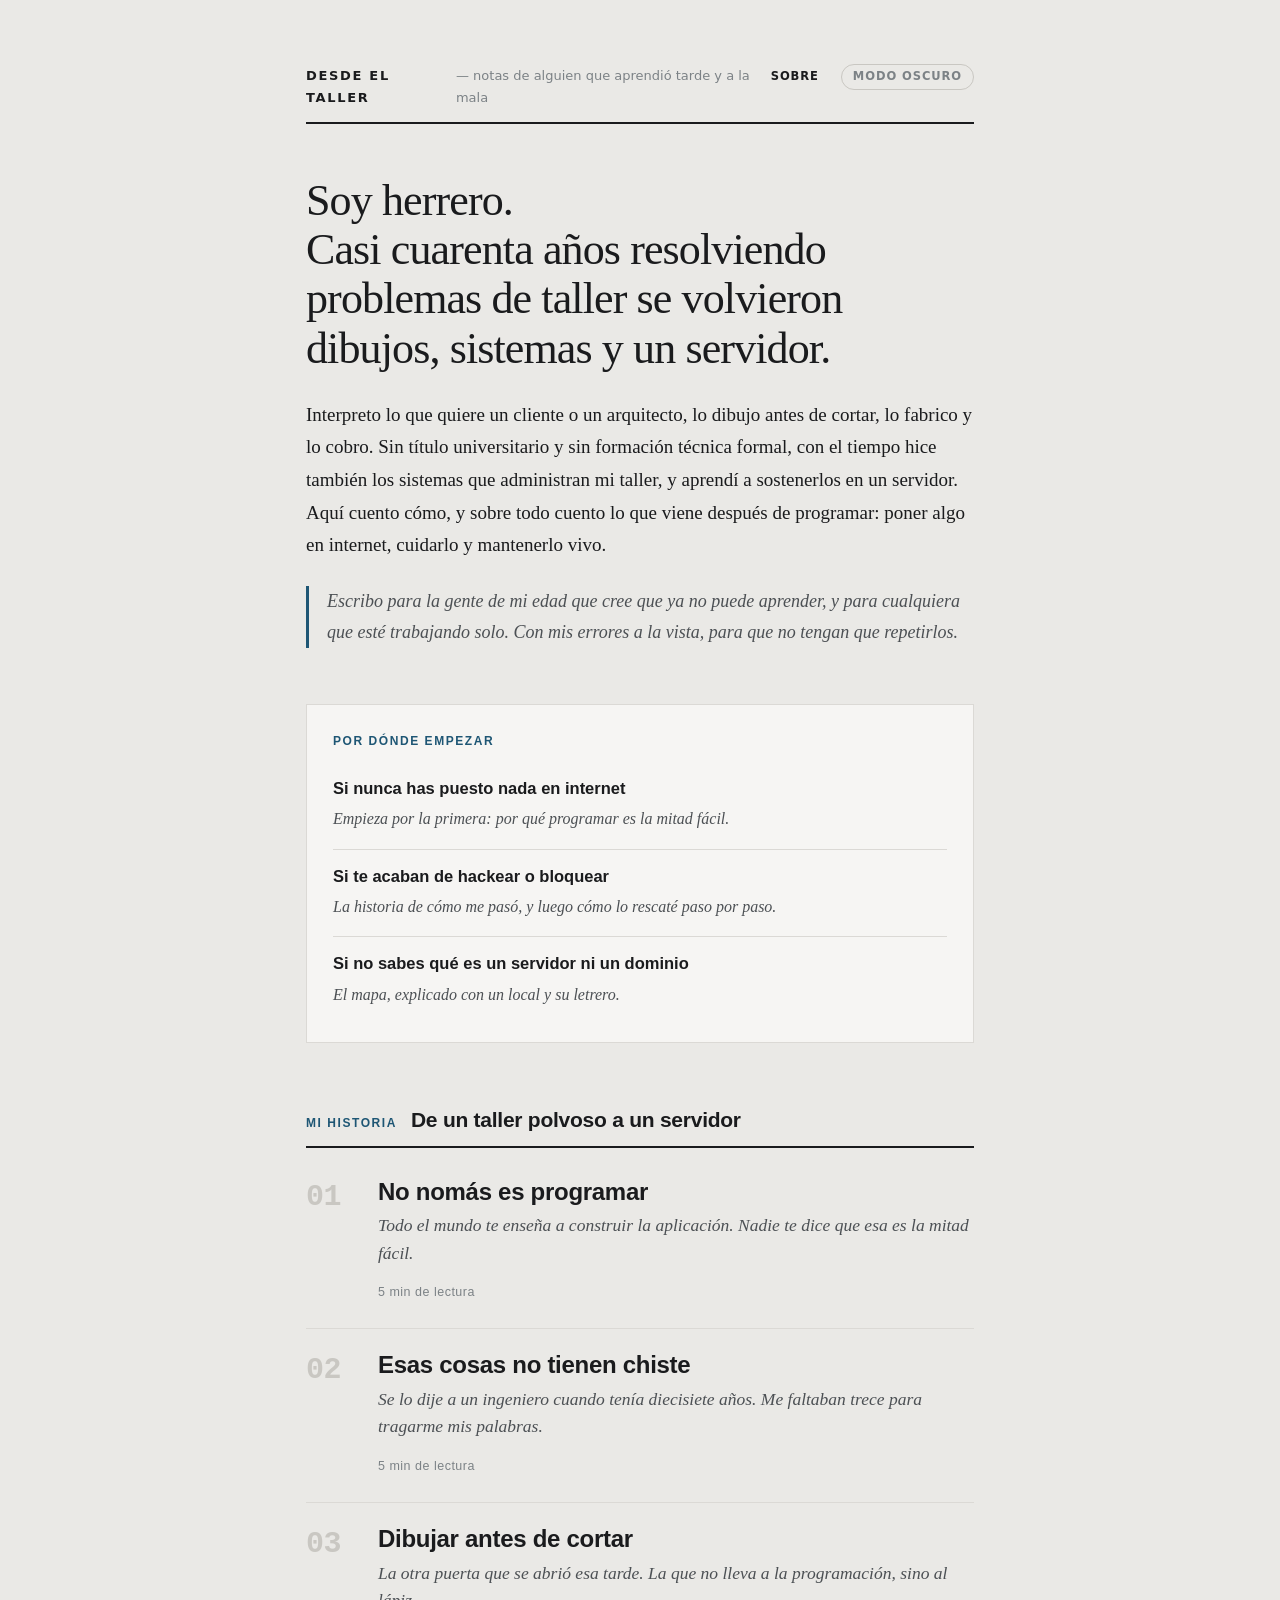
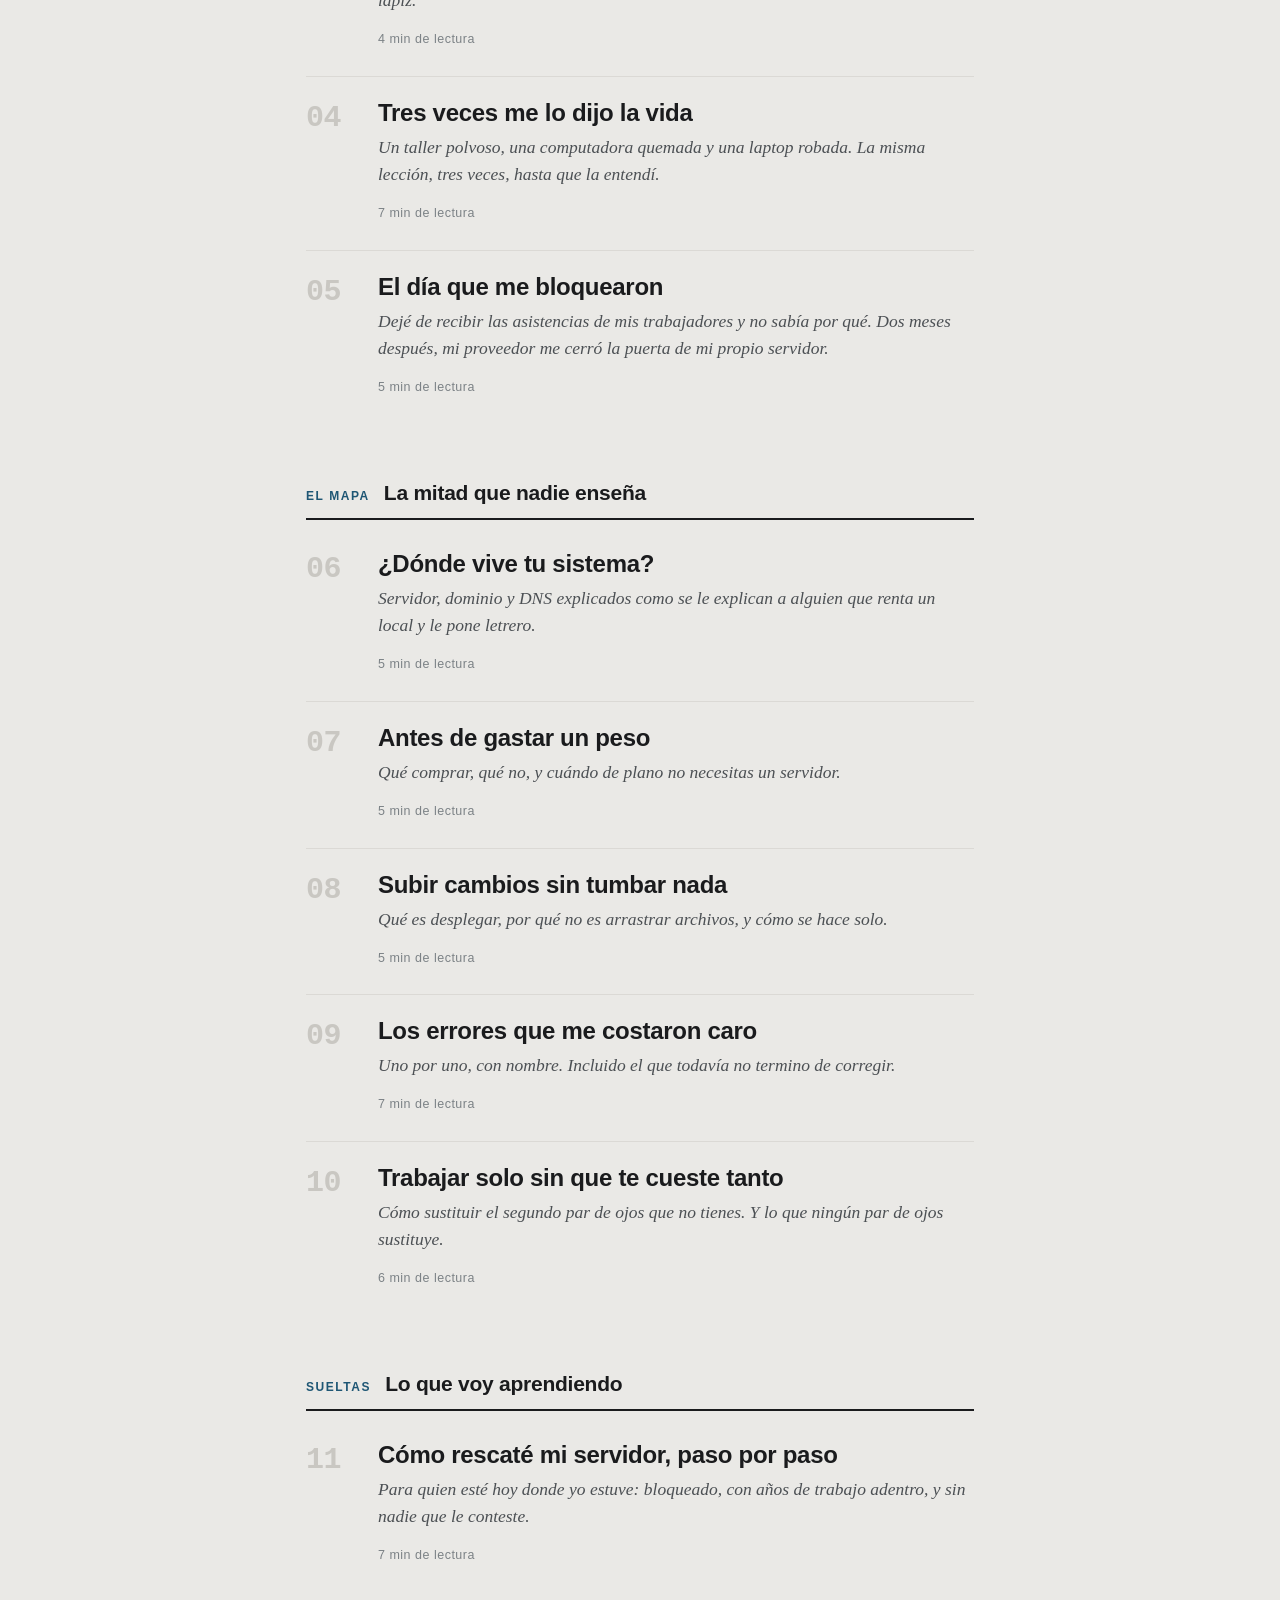
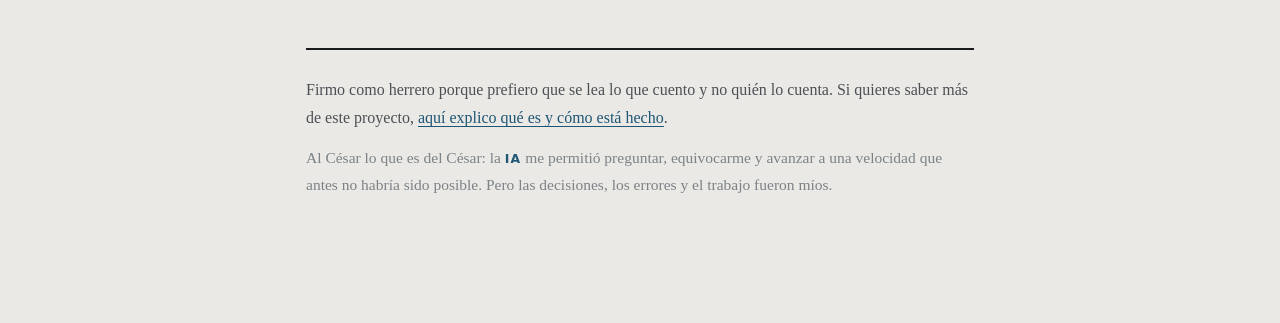
<file: index.html>
<!doctype html>
<html lang="es">
<head>
<meta charset="utf-8">
<meta name="viewport" content="width=device-width,initial-scale=1">
<title>Desde el taller</title>
<meta name="description" content="Un herrero que convirtió casi cuarenta años de taller en dibujos, sistemas y un servidor propio. Servidores, dominios, despliegues, respaldos, seguridad y errores explicados sin tecnicismos para quien empieza tarde y trabaja solo.">
<meta name="author" content="Desde el taller">
<meta property="og:type" content="website">
<meta property="og:site_name" content="Desde el taller">
<meta property="og:locale" content="es_MX">
<meta property="og:title" content="Desde el taller">
<meta property="og:description" content="Un herrero que convirtió casi cuarenta años de taller en dibujos, sistemas y un servidor propio. Servidores, dominios, despliegues, respaldos, seguridad y errores explicados sin tecnicismos para quien empieza tarde y trabaja solo.">
<meta name="twitter:card" content="summary_large_image">
<link rel="canonical" href="https://desdeeltaller.github.io/">
<meta property="og:url" content="https://desdeeltaller.github.io/">
<meta property="og:image" content="https://desdeeltaller.github.io/compartir.png">
<meta property="og:image:secure_url" content="https://desdeeltaller.github.io/compartir.png">
<meta property="og:image:type" content="image/png">
<meta property="og:image:width" content="1200">
<meta property="og:image:height" content="630">
<meta property="og:image:alt" content="Desde el taller: notas de un herrero sobre sistemas, servidores y errores">
<link rel="icon" href="favicon.svg" type="image/svg+xml">
<link rel="stylesheet" href="estilo.css?v=2">
<script src="tema.js?v=2"></script>
<script defer src="https://cloud.umami.is/script.js" data-website-id="abb454dd-8fa3-4690-bca2-e39be3b51432"></script>
</head>
<body>
<div class="hoja portada">

  <div class="marca">
    <span class="n">Desde el taller</span>
    <span class="s">— notas de alguien que aprendió tarde y a la mala</span>
    <a class="sobre-link" href="sobre.html">Sobre</a>
    <button class="tema" type="button">Modo oscuro</button>
  </div>

  <header class="presentacion">
    <h1>Soy herrero.<br>Casi cuarenta años resolviendo problemas de taller se volvieron dibujos, sistemas y un servidor.</h1>
    <p class="quien">
      Interpreto lo que quiere un cliente o un arquitecto, lo dibujo antes de
      cortar, lo fabrico y lo cobro. Sin título universitario y sin formación
      técnica formal, con el tiempo hice también los sistemas que administran mi
      taller, y aprendí a sostenerlos en un servidor. Aquí cuento cómo, y sobre
      todo cuento lo que viene después de programar: poner algo en internet,
      cuidarlo y mantenerlo vivo.
    </p>
    <p class="para">
      Escribo para la gente de mi edad que cree que ya no puede aprender, y
      para cualquiera que esté trabajando solo. Con mis errores a la vista,
      para que no tengan que repetirlos.
    </p>
  </header>

  <nav class="empieza" aria-label="Por dónde empezar">
    <h3>Por dónde empezar</h3>
    <div class="empieza-lista">
      <a href="entradas/01-no-nomas-es-programar.html">
        <b>Si nunca has puesto nada en internet</b>
        <span>Empieza por la primera: por qué programar es la mitad fácil.</span>
      </a>
      <a href="entradas/05-el-dia-que-me-bloquearon.html">
        <b>Si te acaban de hackear o bloquear</b>
        <span>La historia de cómo me pasó, y luego cómo lo rescaté paso por paso.</span>
      </a>
      <a href="entradas/06-donde-vive-tu-sistema.html">
        <b>Si no sabes qué es un servidor ni un dominio</b>
        <span>El mapa, explicado con un local y su letrero.</span>
      </a>
    </div>
  </nav>

  <section class="serie">
    <h2 class="serie-titulo"><span>Mi historia</span> De un taller polvoso a un servidor</h2>
    <ol class="indice">
      <li>
        <a href="entradas/01-no-nomas-es-programar.html">
          <span class="folio">01</span>
          <div>
            <h3>No nomás es programar</h3>
            <p>Todo el mundo te enseña a construir la aplicación. Nadie te dice que esa es la mitad fácil.</p>
            <span class="tiempo">5 min de lectura</span>
          </div>
        </a>
      </li>
      <li>
        <a href="entradas/02-esas-cosas-no-tienen-chiste.html">
          <span class="folio">02</span>
          <div>
            <h3>Esas cosas no tienen chiste</h3>
            <p>Se lo dije a un ingeniero cuando tenía diecisiete años. Me faltaban trece para tragarme mis palabras.</p>
            <span class="tiempo">5 min de lectura</span>
          </div>
        </a>
      </li>
      <li>
        <a href="entradas/03-dibujar-antes-de-cortar.html">
          <span class="folio">03</span>
          <div>
            <h3>Dibujar antes de cortar</h3>
            <p>La otra puerta que se abrió esa tarde. La que no lleva a la programación, sino al lápiz.</p>
            <span class="tiempo">4 min de lectura</span>
          </div>
        </a>
      </li>
      <li>
        <a href="entradas/04-tres-veces-me-lo-dijo-la-vida.html">
          <span class="folio">04</span>
          <div>
            <h3>Tres veces me lo dijo la vida</h3>
            <p>Un taller polvoso, una computadora quemada y una laptop robada. La misma lección, tres veces, hasta que la entendí.</p>
            <span class="tiempo">7 min de lectura</span>
          </div>
        </a>
      </li>
      <li>
        <a href="entradas/05-el-dia-que-me-bloquearon.html">
          <span class="folio">05</span>
          <div>
            <h3>El día que me bloquearon</h3>
            <p>Dejé de recibir las asistencias de mis trabajadores y no sabía por qué. Dos meses después, mi proveedor me cerró la puerta de mi propio servidor.</p>
            <span class="tiempo">5 min de lectura</span>
          </div>
        </a>
      </li>
    </ol>
  </section>

  <section class="serie">
    <h2 class="serie-titulo"><span>El mapa</span> La mitad que nadie enseña</h2>
    <ol class="indice">
      <li>
        <a href="entradas/06-donde-vive-tu-sistema.html">
          <span class="folio">06</span>
          <div>
            <h3>¿Dónde vive tu sistema?</h3>
            <p>Servidor, dominio y DNS explicados como se le explican a alguien que renta un local y le pone letrero.</p>
            <span class="tiempo">5 min de lectura</span>
          </div>
        </a>
      </li>
      <li>
        <a href="entradas/07-antes-de-gastar-un-peso.html">
          <span class="folio">07</span>
          <div>
            <h3>Antes de gastar un peso</h3>
            <p>Qué comprar, qué no, y cuándo de plano no necesitas un servidor.</p>
            <span class="tiempo">5 min de lectura</span>
          </div>
        </a>
      </li>
      <li>
        <a href="entradas/08-subir-cambios-sin-tumbar-nada.html">
          <span class="folio">08</span>
          <div>
            <h3>Subir cambios sin tumbar nada</h3>
            <p>Qué es desplegar, por qué no es arrastrar archivos, y cómo se hace solo.</p>
            <span class="tiempo">5 min de lectura</span>
          </div>
        </a>
      </li>
      <li>
        <a href="entradas/09-los-errores-que-me-costaron-caro.html">
          <span class="folio">09</span>
          <div>
            <h3>Los errores que me costaron caro</h3>
            <p>Uno por uno, con nombre. Incluido el que todavía no termino de corregir.</p>
            <span class="tiempo">7 min de lectura</span>
          </div>
        </a>
      </li>
      <li>
        <a href="entradas/10-trabajar-solo-sin-que-te-cueste-tanto.html">
          <span class="folio">10</span>
          <div>
            <h3>Trabajar solo sin que te cueste tanto</h3>
            <p>Cómo sustituir el segundo par de ojos que no tienes. Y lo que ningún par de ojos sustituye.</p>
            <span class="tiempo">6 min de lectura</span>
          </div>
        </a>
      </li>
    </ol>
  </section>

  <section class="serie">
    <h2 class="serie-titulo"><span>Sueltas</span> Lo que voy aprendiendo</h2>
    <ol class="indice">
      <li>
        <a href="entradas/11-como-rescate-mi-servidor.html">
          <span class="folio">11</span>
          <div>
            <h3>Cómo rescaté mi servidor, paso por paso</h3>
            <p>Para quien esté hoy donde yo estuve: bloqueado, con años de trabajo adentro, y sin nadie que le conteste.</p>
            <span class="tiempo">7 min de lectura</span>
          </div>
        </a>
      </li>
    </ol>
  </section>

  <footer class="pie">
    <p>
      Firmo como herrero porque prefiero que se lea lo que cuento y no quién lo
      cuenta. Si quieres saber más de este proyecto, <a href="sobre.html">aquí
      explico qué es y cómo está hecho</a>.
    </p>
    <p class="pie-ia">
      Al César lo que es del César: la <span class="ia">IA</span> me permitió
      preguntar, equivocarme y avanzar a una velocidad que antes no habría sido
      posible. Pero las decisiones, los errores y el trabajo fueron míos.
    </p>
  </footer>

</div>
</body>
</html>
</file>
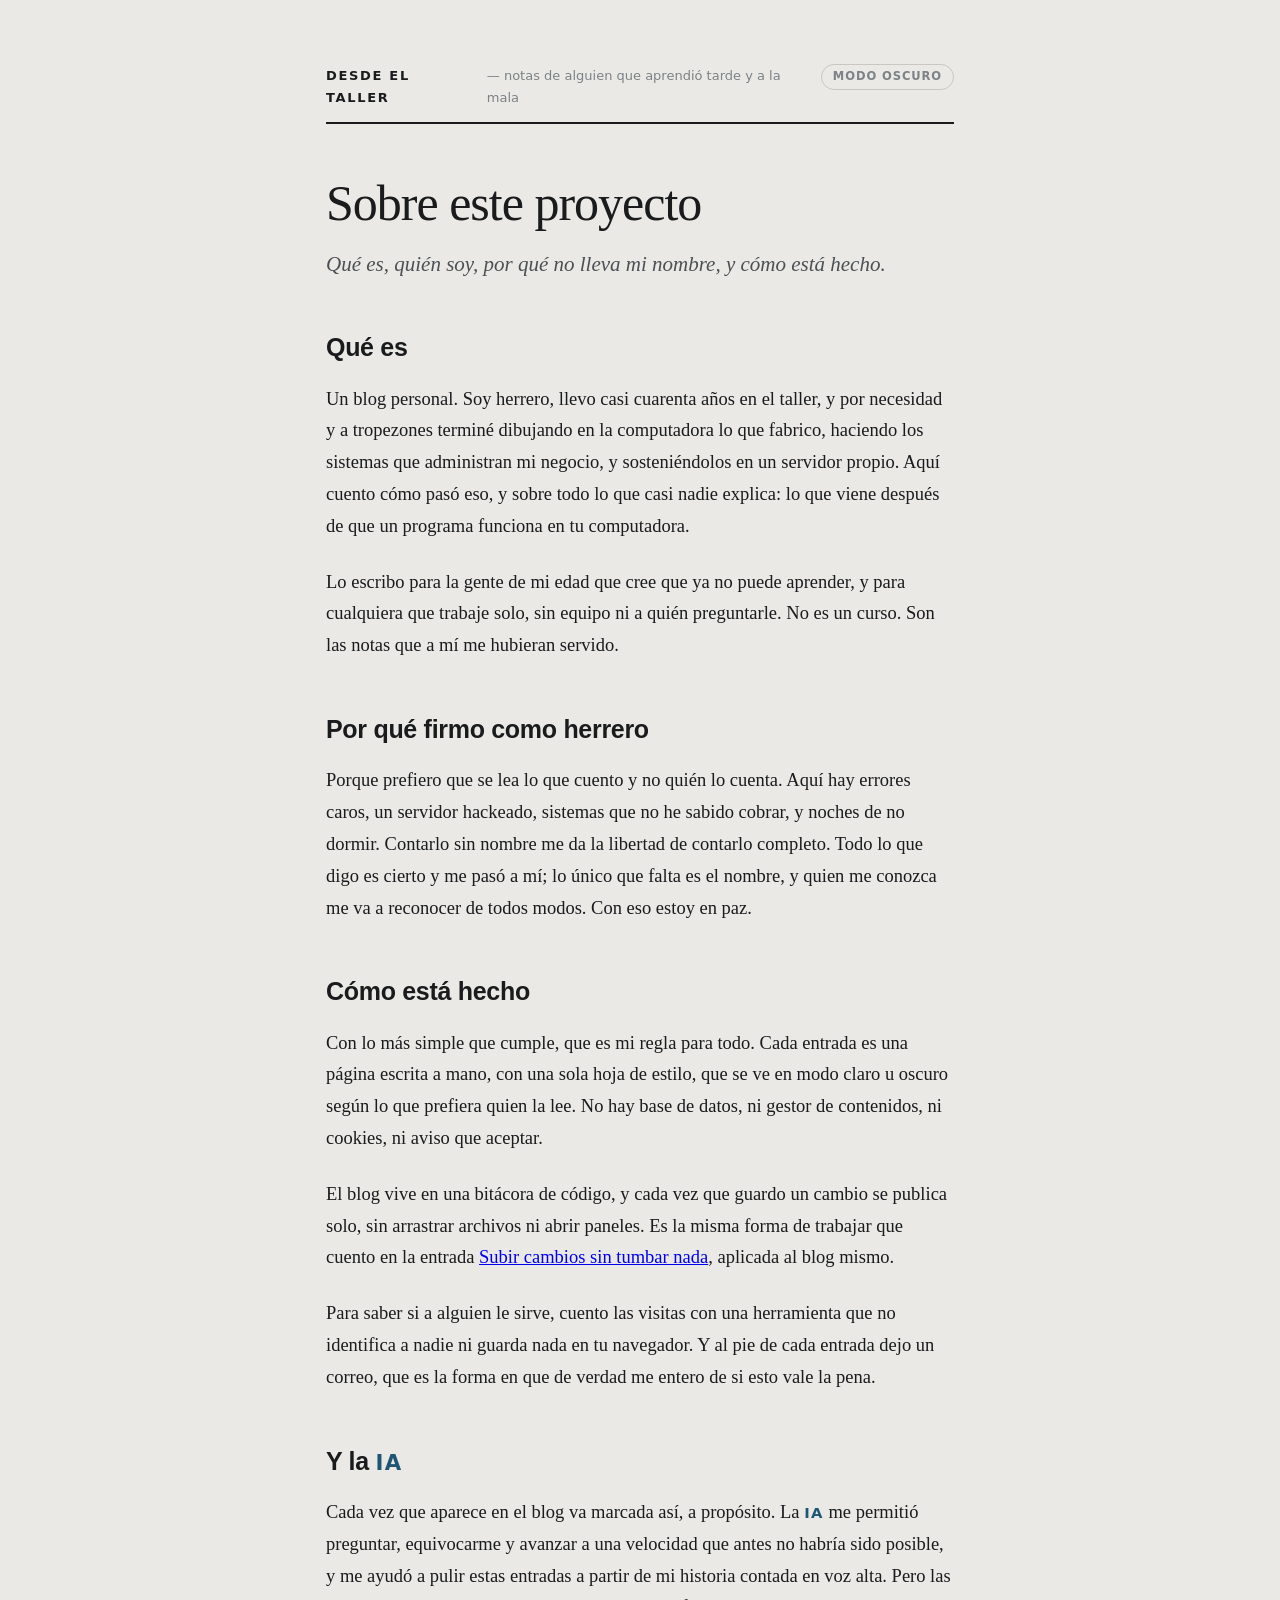
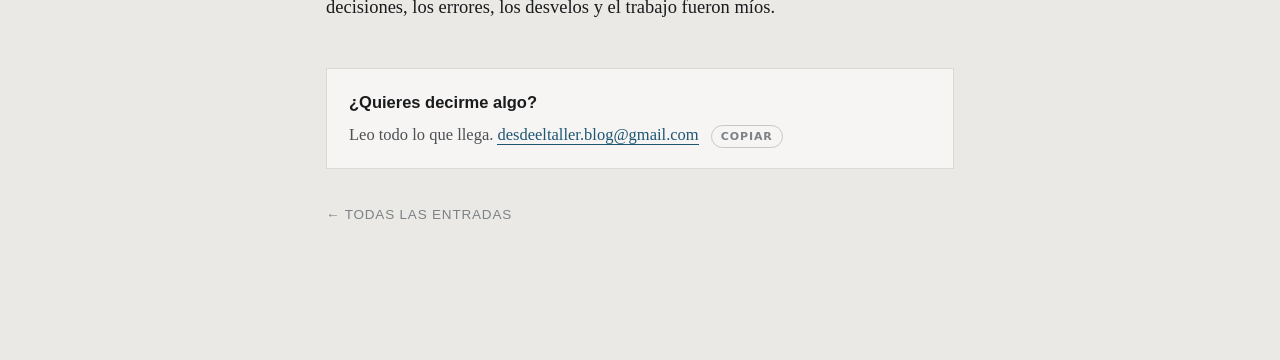
<file: sobre.html>
<!doctype html>
<html lang="es">
<head>
<meta charset="utf-8">
<meta name="viewport" content="width=device-width,initial-scale=1">
<title>Sobre este proyecto · Desde el taller</title>
<meta name="description" content="Qué es Desde el taller, quién soy, por qué firmo como herrero y cómo está hecho: un blog estático, sin cookies, publicado desde una bitácora de código.">
<meta name="author" content="Desde el taller">
<meta property="og:type" content="website">
<meta property="og:site_name" content="Desde el taller">
<meta property="og:locale" content="es_MX">
<meta property="og:title" content="Sobre este proyecto">
<meta property="og:description" content="Qué es Desde el taller, quién soy, por qué firmo como herrero y cómo está hecho.">
<meta name="twitter:card" content="summary_large_image">
<link rel="canonical" href="https://desdeeltaller.github.io/sobre.html">
<meta property="og:url" content="https://desdeeltaller.github.io/sobre.html">
<meta property="og:image" content="https://desdeeltaller.github.io/compartir.png">
<meta property="og:image:secure_url" content="https://desdeeltaller.github.io/compartir.png">
<meta property="og:image:type" content="image/png">
<meta property="og:image:width" content="1200">
<meta property="og:image:height" content="630">
<meta property="og:image:alt" content="Desde el taller: notas de un herrero sobre sistemas, servidores y errores">
<link rel="icon" href="favicon.svg" type="image/svg+xml">
<link rel="stylesheet" href="estilo.css?v=2">
<script src="tema.js?v=2"></script>
<script defer src="https://cloud.umami.is/script.js" data-website-id="abb454dd-8fa3-4690-bca2-e39be3b51432"></script>
</head>
<body>
<div class="hoja">

  <div class="marca">
    <a class="n" href="./">Desde el taller</a>
    <span class="s">— notas de alguien que aprendió tarde y a la mala</span>
    <button class="tema" type="button">Modo oscuro</button>
  </div>

  <div class="entradilla">
    <h1>Sobre este proyecto</h1>
    <p class="bajada">
      Qué es, quién soy, por qué no lleva mi nombre, y cómo está hecho.
    </p>
  </div>

  <h2>Qué es</h2>

  <p>
    Un blog personal. Soy herrero, llevo casi cuarenta años en el taller, y por
    necesidad y a tropezones terminé dibujando en la computadora lo que
    fabrico, haciendo los sistemas que administran mi negocio, y sosteniéndolos
    en un servidor propio. Aquí cuento cómo pasó eso, y sobre todo lo que casi
    nadie explica: lo que viene después de que un programa funciona en tu
    computadora.
  </p>

  <p>
    Lo escribo para la gente de mi edad que cree que ya no puede aprender, y
    para cualquiera que trabaje solo, sin equipo ni a quién preguntarle. No es
    un curso. Son las notas que a mí me hubieran servido.
  </p>

  <h2>Por qué firmo como herrero</h2>

  <p>
    Porque prefiero que se lea lo que cuento y no quién lo cuenta. Aquí hay
    errores caros, un servidor hackeado, sistemas que no he sabido cobrar, y
    noches de no dormir. Contarlo sin nombre me da la libertad de contarlo
    completo. Todo lo que digo es cierto y me pasó a mí; lo único que falta es
    el nombre, y quien me conozca me va a reconocer de todos modos. Con eso
    estoy en paz.
  </p>

  <h2>Cómo está hecho</h2>

  <p>
    Con lo más simple que cumple, que es mi regla para todo. Cada entrada es
    una página escrita a mano, con una sola hoja de estilo, que se ve en modo
    claro u oscuro según lo que prefiera quien la lee. No hay base de datos, ni
    gestor de contenidos, ni cookies, ni aviso que aceptar.
  </p>

  <p>
    El blog vive en una bitácora de código, y cada vez que guardo un cambio se
    publica solo, sin arrastrar archivos ni abrir paneles. Es la misma forma de
    trabajar que cuento en la entrada
    <a href="entradas/08-subir-cambios-sin-tumbar-nada.html">Subir cambios sin
    tumbar nada</a>, aplicada al blog mismo.
  </p>

  <p>
    Para saber si a alguien le sirve, cuento las visitas con una herramienta
    que no identifica a nadie ni guarda nada en tu navegador. Y al pie de cada
    entrada dejo un correo, que es la forma en que de verdad me entero de si
    esto vale la pena.
  </p>

  <h2>Y la <span class="ia">IA</span></h2>

  <p>
    Cada vez que aparece en el blog va marcada así, a propósito. La
    <span class="ia">IA</span> me permitió preguntar, equivocarme y avanzar a
    una velocidad que antes no habría sido posible, y me ayudó a pulir estas
    entradas a partir de mi historia contada en voz alta. Pero las decisiones,
    los errores, los desvelos y el trabajo fueron míos.
  </p>

  <div class="escribeme">
    <span>¿Quieres decirme algo?</span>
    Leo todo lo que llega. <a href="mailto:desdeeltaller.blog@gmail.com?subject=Sobre%20el%20blog">desdeeltaller.blog@gmail.com</a>
    <button class="copiar" type="button" data-correo="desdeeltaller.blog@gmail.com">Copiar</button>
  </div>

  <p class="volver"><a href="./">Todas las entradas</a></p>

</div>
</body>
</html>
</file>
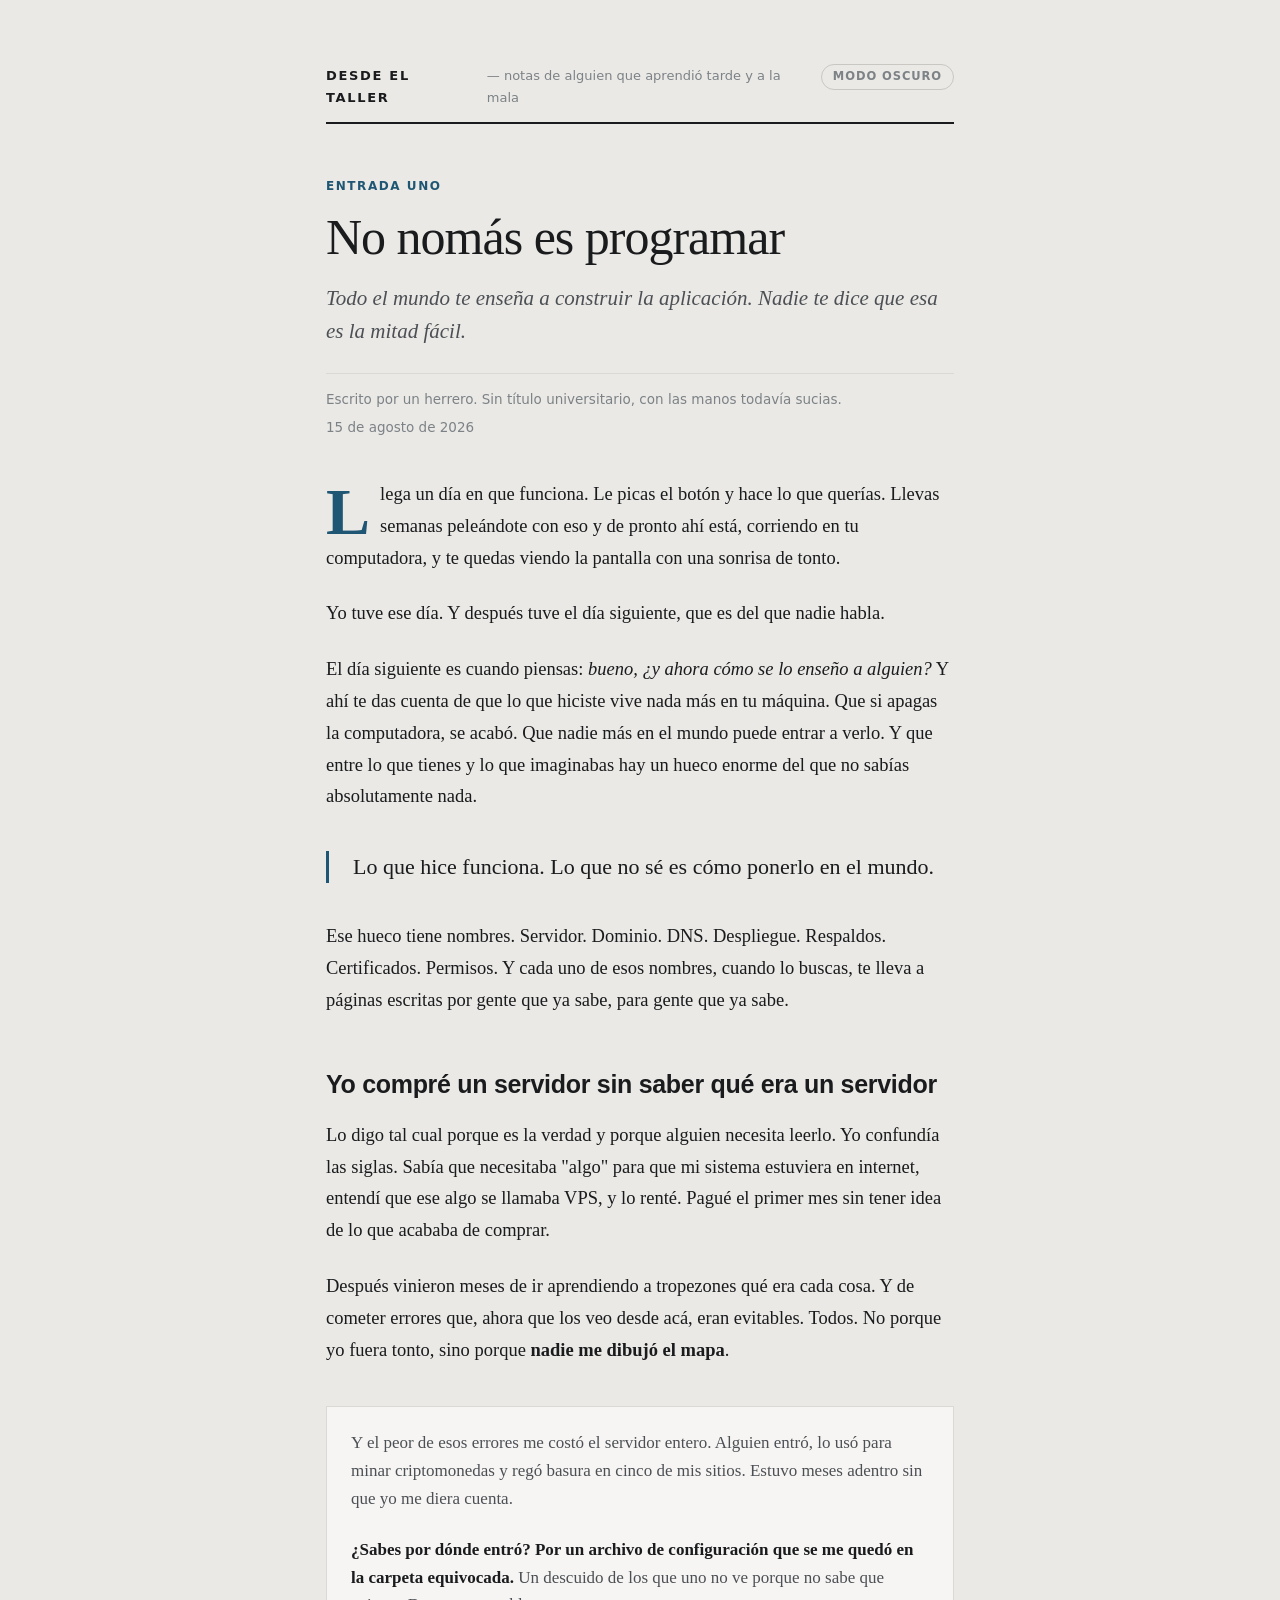
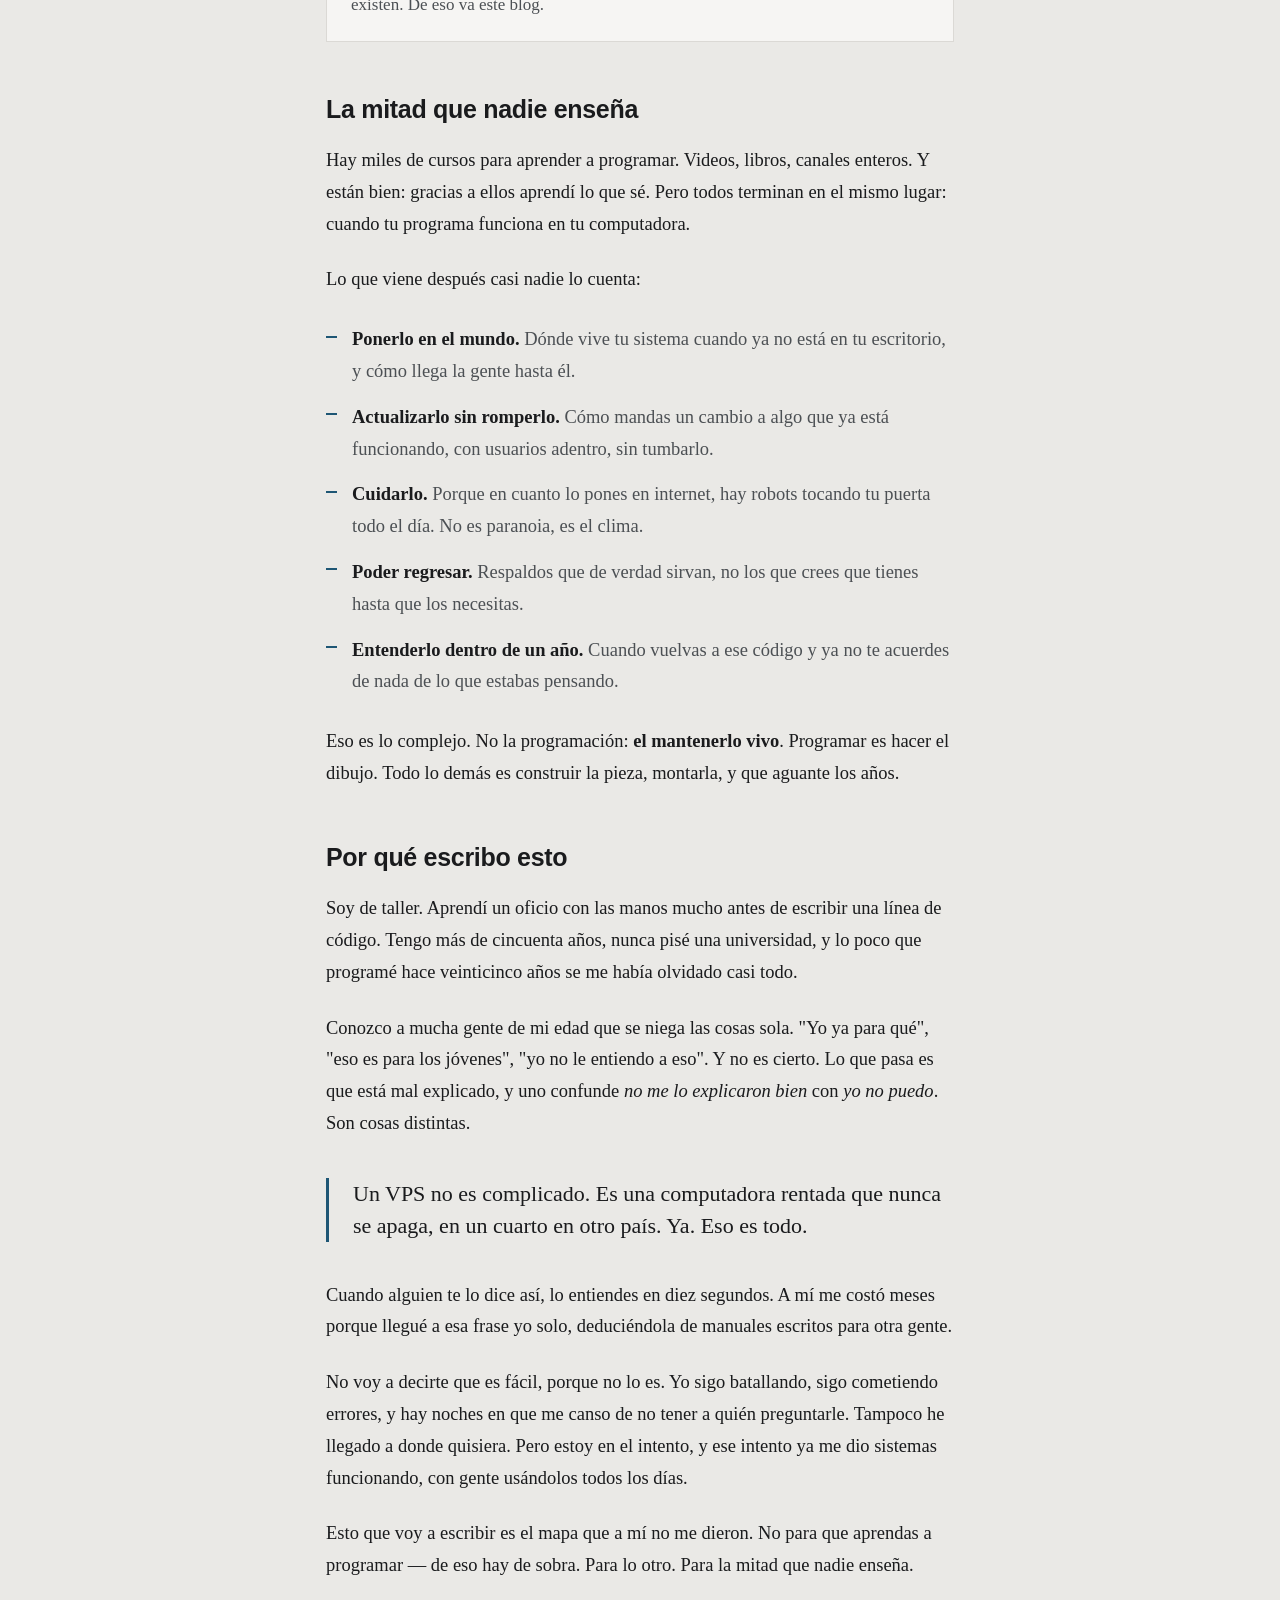
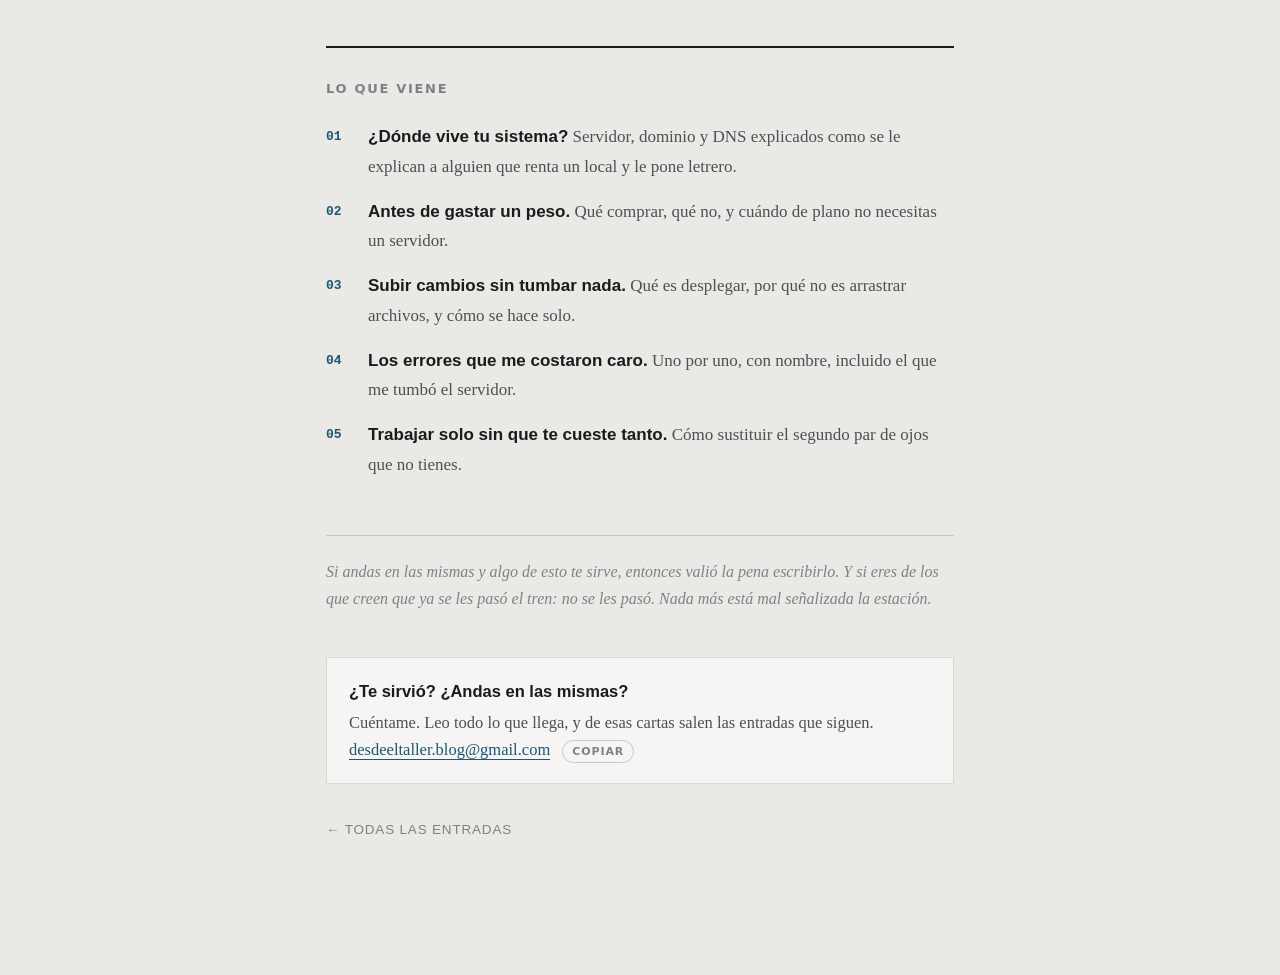
<file: entradas/01-no-nomas-es-programar.html>
<!doctype html>
<html lang="es">
<head>
<meta charset="utf-8">
<meta name="viewport" content="width=device-width,initial-scale=1">
<title>No nomás es programar · Desde el taller</title>
<meta name="description" content="Aprender a programar es la mitad fácil. Servidor, dominio, despliegue, respaldos y seguridad: la mitad que nadie enseña, contada por un herrero autodidacta que aprendió después de los 50.">
<meta name="author" content="Desde el taller">
<meta property="og:type" content="article">
<meta property="og:site_name" content="Desde el taller">
<meta property="og:locale" content="es_MX">
<meta property="og:title" content="No nomás es programar">
<meta property="og:description" content="Aprender a programar es la mitad fácil. Servidor, dominio, despliegue, respaldos y seguridad: la mitad que nadie enseña, contada por un herrero autodidacta que aprendió después de los 50.">
<meta name="twitter:card" content="summary_large_image">
<link rel="canonical" href="https://desdeeltaller.github.io/entradas/01-no-nomas-es-programar.html">
<meta property="og:url" content="https://desdeeltaller.github.io/entradas/01-no-nomas-es-programar.html">
<meta property="og:image" content="https://desdeeltaller.github.io/compartir.png">
<meta property="og:image:secure_url" content="https://desdeeltaller.github.io/compartir.png">
<meta property="og:image:type" content="image/png">
<meta property="og:image:width" content="1200">
<meta property="og:image:height" content="630">
<meta property="og:image:alt" content="Desde el taller: notas de un herrero sobre sistemas, servidores y errores">
<meta property="article:published_time" content="2026-08-15">
<link rel="icon" href="../favicon.svg" type="image/svg+xml">
<link rel="stylesheet" href="../estilo.css?v=2">
<script src="../tema.js?v=2"></script>
<script defer src="https://cloud.umami.is/script.js" data-website-id="abb454dd-8fa3-4690-bca2-e39be3b51432"></script>
</head>
<body>
<div class="hoja">

  <div class="marca">
    <a class="n" href="../">Desde el taller</a>
    <span class="s">— notas de alguien que aprendió tarde y a la mala</span>
    <button class="tema" type="button">Modo oscuro</button>
  </div>

  <div class="entradilla">
    <span class="num">Entrada uno</span>
    <h1>No nomás es programar</h1>
    <p class="bajada">
      Todo el mundo te enseña a construir la aplicación. Nadie te dice que esa
      es la mitad fácil.
    </p>
    <p class="firma">
      Escrito por un herrero. Sin título universitario, con las manos todavía sucias.
      <time datetime="2026-08-15">15 de agosto de 2026</time>
    </p>
  </div>

  <p class="primera">
    Llega un día en que funciona. Le picas el botón y hace lo que querías. Llevas
    semanas peleándote con eso y de pronto ahí está, corriendo en tu computadora,
    y te quedas viendo la pantalla con una sonrisa de tonto.
  </p>

  <p>
    Yo tuve ese día. Y después tuve el día siguiente, que es del que nadie habla.
  </p>

  <p>
    El día siguiente es cuando piensas: <em>bueno, ¿y ahora cómo se lo enseño a
    alguien?</em> Y ahí te das cuenta de que lo que hiciste vive nada más en tu
    máquina. Que si apagas la computadora, se acabó. Que nadie más en el mundo
    puede entrar a verlo. Y que entre lo que tienes y lo que imaginabas hay un
    hueco enorme del que no sabías absolutamente nada.
  </p>

  <blockquote>
    <p>Lo que hice funciona. Lo que no sé es cómo ponerlo en el mundo.</p>
  </blockquote>

  <p>
    Ese hueco tiene nombres. Servidor. Dominio. DNS. Despliegue. Respaldos.
    Certificados. Permisos. Y cada uno de esos nombres, cuando lo buscas, te
    lleva a páginas escritas por gente que ya sabe, para gente que ya sabe.
  </p>

  <h2>Yo compré un servidor sin saber qué era un servidor</h2>

  <p>
    Lo digo tal cual porque es la verdad y porque alguien necesita leerlo. Yo
    confundía las siglas. Sabía que necesitaba "algo" para que mi sistema
    estuviera en internet, entendí que ese algo se llamaba VPS, y lo renté.
    Pagué el primer mes sin tener idea de lo que acababa de comprar.
  </p>

  <p>
    Después vinieron meses de ir aprendiendo a tropezones qué era cada cosa. Y
    de cometer errores que, ahora que los veo desde acá, eran evitables. Todos.
    No porque yo fuera tonto, sino porque <strong>nadie me dibujó el mapa</strong>.
  </p>

  <div class="aparte">
    <p>
      Y el peor de esos errores me costó el servidor entero. Alguien entró, lo
      usó para minar criptomonedas y regó basura en cinco de mis sitios. Estuvo
      meses adentro sin que yo me diera cuenta.
    </p>
    <p>
      <b>¿Sabes por dónde entró? Por un archivo de configuración que se me quedó
      en la carpeta equivocada.</b> Un descuido de los que uno no ve porque no
      sabe que existen. De eso va este blog.
    </p>
  </div>

  <h2>La mitad que nadie enseña</h2>

  <p>
    Hay miles de cursos para aprender a programar. Videos, libros, canales
    enteros. Y están bien: gracias a ellos aprendí lo que sé. Pero todos
    terminan en el mismo lugar: cuando tu programa funciona en tu computadora.
  </p>

  <p>
    Lo que viene después casi nadie lo cuenta:
  </p>

  <ul class="lista">
    <li><b>Ponerlo en el mundo.</b> Dónde vive tu sistema cuando ya no está en tu escritorio, y cómo llega la gente hasta él.</li>
    <li><b>Actualizarlo sin romperlo.</b> Cómo mandas un cambio a algo que ya está funcionando, con usuarios adentro, sin tumbarlo.</li>
    <li><b>Cuidarlo.</b> Porque en cuanto lo pones en internet, hay robots tocando tu puerta todo el día. No es paranoia, es el clima.</li>
    <li><b>Poder regresar.</b> Respaldos que de verdad sirvan, no los que crees que tienes hasta que los necesitas.</li>
    <li><b>Entenderlo dentro de un año.</b> Cuando vuelvas a ese código y ya no te acuerdes de nada de lo que estabas pensando.</li>
  </ul>

  <p>
    Eso es lo complejo. No la programación: <strong>el mantenerlo vivo</strong>.
    Programar es hacer el dibujo. Todo lo demás es construir la pieza, montarla,
    y que aguante los años.
  </p>

  <h2>Por qué escribo esto</h2>

  <p>
    Soy de taller. Aprendí un oficio con las manos mucho antes de escribir una
    línea de código. Tengo más de cincuenta años, nunca pisé una universidad, y
    lo poco que programé hace veinticinco años se me había olvidado casi todo.
  </p>

  <p>
    Conozco a mucha gente de mi edad que se niega las cosas sola. "Yo ya para
    qué", "eso es para los jóvenes", "yo no le entiendo a eso". Y no es cierto.
    Lo que pasa es que está mal explicado, y uno confunde <em>no me lo
    explicaron bien</em> con <em>yo no puedo</em>. Son cosas distintas.
  </p>

  <blockquote>
    <p>
      Un VPS no es complicado. Es una computadora rentada que nunca se apaga, en
      un cuarto en otro país. Ya. Eso es todo.
    </p>
  </blockquote>

  <p>
    Cuando alguien te lo dice así, lo entiendes en diez segundos. A mí me costó
    meses porque llegué a esa frase yo solo, deduciéndola de manuales escritos
    para otra gente.
  </p>

  <p>
    No voy a decirte que es fácil, porque no lo es. Yo sigo batallando, sigo
    cometiendo errores, y hay noches en que me canso de no tener a quién
    preguntarle. Tampoco he llegado a donde quisiera. Pero estoy en el intento,
    y ese intento ya me dio sistemas funcionando, con gente usándolos todos los
    días.
  </p>

  <p>
    Esto que voy a escribir es el mapa que a mí no me dieron. No para que
    aprendas a programar — de eso hay de sobra. Para lo otro. Para la mitad que
    nadie enseña.
  </p>

  <div class="proximas">
    <h3>Lo que viene</h3>
    <ol>
      <li><b>¿Dónde vive tu sistema?</b> Servidor, dominio y DNS explicados como se le explican a alguien que renta un local y le pone letrero.</li>
      <li><b>Antes de gastar un peso.</b> Qué comprar, qué no, y cuándo de plano no necesitas un servidor.</li>
      <li><b>Subir cambios sin tumbar nada.</b> Qué es desplegar, por qué no es arrastrar archivos, y cómo se hace solo.</li>
      <li><b>Los errores que me costaron caro.</b> Uno por uno, con nombre, incluido el que me tumbó el servidor.</li>
      <li><b>Trabajar solo sin que te cueste tanto.</b> Cómo sustituir el segundo par de ojos que no tienes.</li>
    </ol>
  </div>

  <p class="cierre">
    Si andas en las mismas y algo de esto te sirve, entonces valió la pena
    escribirlo. Y si eres de los que creen que ya se les pasó el tren: no se les
    pasó. Nada más está mal señalizada la estación.
  </p>

  <div class="escribeme">
    <span>¿Te sirvió? ¿Andas en las mismas?</span>
    Cuéntame. Leo todo lo que llega, y de esas cartas salen las entradas que
    siguen. <a href="mailto:desdeeltaller.blog@gmail.com?subject=Sobre%20%22No%20nom%C3%A1s%20es%20programar%22">desdeeltaller.blog@gmail.com</a>
    <button class="copiar" type="button" data-correo="desdeeltaller.blog@gmail.com">Copiar</button>
  </div>

  <p class="volver"><a href="../">Todas las entradas</a></p>

</div>
</body>
</html>
</file>
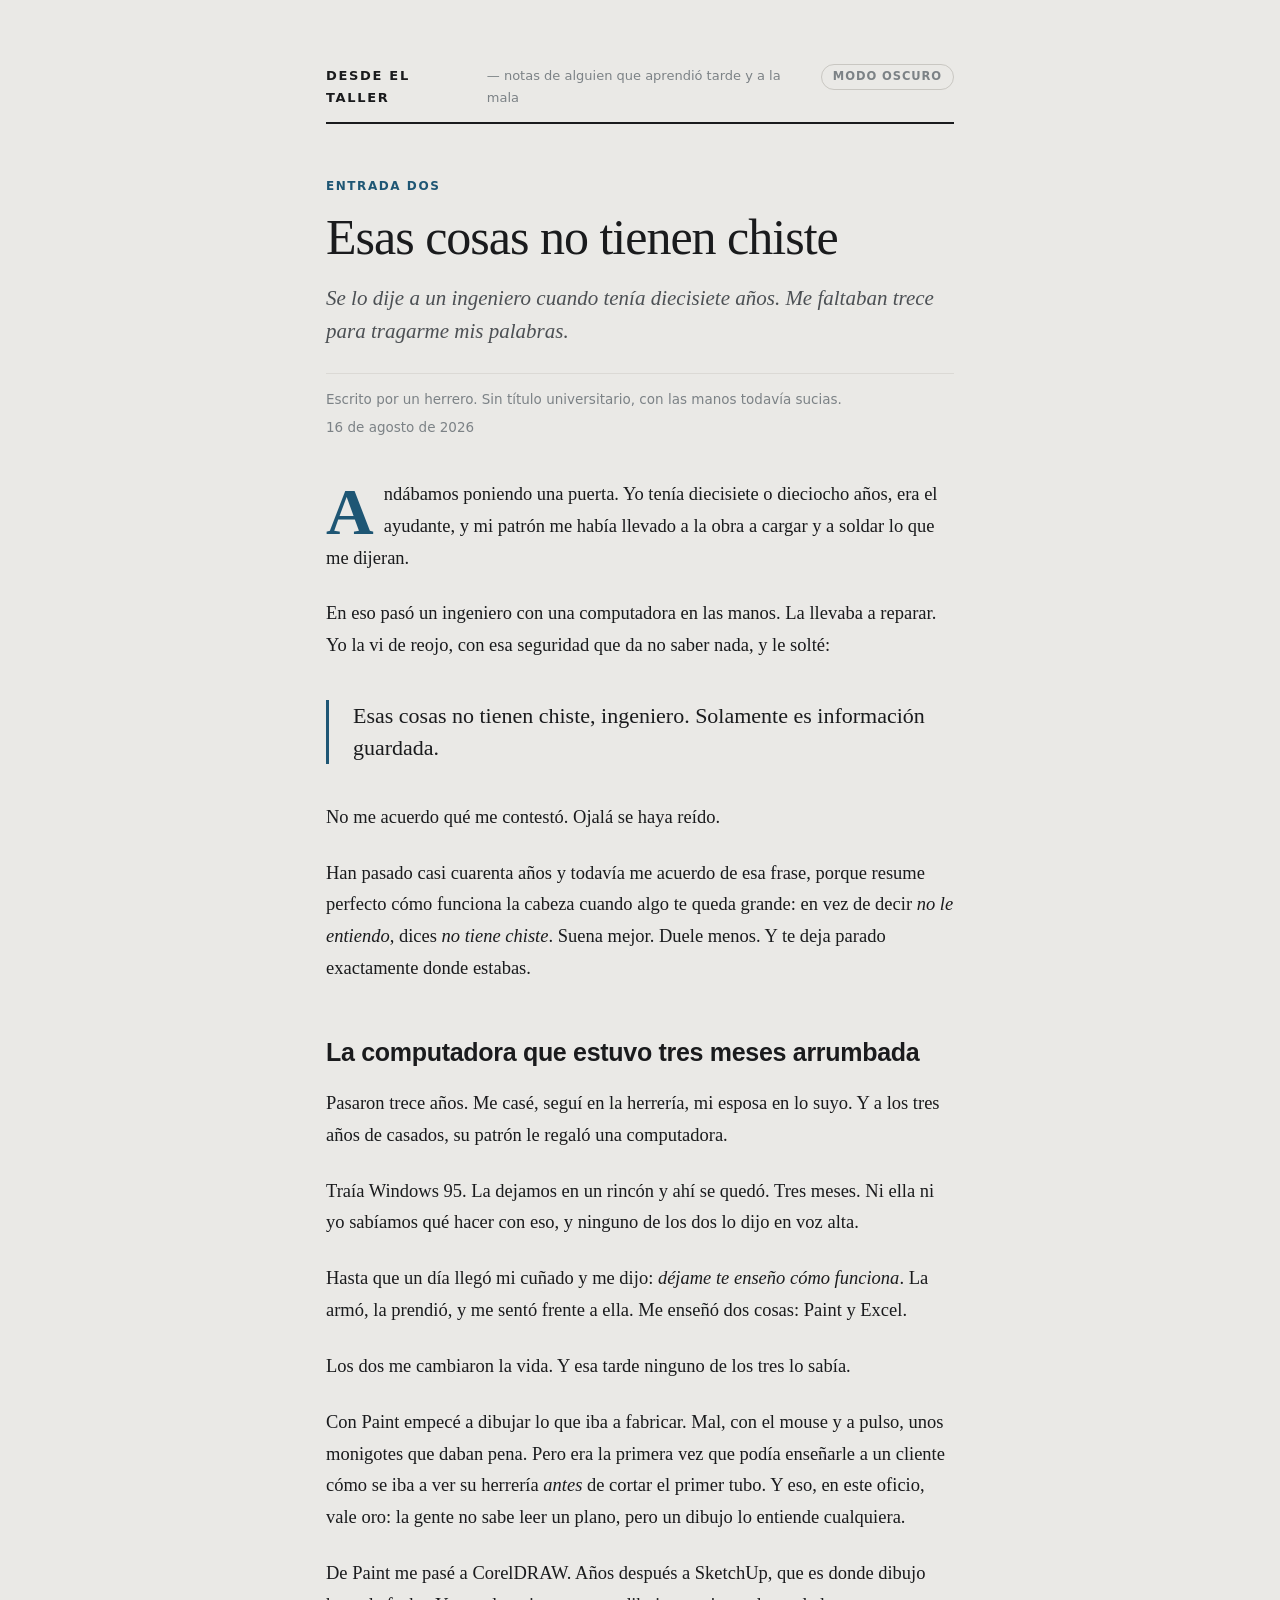
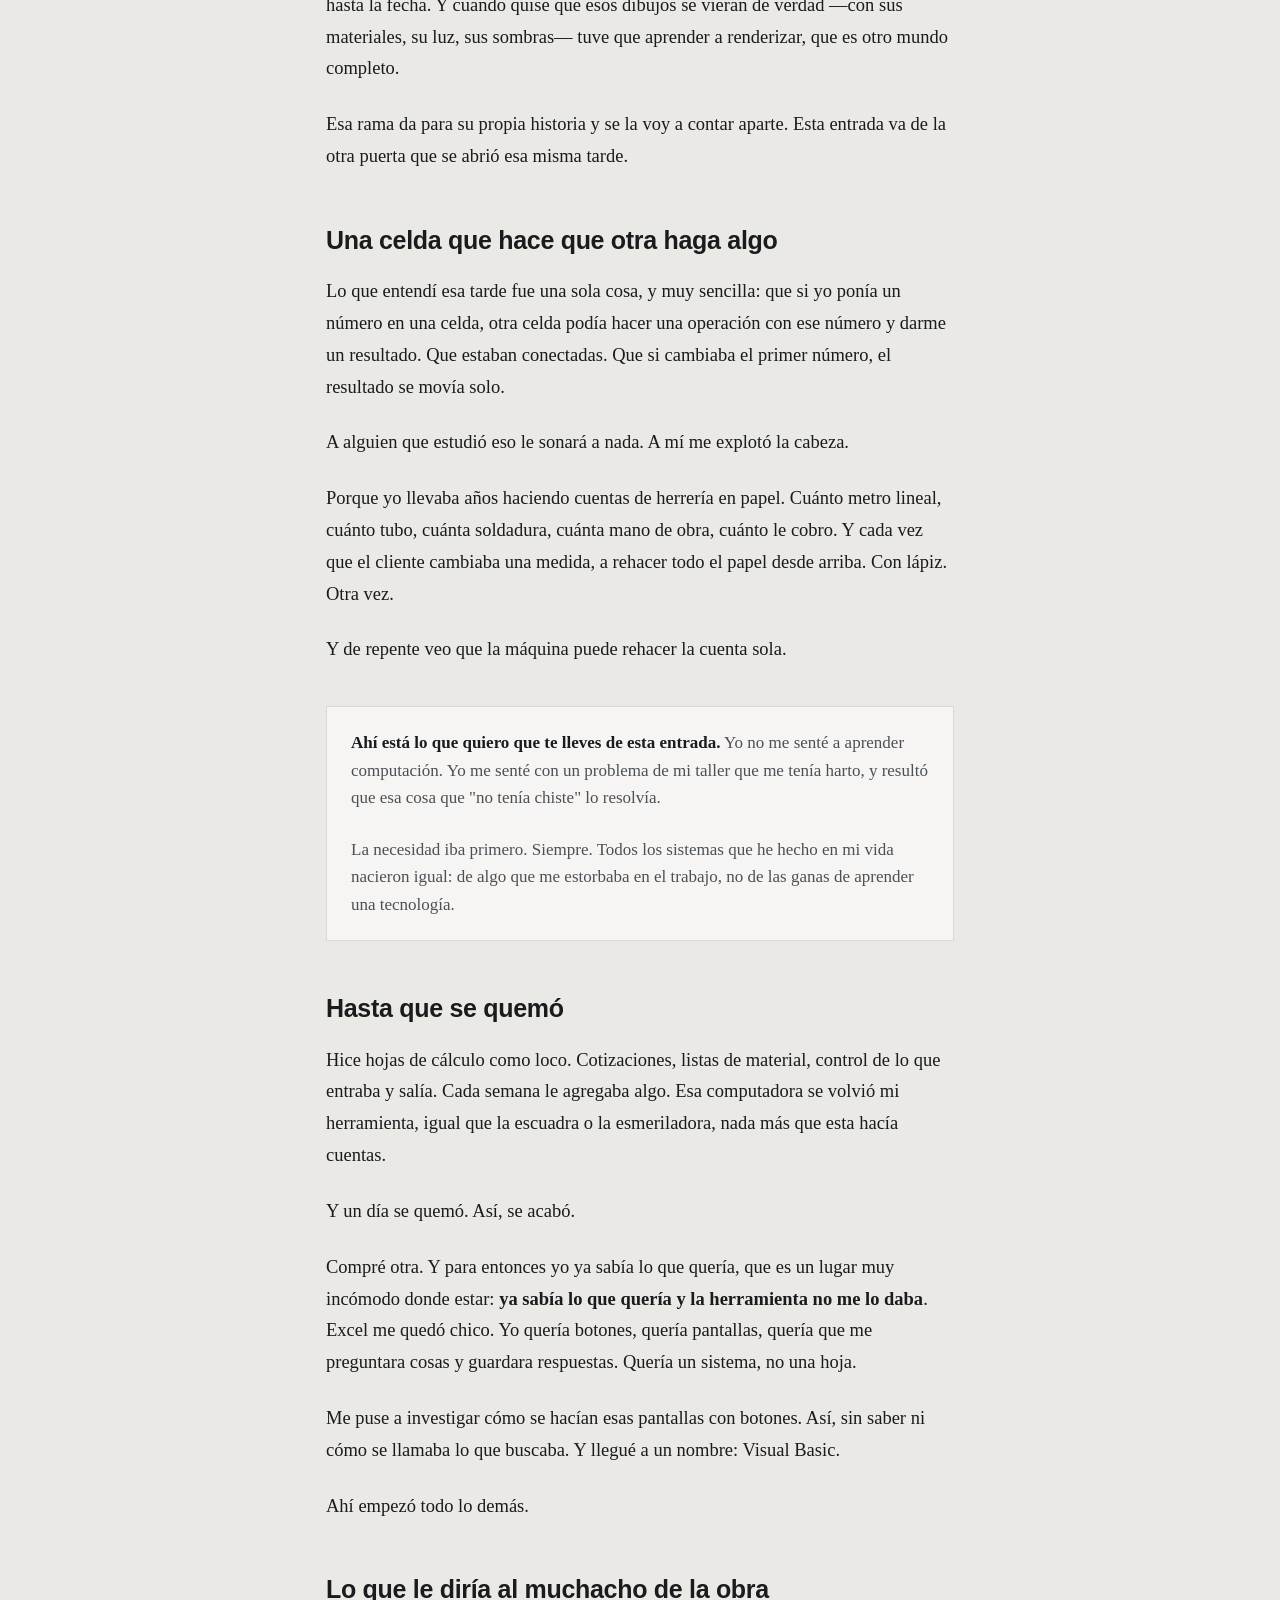
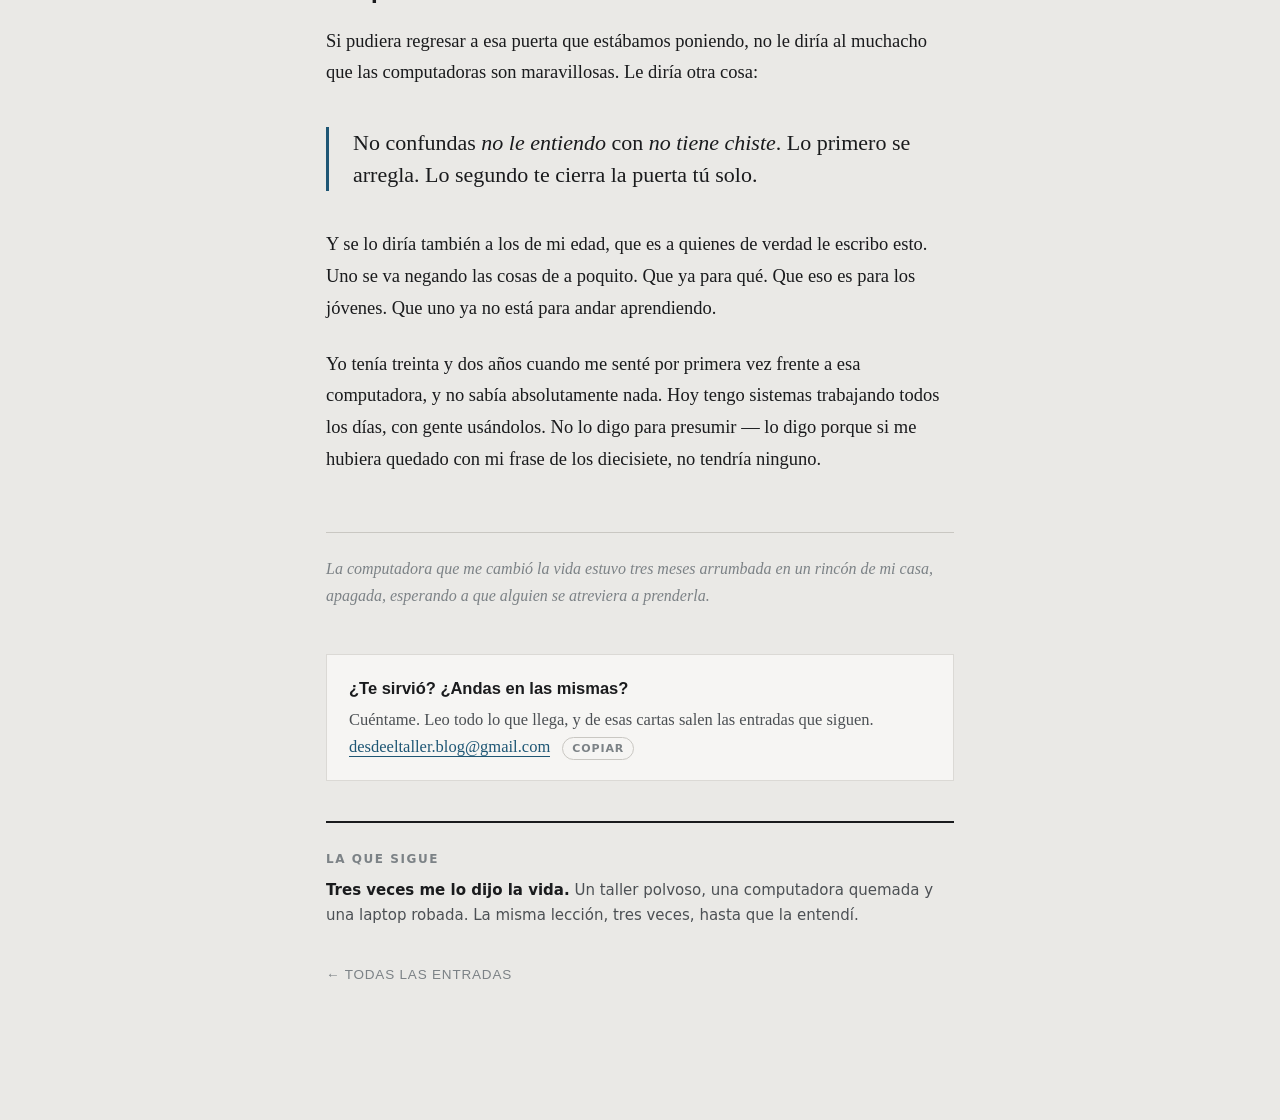
<file: entradas/02-esas-cosas-no-tienen-chiste.html>
<!doctype html>
<html lang="es">
<head>
<meta charset="utf-8">
<meta name="viewport" content="width=device-width,initial-scale=1">
<title>Esas cosas no tienen chiste · Desde el taller</title>
<meta name="description" content="Cómo un herrero de 32 años, sin formación técnica, aprendió computación con Excel y Paint por necesidad del taller. Aprender a programar de grande sí se puede: aquí empezó todo.">
<meta name="author" content="Desde el taller">
<meta property="og:type" content="article">
<meta property="og:site_name" content="Desde el taller">
<meta property="og:locale" content="es_MX">
<meta property="og:title" content="Esas cosas no tienen chiste">
<meta property="og:description" content="Cómo un herrero de 32 años, sin formación técnica, aprendió computación con Excel y Paint por necesidad del taller. Aprender a programar de grande sí se puede: aquí empezó todo.">
<meta name="twitter:card" content="summary_large_image">
<link rel="canonical" href="https://desdeeltaller.github.io/entradas/02-esas-cosas-no-tienen-chiste.html">
<meta property="og:url" content="https://desdeeltaller.github.io/entradas/02-esas-cosas-no-tienen-chiste.html">
<meta property="og:image" content="https://desdeeltaller.github.io/compartir.png">
<meta property="og:image:secure_url" content="https://desdeeltaller.github.io/compartir.png">
<meta property="og:image:type" content="image/png">
<meta property="og:image:width" content="1200">
<meta property="og:image:height" content="630">
<meta property="og:image:alt" content="Desde el taller: notas de un herrero sobre sistemas, servidores y errores">
<meta property="article:published_time" content="2026-08-16">
<link rel="icon" href="../favicon.svg" type="image/svg+xml">
<link rel="stylesheet" href="../estilo.css?v=2">
<script src="../tema.js?v=2"></script>
<script defer src="https://cloud.umami.is/script.js" data-website-id="abb454dd-8fa3-4690-bca2-e39be3b51432"></script>
</head>
<body>
<div class="hoja">

  <div class="marca">
    <a class="n" href="../">Desde el taller</a>
    <span class="s">— notas de alguien que aprendió tarde y a la mala</span>
    <button class="tema" type="button">Modo oscuro</button>
  </div>

  <div class="entradilla">
    <span class="num">Entrada dos</span>
    <h1>Esas cosas no tienen chiste</h1>
    <p class="bajada">
      Se lo dije a un ingeniero cuando tenía diecisiete años. Me faltaban trece
      para tragarme mis palabras.
    </p>
    <p class="firma">
      Escrito por un herrero. Sin título universitario, con las manos todavía sucias.
      <time datetime="2026-08-16">16 de agosto de 2026</time>
    </p>
  </div>

  <p class="primera">
    Andábamos poniendo una puerta. Yo tenía diecisiete o dieciocho años, era el
    ayudante, y mi patrón me había llevado a la obra a cargar y a soldar lo que
    me dijeran.
  </p>

  <p>
    En eso pasó un ingeniero con una computadora en las manos. La llevaba a
    reparar. Yo la vi de reojo, con esa seguridad que da no saber nada, y le
    solté:
  </p>

  <blockquote>
    <p>Esas cosas no tienen chiste, ingeniero. Solamente es información guardada.</p>
  </blockquote>

  <p>
    No me acuerdo qué me contestó. Ojalá se haya reído.
  </p>

  <p>
    Han pasado casi cuarenta años y todavía me acuerdo de esa frase, porque
    resume perfecto cómo funciona la cabeza cuando algo te queda grande: en vez
    de decir <em>no le entiendo</em>, dices <em>no tiene chiste</em>. Suena mejor.
    Duele menos. Y te deja parado exactamente donde estabas.
  </p>

  <h2>La computadora que estuvo tres meses arrumbada</h2>

  <p>
    Pasaron trece años. Me casé, seguí en la herrería, mi esposa en lo suyo. Y a
    los tres años de casados, su patrón le regaló una computadora.
  </p>

  <p>
    Traía Windows 95. La dejamos en un rincón y ahí se quedó. Tres meses. Ni ella
    ni yo sabíamos qué hacer con eso, y ninguno de los dos lo dijo en voz alta.
  </p>

  <p>
    Hasta que un día llegó mi cuñado y me dijo: <em>déjame te enseño cómo
    funciona</em>. La armó, la prendió, y me sentó frente a ella. Me enseñó dos
    cosas: Paint y Excel.
  </p>

  <p>
    Los dos me cambiaron la vida. Y esa tarde ninguno de los tres lo sabía.
  </p>

  <p>
    Con Paint empecé a dibujar lo que iba a fabricar. Mal, con el mouse y a
    pulso, unos monigotes que daban pena. Pero era la primera vez que podía
    enseñarle a un cliente cómo se iba a ver su herrería <em>antes</em> de cortar
    el primer tubo. Y eso, en este oficio, vale oro: la gente no sabe leer un
    plano, pero un dibujo lo entiende cualquiera.
  </p>

  <p>
    De Paint me pasé a CorelDRAW. Años después a SketchUp, que es donde dibujo
    hasta la fecha. Y cuando quise que esos dibujos se vieran de verdad —con sus
    materiales, su luz, sus sombras— tuve que aprender a renderizar, que es otro
    mundo completo.
  </p>

  <p>
    Esa rama da para su propia historia y se la voy a contar aparte. Esta entrada
    va de la otra puerta que se abrió esa misma tarde.
  </p>

  <h2>Una celda que hace que otra haga algo</h2>

  <p>
    Lo que entendí esa tarde fue una sola cosa, y muy sencilla: que si yo ponía
    un número en una celda, otra celda podía hacer una operación con ese número
    y darme un resultado. Que estaban conectadas. Que si cambiaba el primer
    número, el resultado se movía solo.
  </p>

  <p>
    A alguien que estudió eso le sonará a nada. A mí me explotó la cabeza.
  </p>

  <p>
    Porque yo llevaba años haciendo cuentas de herrería en papel. Cuánto metro
    lineal, cuánto tubo, cuánta soldadura, cuánta mano de obra, cuánto le cobro.
    Y cada vez que el cliente cambiaba una medida, a rehacer todo el papel desde
    arriba. Con lápiz. Otra vez.
  </p>

  <p>
    Y de repente veo que la máquina puede rehacer la cuenta sola.
  </p>

  <div class="aparte">
    <p>
      <b>Ahí está lo que quiero que te lleves de esta entrada.</b> Yo no me
      senté a aprender computación. Yo me senté con un problema de mi taller que
      me tenía harto, y resultó que esa cosa que "no tenía chiste" lo resolvía.
    </p>
    <p>
      La necesidad iba primero. Siempre. Todos los sistemas que he hecho en mi
      vida nacieron igual: de algo que me estorbaba en el trabajo, no de las
      ganas de aprender una tecnología.
    </p>
  </div>

  <h2>Hasta que se quemó</h2>

  <p>
    Hice hojas de cálculo como loco. Cotizaciones, listas de material, control de
    lo que entraba y salía. Cada semana le agregaba algo. Esa computadora se
    volvió mi herramienta, igual que la escuadra o la esmeriladora, nada más que
    esta hacía cuentas.
  </p>

  <p>
    Y un día se quemó. Así, se acabó.
  </p>

  <p>
    Compré otra. Y para entonces yo ya sabía lo que quería, que es un lugar muy
    incómodo donde estar: <strong>ya sabía lo que quería y la herramienta no me
    lo daba</strong>. Excel me quedó chico. Yo quería botones, quería pantallas,
    quería que me preguntara cosas y guardara respuestas. Quería un sistema, no
    una hoja.
  </p>

  <p>
    Me puse a investigar cómo se hacían esas pantallas con botones. Así, sin
    saber ni cómo se llamaba lo que buscaba. Y llegué a un nombre: Visual Basic.
  </p>

  <p>
    Ahí empezó todo lo demás.
  </p>

  <h2>Lo que le diría al muchacho de la obra</h2>

  <p>
    Si pudiera regresar a esa puerta que estábamos poniendo, no le diría al
    muchacho que las computadoras son maravillosas. Le diría otra cosa:
  </p>

  <blockquote>
    <p>
      No confundas <em>no le entiendo</em> con <em>no tiene chiste</em>. Lo
      primero se arregla. Lo segundo te cierra la puerta tú solo.
    </p>
  </blockquote>

  <p>
    Y se lo diría también a los de mi edad, que es a quienes de verdad le escribo
    esto. Uno se va negando las cosas de a poquito. Que ya para qué. Que eso es
    para los jóvenes. Que uno ya no está para andar aprendiendo.
  </p>

  <p>
    Yo tenía treinta y dos años cuando me senté por primera vez frente a esa
    computadora, y no sabía absolutamente nada. Hoy tengo sistemas trabajando
    todos los días, con gente usándolos. No lo digo para presumir — lo digo
    porque si me hubiera quedado con mi frase de los diecisiete, no tendría
    ninguno.
  </p>

  <p class="cierre">
    La computadora que me cambió la vida estuvo tres meses arrumbada en un rincón
    de mi casa, apagada, esperando a que alguien se atreviera a prenderla.
  </p>

  <div class="escribeme">
    <span>¿Te sirvió? ¿Andas en las mismas?</span>
    Cuéntame. Leo todo lo que llega, y de esas cartas salen las entradas que
    siguen. <a href="mailto:desdeeltaller.blog@gmail.com?subject=Sobre%20%22Esas%20cosas%20no%20tienen%20chiste%22">desdeeltaller.blog@gmail.com</a>
    <button class="copiar" type="button" data-correo="desdeeltaller.blog@gmail.com">Copiar</button>
  </div>

  <div class="siguiente">
    <span>La que sigue</span>
    <b>Tres veces me lo dijo la vida.</b> Un taller polvoso, una computadora
    quemada y una laptop robada. La misma lección, tres veces, hasta que la
    entendí.
  </div>

  <p class="volver"><a href="../">Todas las entradas</a></p>

</div>
</body>
</html>
</file>
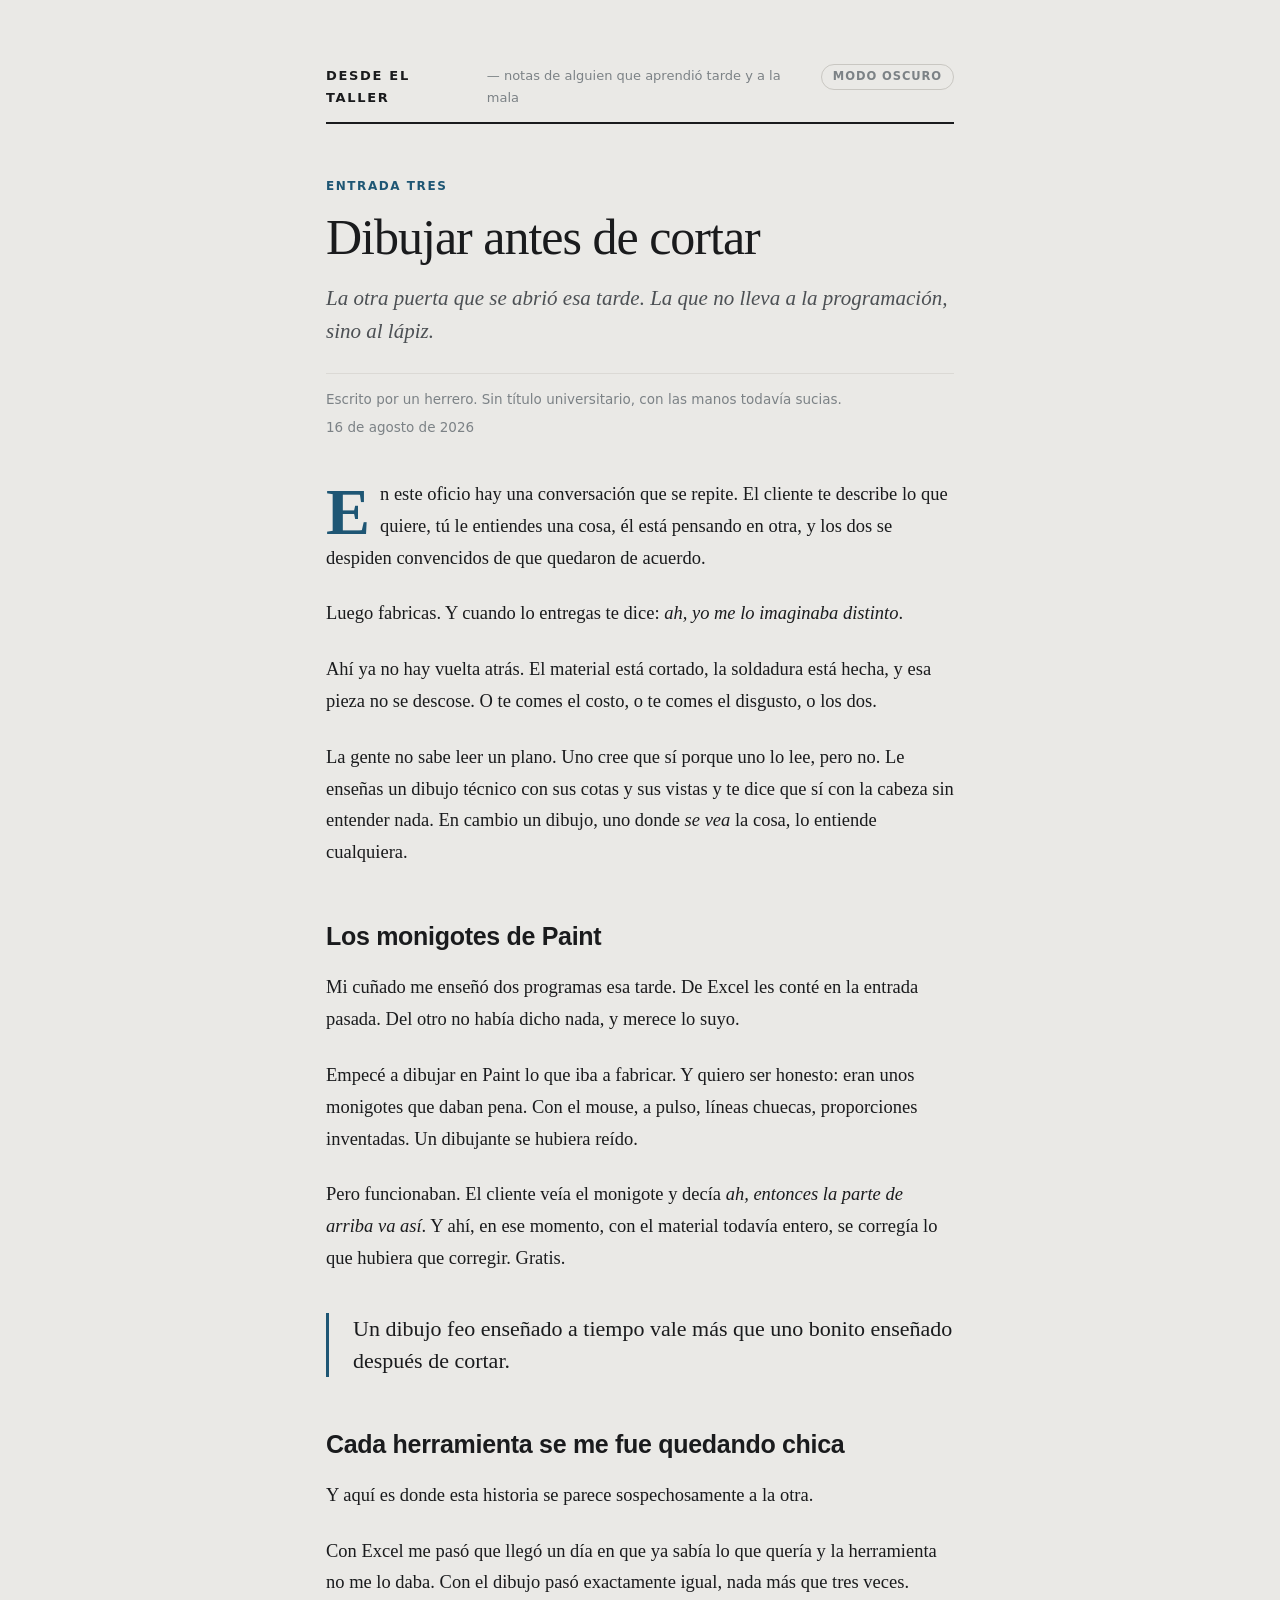
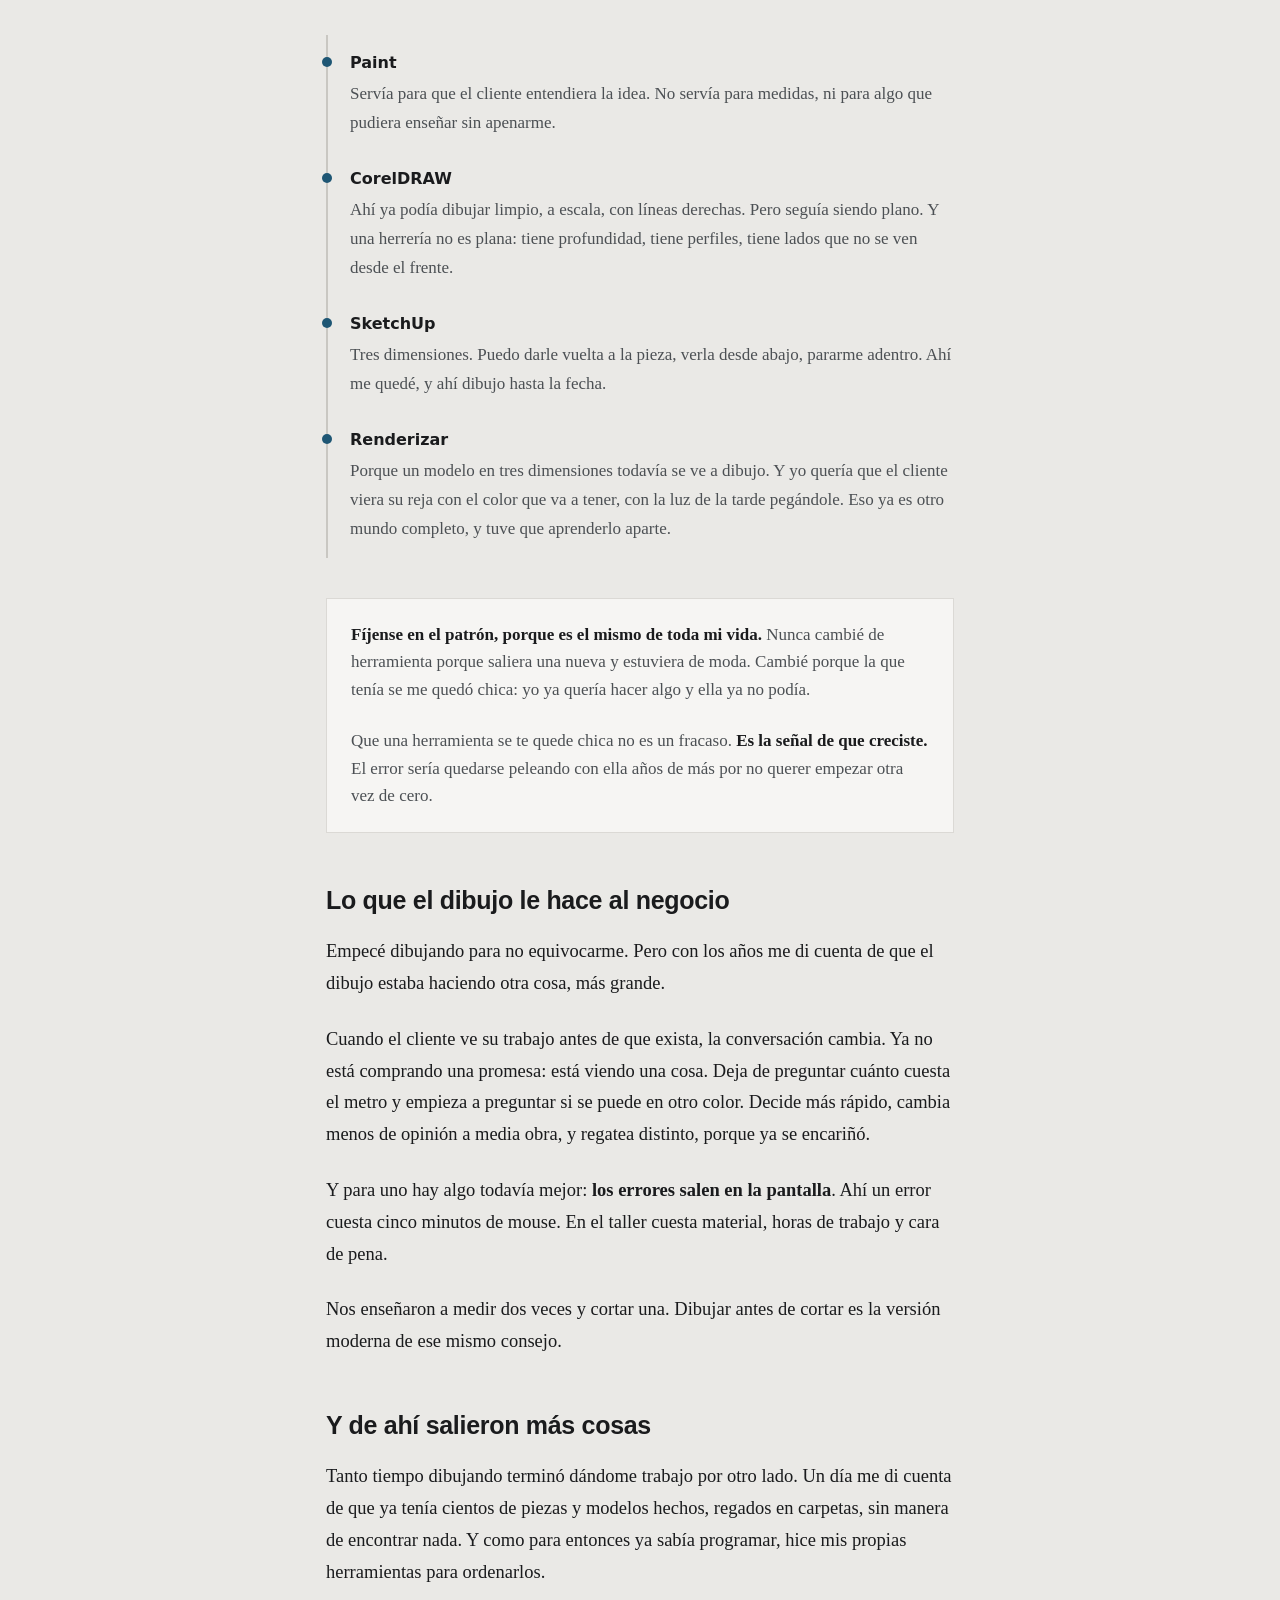
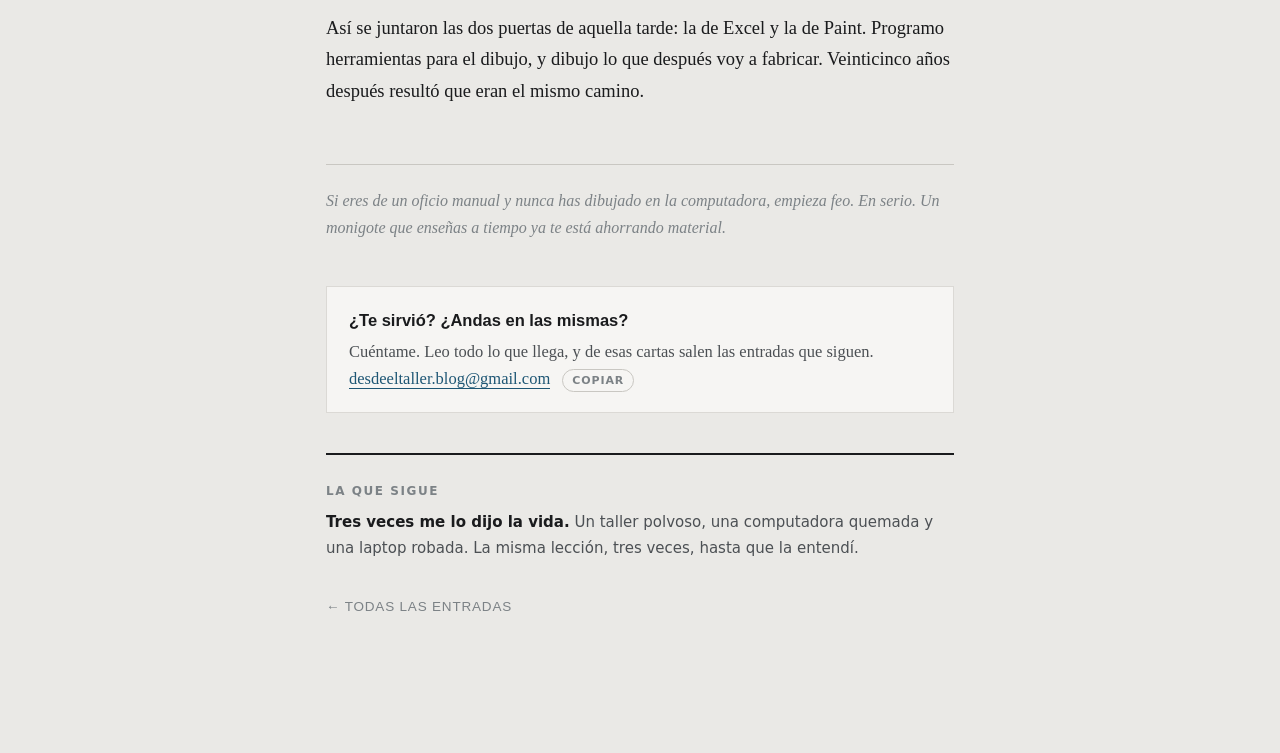
<file: entradas/03-dibujar-antes-de-cortar.html>
<!doctype html>
<html lang="es">
<head>
<meta charset="utf-8">
<meta name="viewport" content="width=device-width,initial-scale=1">
<title>Dibujar antes de cortar · Desde el taller</title>
<meta name="description" content="Por qué un herrero dibuja en la computadora antes de fabricar: de Paint a CorelDRAW, SketchUp y render. Dibujo digital para oficios manuales, para no equivocarse con el material.">
<meta name="author" content="Desde el taller">
<meta property="og:type" content="article">
<meta property="og:site_name" content="Desde el taller">
<meta property="og:locale" content="es_MX">
<meta property="og:title" content="Dibujar antes de cortar">
<meta property="og:description" content="Por qué un herrero dibuja en la computadora antes de fabricar: de Paint a CorelDRAW, SketchUp y render. Dibujo digital para oficios manuales, para no equivocarse con el material.">
<meta name="twitter:card" content="summary_large_image">
<link rel="canonical" href="https://desdeeltaller.github.io/entradas/03-dibujar-antes-de-cortar.html">
<meta property="og:url" content="https://desdeeltaller.github.io/entradas/03-dibujar-antes-de-cortar.html">
<meta property="og:image" content="https://desdeeltaller.github.io/compartir.png">
<meta property="og:image:secure_url" content="https://desdeeltaller.github.io/compartir.png">
<meta property="og:image:type" content="image/png">
<meta property="og:image:width" content="1200">
<meta property="og:image:height" content="630">
<meta property="og:image:alt" content="Desde el taller: notas de un herrero sobre sistemas, servidores y errores">
<meta property="article:published_time" content="2026-08-16">
<link rel="icon" href="../favicon.svg" type="image/svg+xml">
<link rel="stylesheet" href="../estilo.css?v=2">
<script src="../tema.js?v=2"></script>
<script defer src="https://cloud.umami.is/script.js" data-website-id="abb454dd-8fa3-4690-bca2-e39be3b51432"></script>
</head>
<body>
<div class="hoja">

  <div class="marca">
    <a class="n" href="../">Desde el taller</a>
    <span class="s">— notas de alguien que aprendió tarde y a la mala</span>
    <button class="tema" type="button">Modo oscuro</button>
  </div>

  <div class="entradilla">
    <span class="num">Entrada tres</span>
    <h1>Dibujar antes de cortar</h1>
    <p class="bajada">
      La otra puerta que se abrió esa tarde. La que no lleva a la programación,
      sino al lápiz.
    </p>
    <p class="firma">
      Escrito por un herrero. Sin título universitario, con las manos todavía sucias.
      <time datetime="2026-08-16">16 de agosto de 2026</time>
    </p>
  </div>

  <p class="primera">
    En este oficio hay una conversación que se repite. El cliente te describe lo
    que quiere, tú le entiendes una cosa, él está pensando en otra, y los dos se
    despiden convencidos de que quedaron de acuerdo.
  </p>

  <p>
    Luego fabricas. Y cuando lo entregas te dice: <em>ah, yo me lo imaginaba
    distinto</em>.
  </p>

  <p>
    Ahí ya no hay vuelta atrás. El material está cortado, la soldadura está
    hecha, y esa pieza no se descose. O te comes el costo, o te comes el
    disgusto, o los dos.
  </p>

  <p>
    La gente no sabe leer un plano. Uno cree que sí porque uno lo lee, pero no.
    Le enseñas un dibujo técnico con sus cotas y sus vistas y te dice que sí con
    la cabeza sin entender nada. En cambio un dibujo, uno donde <em>se vea</em>
    la cosa, lo entiende cualquiera.
  </p>

  <h2>Los monigotes de Paint</h2>

  <p>
    Mi cuñado me enseñó dos programas esa tarde. De Excel les conté en la entrada
    pasada. Del otro no había dicho nada, y merece lo suyo.
  </p>

  <p>
    Empecé a dibujar en Paint lo que iba a fabricar. Y quiero ser honesto: eran
    unos monigotes que daban pena. Con el mouse, a pulso, líneas chuecas,
    proporciones inventadas. Un dibujante se hubiera reído.
  </p>

  <p>
    Pero funcionaban. El cliente veía el monigote y decía <em>ah, entonces la
    parte de arriba va así</em>. Y ahí, en ese momento, con el material todavía
    entero, se corregía lo que hubiera que corregir. Gratis.
  </p>

  <blockquote>
    <p>
      Un dibujo feo enseñado a tiempo vale más que uno bonito enseñado después de
      cortar.
    </p>
  </blockquote>

  <h2>Cada herramienta se me fue quedando chica</h2>

  <p>
    Y aquí es donde esta historia se parece sospechosamente a la otra.
  </p>

  <p>
    Con Excel me pasó que llegó un día en que ya sabía lo que quería y la
    herramienta no me lo daba. Con el dibujo pasó exactamente igual, nada más que
    tres veces.
  </p>

  <ul class="escalera">
    <li>
      <b>Paint</b>
      Servía para que el cliente entendiera la idea. No servía para medidas, ni
      para algo que pudiera enseñar sin apenarme.
    </li>
    <li>
      <b>CorelDRAW</b>
      Ahí ya podía dibujar limpio, a escala, con líneas derechas. Pero seguía
      siendo plano. Y una herrería no es plana: tiene profundidad, tiene
      perfiles, tiene lados que no se ven desde el frente.
    </li>
    <li>
      <b>SketchUp</b>
      Tres dimensiones. Puedo darle vuelta a la pieza, verla desde abajo,
      pararme adentro. Ahí me quedé, y ahí dibujo hasta la fecha.
    </li>
    <li>
      <b>Renderizar</b>
      Porque un modelo en tres dimensiones todavía se ve a dibujo. Y yo quería
      que el cliente viera su reja con el color que va a tener, con la luz de la
      tarde pegándole. Eso ya es otro mundo completo, y tuve que aprenderlo
      aparte.
    </li>
  </ul>

  <div class="aparte">
    <p>
      <b>Fíjense en el patrón, porque es el mismo de toda mi vida.</b> Nunca
      cambié de herramienta porque saliera una nueva y estuviera de moda. Cambié
      porque la que tenía se me quedó chica: yo ya quería hacer algo y ella ya no
      podía.
    </p>
    <p>
      Que una herramienta se te quede chica no es un fracaso. <b>Es la señal de
      que creciste.</b> El error sería quedarse peleando con ella años de más
      por no querer empezar otra vez de cero.
    </p>
  </div>

  <h2>Lo que el dibujo le hace al negocio</h2>

  <p>
    Empecé dibujando para no equivocarme. Pero con los años me di cuenta de que
    el dibujo estaba haciendo otra cosa, más grande.
  </p>

  <p>
    Cuando el cliente ve su trabajo antes de que exista, la conversación cambia.
    Ya no está comprando una promesa: está viendo una cosa. Deja de preguntar
    cuánto cuesta el metro y empieza a preguntar si se puede en otro color.
    Decide más rápido, cambia menos de opinión a media obra, y regatea distinto,
    porque ya se encariñó.
  </p>

  <p>
    Y para uno hay algo todavía mejor: <strong>los errores salen en la
    pantalla</strong>. Ahí un error cuesta cinco minutos de mouse. En el taller
    cuesta material, horas de trabajo y cara de pena.
  </p>

  <p>
    Nos enseñaron a medir dos veces y cortar una. Dibujar antes de cortar es la
    versión moderna de ese mismo consejo.
  </p>

  <h2>Y de ahí salieron más cosas</h2>

  <p>
    Tanto tiempo dibujando terminó dándome trabajo por otro lado. Un día me di
    cuenta de que ya tenía cientos de piezas y modelos hechos, regados en
    carpetas, sin manera de encontrar nada. Y como para entonces ya sabía
    programar, hice mis propias herramientas para ordenarlos.
  </p>

  <p>
    Así se juntaron las dos puertas de aquella tarde: la de Excel y la de Paint.
    Programo herramientas para el dibujo, y dibujo lo que después voy a
    fabricar. Veinticinco años después resultó que eran el mismo camino.
  </p>

  <p class="cierre">
    Si eres de un oficio manual y nunca has dibujado en la computadora, empieza
    feo. En serio. Un monigote que enseñas a tiempo ya te está ahorrando
    material.
  </p>

  <div class="escribeme">
    <span>¿Te sirvió? ¿Andas en las mismas?</span>
    Cuéntame. Leo todo lo que llega, y de esas cartas salen las entradas que
    siguen. <a href="mailto:desdeeltaller.blog@gmail.com?subject=Sobre%20%22Dibujar%20antes%20de%20cortar%22">desdeeltaller.blog@gmail.com</a>
    <button class="copiar" type="button" data-correo="desdeeltaller.blog@gmail.com">Copiar</button>
  </div>

  <div class="siguiente">
    <span>La que sigue</span>
    <b>Tres veces me lo dijo la vida.</b> Un taller polvoso, una computadora
    quemada y una laptop robada. La misma lección, tres veces, hasta que la
    entendí.
  </div>

  <p class="volver"><a href="../">Todas las entradas</a></p>

</div>
</body>
</html>
</file>
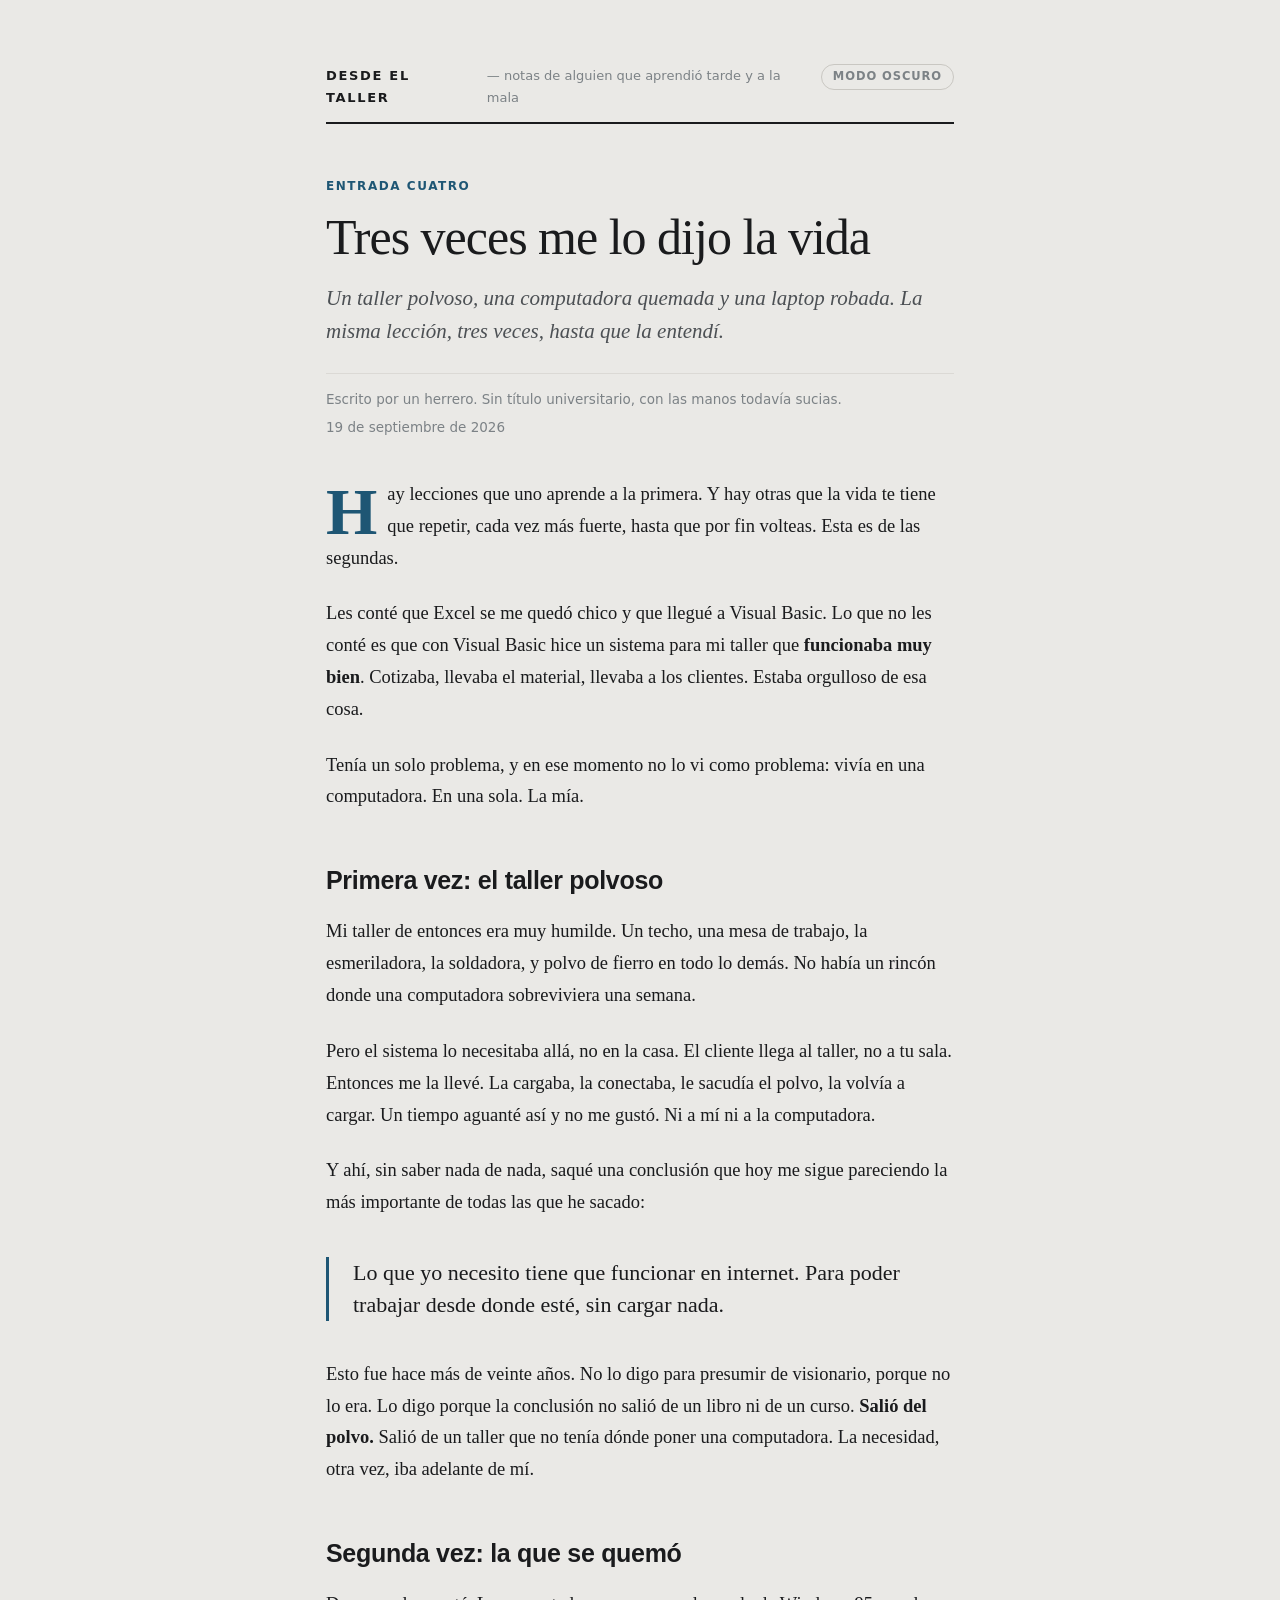
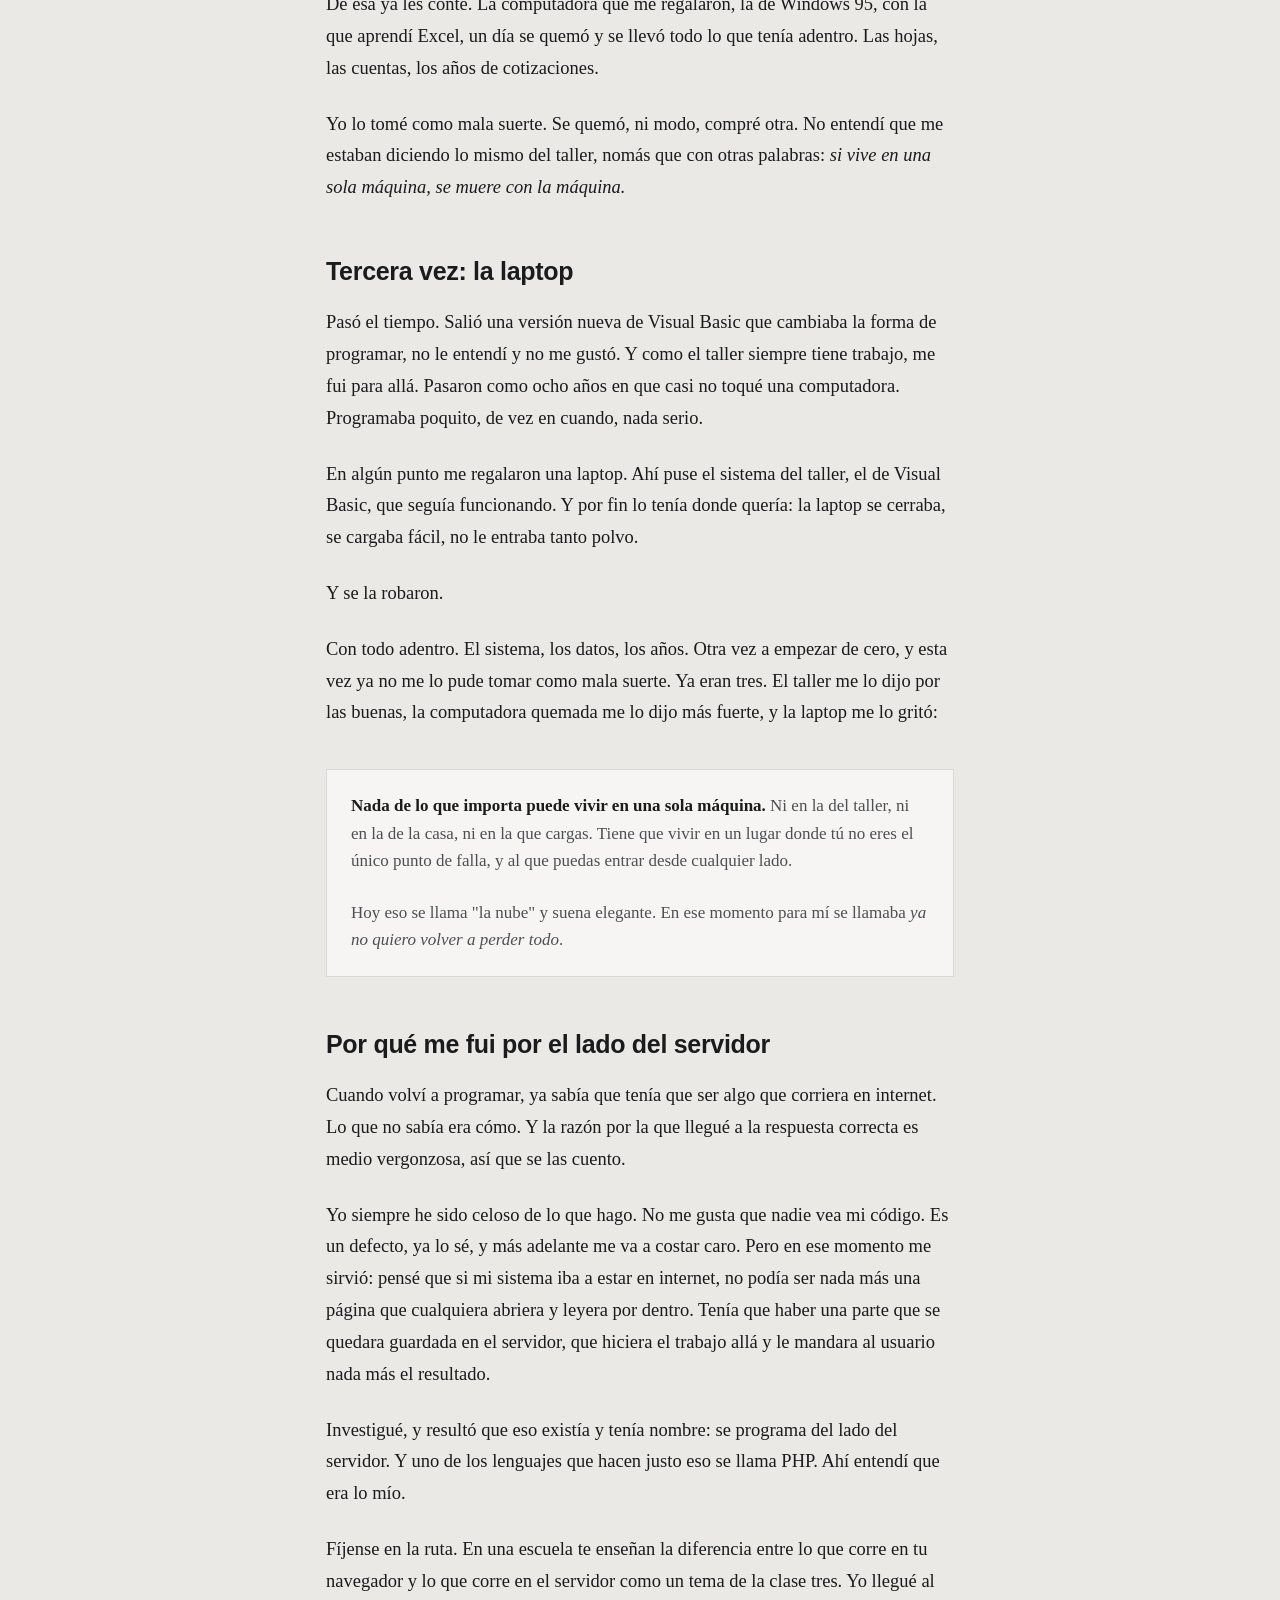
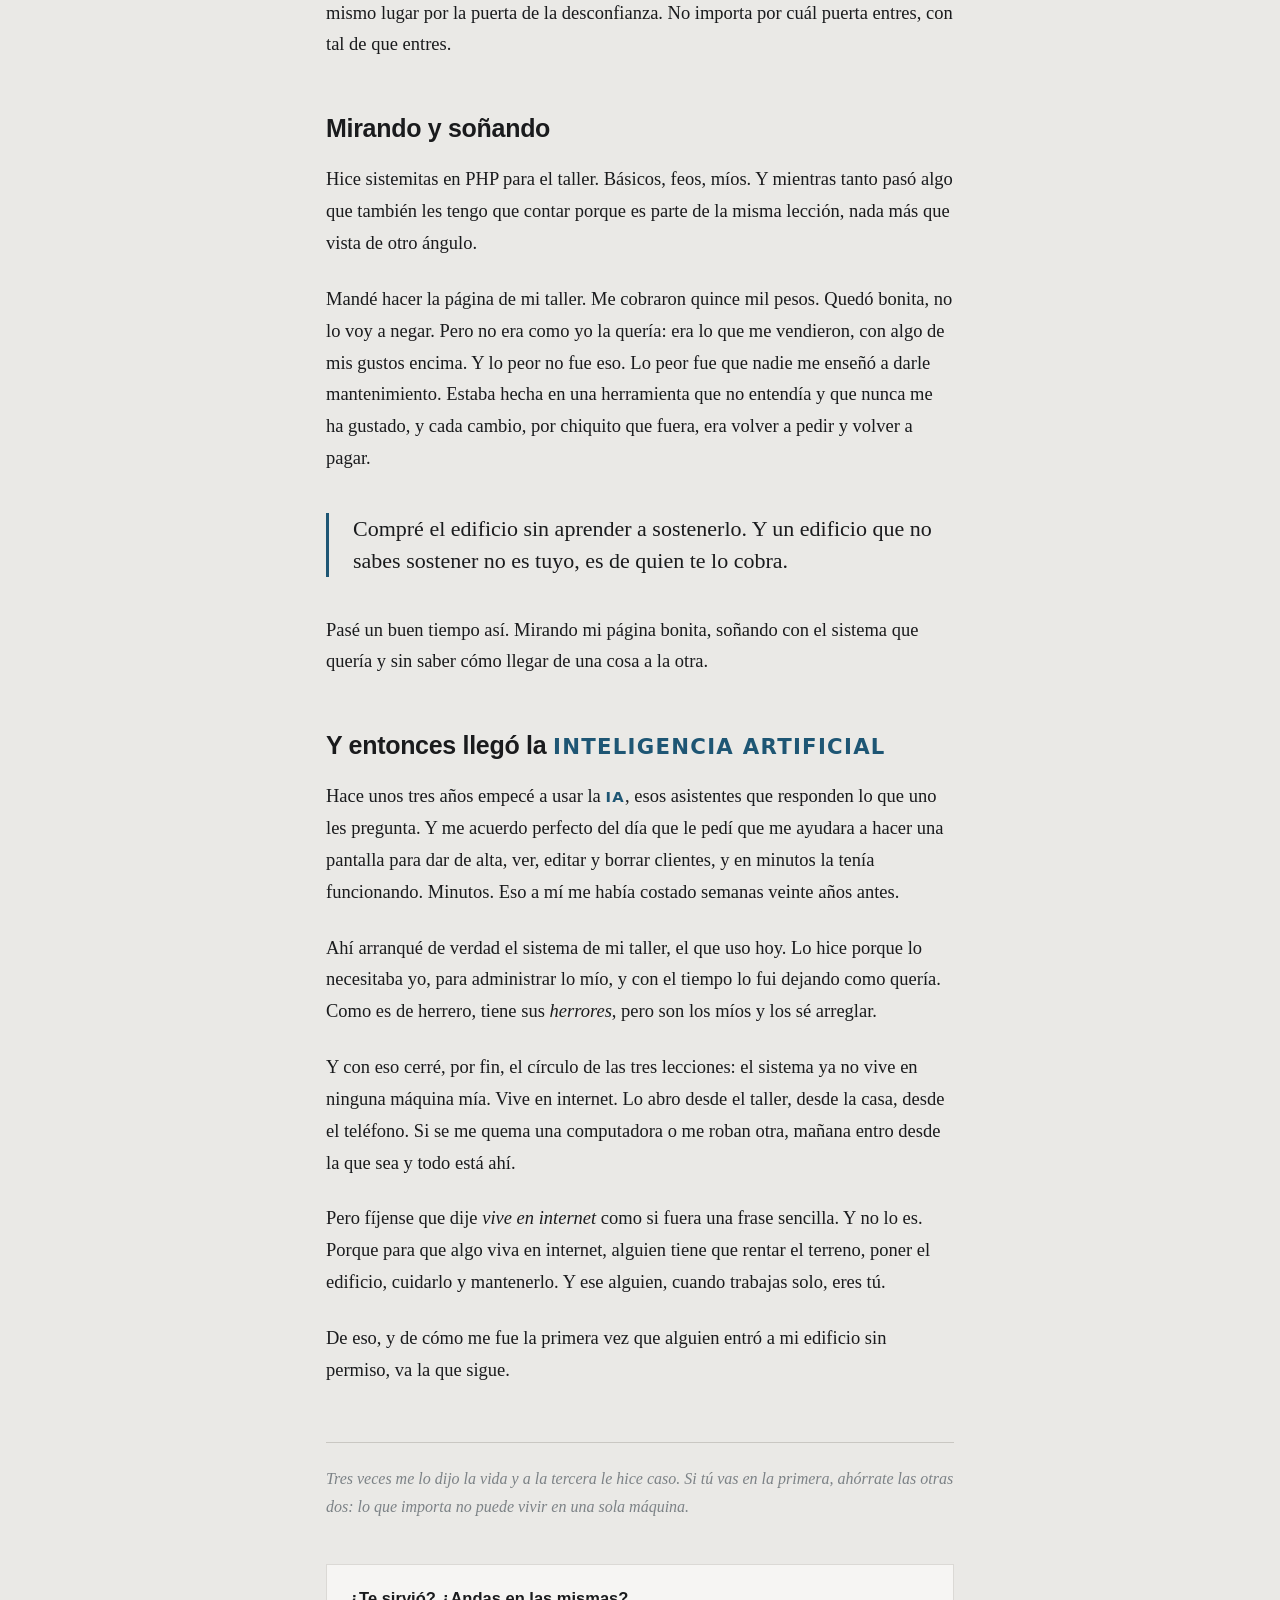
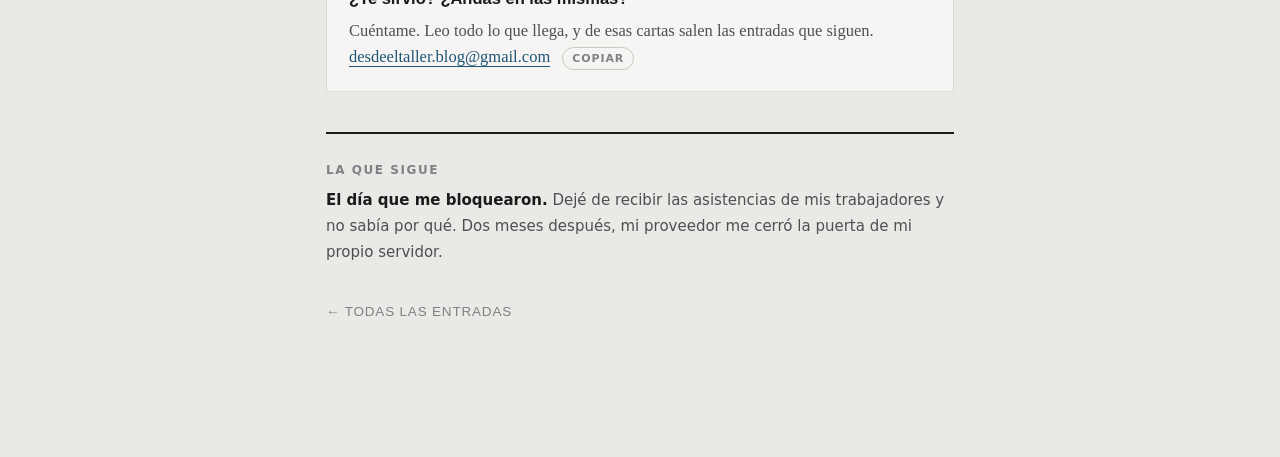
<file: entradas/04-tres-veces-me-lo-dijo-la-vida.html>
<!doctype html>
<html lang="es">
<head>
<meta charset="utf-8">
<meta name="viewport" content="width=device-width,initial-scale=1">
<title>Tres veces me lo dijo la vida · Desde el taller</title>
<meta name="description" content="Una computadora quemada y una laptop robada me enseñaron que un sistema tiene que vivir en internet, no en una máquina. Cómo llegué a PHP y al servidor, y por qué la necesidad va primero.">
<meta name="author" content="Desde el taller">
<meta property="og:type" content="article">
<meta property="og:site_name" content="Desde el taller">
<meta property="og:locale" content="es_MX">
<meta property="og:title" content="Tres veces me lo dijo la vida">
<meta property="og:description" content="Una computadora quemada y una laptop robada me enseñaron que un sistema tiene que vivir en internet, no en una máquina. Cómo llegué a PHP y al servidor, y por qué la necesidad va primero.">
<meta name="twitter:card" content="summary_large_image">
<link rel="canonical" href="https://desdeeltaller.github.io/entradas/04-tres-veces-me-lo-dijo-la-vida.html">
<meta property="og:url" content="https://desdeeltaller.github.io/entradas/04-tres-veces-me-lo-dijo-la-vida.html">
<meta property="og:image" content="https://desdeeltaller.github.io/compartir.png">
<meta property="og:image:secure_url" content="https://desdeeltaller.github.io/compartir.png">
<meta property="og:image:type" content="image/png">
<meta property="og:image:width" content="1200">
<meta property="og:image:height" content="630">
<meta property="og:image:alt" content="Desde el taller: notas de un herrero sobre sistemas, servidores y errores">
<meta property="article:published_time" content="2026-09-19">
<link rel="icon" href="../favicon.svg" type="image/svg+xml">
<link rel="stylesheet" href="../estilo.css?v=2">
<script src="../tema.js?v=2"></script>
<script defer src="https://cloud.umami.is/script.js" data-website-id="abb454dd-8fa3-4690-bca2-e39be3b51432"></script>
</head>
<body>
<div class="hoja">

  <div class="marca">
    <a class="n" href="../">Desde el taller</a>
    <span class="s">— notas de alguien que aprendió tarde y a la mala</span>
    <button class="tema" type="button">Modo oscuro</button>
  </div>

  <div class="entradilla">
    <span class="num">Entrada cuatro</span>
    <h1>Tres veces me lo dijo la vida</h1>
    <p class="bajada">
      Un taller polvoso, una computadora quemada y una laptop robada. La misma
      lección, tres veces, hasta que la entendí.
    </p>
    <p class="firma">
      Escrito por un herrero. Sin título universitario, con las manos todavía sucias.
      <time datetime="2026-09-19">19 de septiembre de 2026</time>
    </p>
  </div>

  <p class="primera">
    Hay lecciones que uno aprende a la primera. Y hay otras que la vida te tiene
    que repetir, cada vez más fuerte, hasta que por fin volteas. Esta es de las
    segundas.
  </p>

  <p>
    Les conté que Excel se me quedó chico y que llegué a Visual Basic. Lo que no
    les conté es que con Visual Basic hice un sistema para mi taller que
    <strong>funcionaba muy bien</strong>. Cotizaba, llevaba el material, llevaba
    a los clientes. Estaba orgulloso de esa cosa.
  </p>

  <p>
    Tenía un solo problema, y en ese momento no lo vi como problema: vivía en
    una computadora. En una sola. La mía.
  </p>

  <h2>Primera vez: el taller polvoso</h2>

  <p>
    Mi taller de entonces era muy humilde. Un techo, una mesa de trabajo, la
    esmeriladora, la soldadora, y polvo de fierro en todo lo demás. No había un
    rincón donde una computadora sobreviviera una semana.
  </p>

  <p>
    Pero el sistema lo necesitaba allá, no en la casa. El cliente llega al
    taller, no a tu sala. Entonces me la llevé. La cargaba, la conectaba, le
    sacudía el polvo, la volvía a cargar. Un tiempo aguanté así y no me gustó.
    Ni a mí ni a la computadora.
  </p>

  <p>
    Y ahí, sin saber nada de nada, saqué una conclusión que hoy me sigue
    pareciendo la más importante de todas las que he sacado:
  </p>

  <blockquote>
    <p>
      Lo que yo necesito tiene que funcionar en internet. Para poder trabajar
      desde donde esté, sin cargar nada.
    </p>
  </blockquote>

  <p>
    Esto fue hace más de veinte años. No lo digo para presumir de visionario,
    porque no lo era. Lo digo porque la conclusión no salió de un libro ni de un
    curso. <strong>Salió del polvo.</strong> Salió de un taller que no tenía
    dónde poner una computadora. La necesidad, otra vez, iba adelante de mí.
  </p>

  <h2>Segunda vez: la que se quemó</h2>

  <p>
    De esa ya les conté. La computadora que me regalaron, la de Windows 95, con
    la que aprendí Excel, un día se quemó y se llevó todo lo que tenía adentro.
    Las hojas, las cuentas, los años de cotizaciones.
  </p>

  <p>
    Yo lo tomé como mala suerte. Se quemó, ni modo, compré otra. No entendí que
    me estaban diciendo lo mismo del taller, nomás que con otras palabras:
    <em>si vive en una sola máquina, se muere con la máquina.</em>
  </p>

  <h2>Tercera vez: la laptop</h2>

  <p>
    Pasó el tiempo. Salió una versión nueva de Visual Basic que cambiaba la forma
    de programar, no le entendí y no me gustó. Y como el taller siempre tiene
    trabajo, me fui para allá. Pasaron como ocho años en que casi no toqué una
    computadora. Programaba poquito, de vez en cuando, nada serio.
  </p>

  <p>
    En algún punto me regalaron una laptop. Ahí puse el sistema del taller, el de
    Visual Basic, que seguía funcionando. Y por fin lo tenía donde quería: la
    laptop se cerraba, se cargaba fácil, no le entraba tanto polvo.
  </p>

  <p>
    Y se la robaron.
  </p>

  <p>
    Con todo adentro. El sistema, los datos, los años. Otra vez a empezar de
    cero, y esta vez ya no me lo pude tomar como mala suerte. Ya eran tres. El
    taller me lo dijo por las buenas, la computadora quemada me lo dijo más
    fuerte, y la laptop me lo gritó:
  </p>

  <div class="aparte">
    <p>
      <b>Nada de lo que importa puede vivir en una sola máquina.</b> Ni en la del
      taller, ni en la de la casa, ni en la que cargas. Tiene que vivir en un
      lugar donde tú no eres el único punto de falla, y al que puedas entrar desde
      cualquier lado.
    </p>
    <p>
      Hoy eso se llama "la nube" y suena elegante. En ese momento para mí se
      llamaba <em>ya no quiero volver a perder todo</em>.
    </p>
  </div>

  <h2>Por qué me fui por el lado del servidor</h2>

  <p>
    Cuando volví a programar, ya sabía que tenía que ser algo que corriera en
    internet. Lo que no sabía era cómo. Y la razón por la que llegué a la
    respuesta correcta es medio vergonzosa, así que se las cuento.
  </p>

  <p>
    Yo siempre he sido celoso de lo que hago. No me gusta que nadie vea mi
    código. Es un defecto, ya lo sé, y más adelante me va a costar caro. Pero en
    ese momento me sirvió: pensé que si mi sistema iba a estar en internet, no
    podía ser nada más una página que cualquiera abriera y leyera por dentro.
    Tenía que haber una parte que se quedara guardada en el servidor, que hiciera
    el trabajo allá y le mandara al usuario nada más el resultado.
  </p>

  <p>
    Investigué, y resultó que eso existía y tenía nombre: se programa del lado
    del servidor. Y uno de los lenguajes que hacen justo eso se llama PHP. Ahí
    entendí que era lo mío.
  </p>

  <p>
    Fíjense en la ruta. En una escuela te enseñan la diferencia entre lo que
    corre en tu navegador y lo que corre en el servidor como un tema de la clase
    tres. Yo llegué al mismo lugar por la puerta de la desconfianza. No importa
    por cuál puerta entres, con tal de que entres.
  </p>

  <h2>Mirando y soñando</h2>

  <p>
    Hice sistemitas en PHP para el taller. Básicos, feos, míos. Y mientras tanto
    pasó algo que también les tengo que contar porque es parte de la misma
    lección, nada más que vista de otro ángulo.
  </p>

  <p>
    Mandé hacer la página de mi taller. Me cobraron quince mil pesos. Quedó
    bonita, no lo voy a negar. Pero no era como yo la quería: era lo que me
    vendieron, con algo de mis gustos encima. Y lo peor no fue eso. Lo peor fue
    que nadie me enseñó a darle mantenimiento. Estaba hecha en una herramienta
    que no entendía y que nunca me ha gustado, y cada cambio, por chiquito que
    fuera, era volver a pedir y volver a pagar.
  </p>

  <blockquote>
    <p>
      Compré el edificio sin aprender a sostenerlo. Y un edificio que no sabes
      sostener no es tuyo, es de quien te lo cobra.
    </p>
  </blockquote>

  <p>
    Pasé un buen tiempo así. Mirando mi página bonita, soñando con el sistema que
    quería y sin saber cómo llegar de una cosa a la otra.
  </p>

  <h2>Y entonces llegó la <span class="ia">inteligencia artificial</span></h2>

  <p>
    Hace unos tres años empecé a usar la <span class="ia">IA</span>, esos
    asistentes que responden lo que uno les pregunta. Y me acuerdo perfecto del
    día que le pedí que me ayudara a
    hacer una pantalla para dar de alta, ver, editar y borrar clientes, y en
    minutos la tenía funcionando. Minutos. Eso a mí me había costado semanas
    veinte años antes.
  </p>

  <p>
    Ahí arranqué de verdad el sistema de mi taller, el que uso hoy. Lo hice
    porque lo necesitaba yo, para administrar lo mío, y con el tiempo lo fui
    dejando como quería. Como es de herrero, tiene sus <em>herrores</em>, pero
    son los míos y los sé arreglar.
  </p>

  <p>
    Y con eso cerré, por fin, el círculo de las tres lecciones: el sistema ya no
    vive en ninguna máquina mía. Vive en internet. Lo abro desde el taller,
    desde la casa, desde el teléfono. Si se me quema una computadora o me roban
    otra, mañana entro desde la que sea y todo está ahí.
  </p>

  <p>
    Pero fíjense que dije <em>vive en internet</em> como si fuera una frase
    sencilla. Y no lo es. Porque para que algo viva en internet, alguien tiene
    que rentar el terreno, poner el edificio, cuidarlo y mantenerlo. Y ese
    alguien, cuando trabajas solo, eres tú.
  </p>

  <p>
    De eso, y de cómo me fue la primera vez que alguien entró a mi edificio sin
    permiso, va la que sigue.
  </p>

  <p class="cierre">
    Tres veces me lo dijo la vida y a la tercera le hice caso. Si tú vas en la
    primera, ahórrate las otras dos: lo que importa no puede vivir en una sola
    máquina.
  </p>

  <div class="escribeme">
    <span>¿Te sirvió? ¿Andas en las mismas?</span>
    Cuéntame. Leo todo lo que llega, y de esas cartas salen las entradas que
    siguen. <a href="mailto:desdeeltaller.blog@gmail.com?subject=Sobre%20%22Tres%20veces%20me%20lo%20dijo%20la%20vida%22">desdeeltaller.blog@gmail.com</a>
    <button class="copiar" type="button" data-correo="desdeeltaller.blog@gmail.com">Copiar</button>
  </div>

  <div class="siguiente">
    <span>La que sigue</span>
    <b>El día que me bloquearon.</b> Dejé de recibir las asistencias de mis
    trabajadores y no sabía por qué. Dos meses después, mi proveedor me cerró la
    puerta de mi propio servidor.
  </div>

  <p class="volver"><a href="../">Todas las entradas</a></p>

</div>
</body>
</html>
</file>
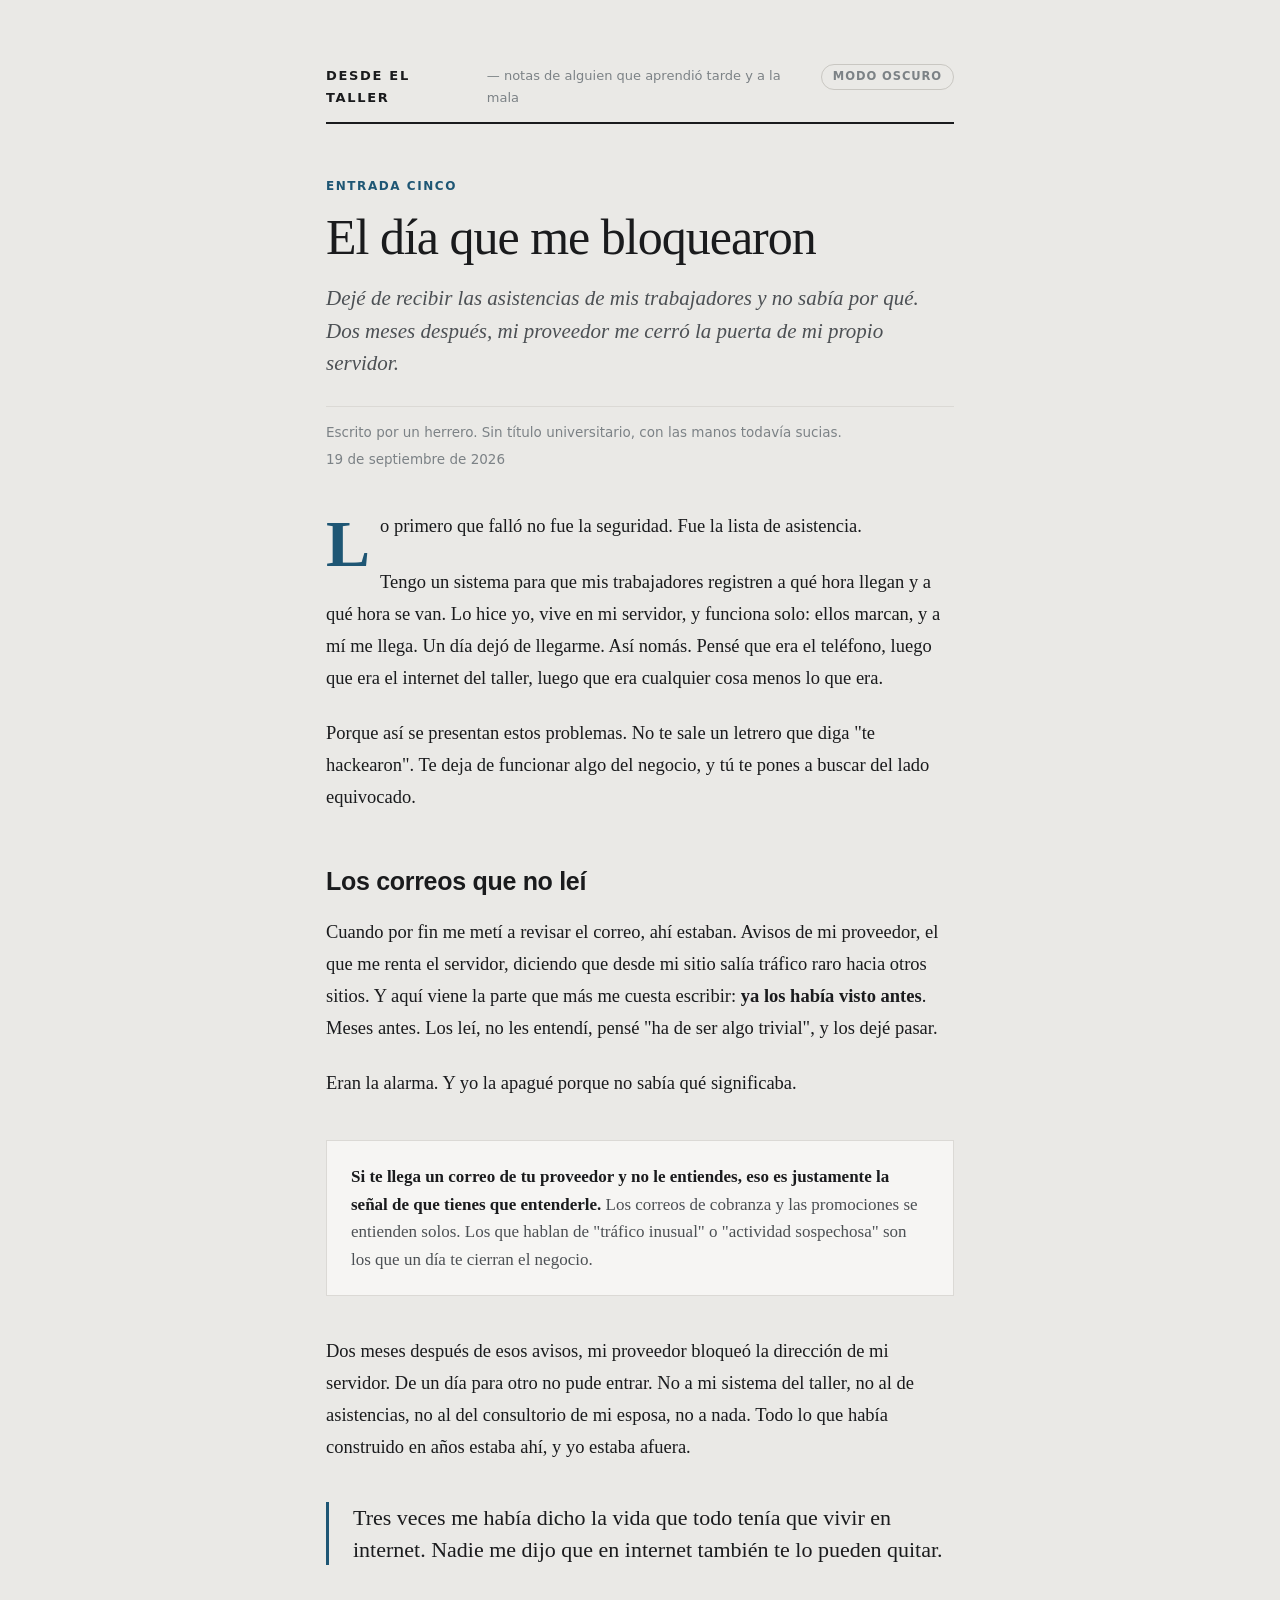
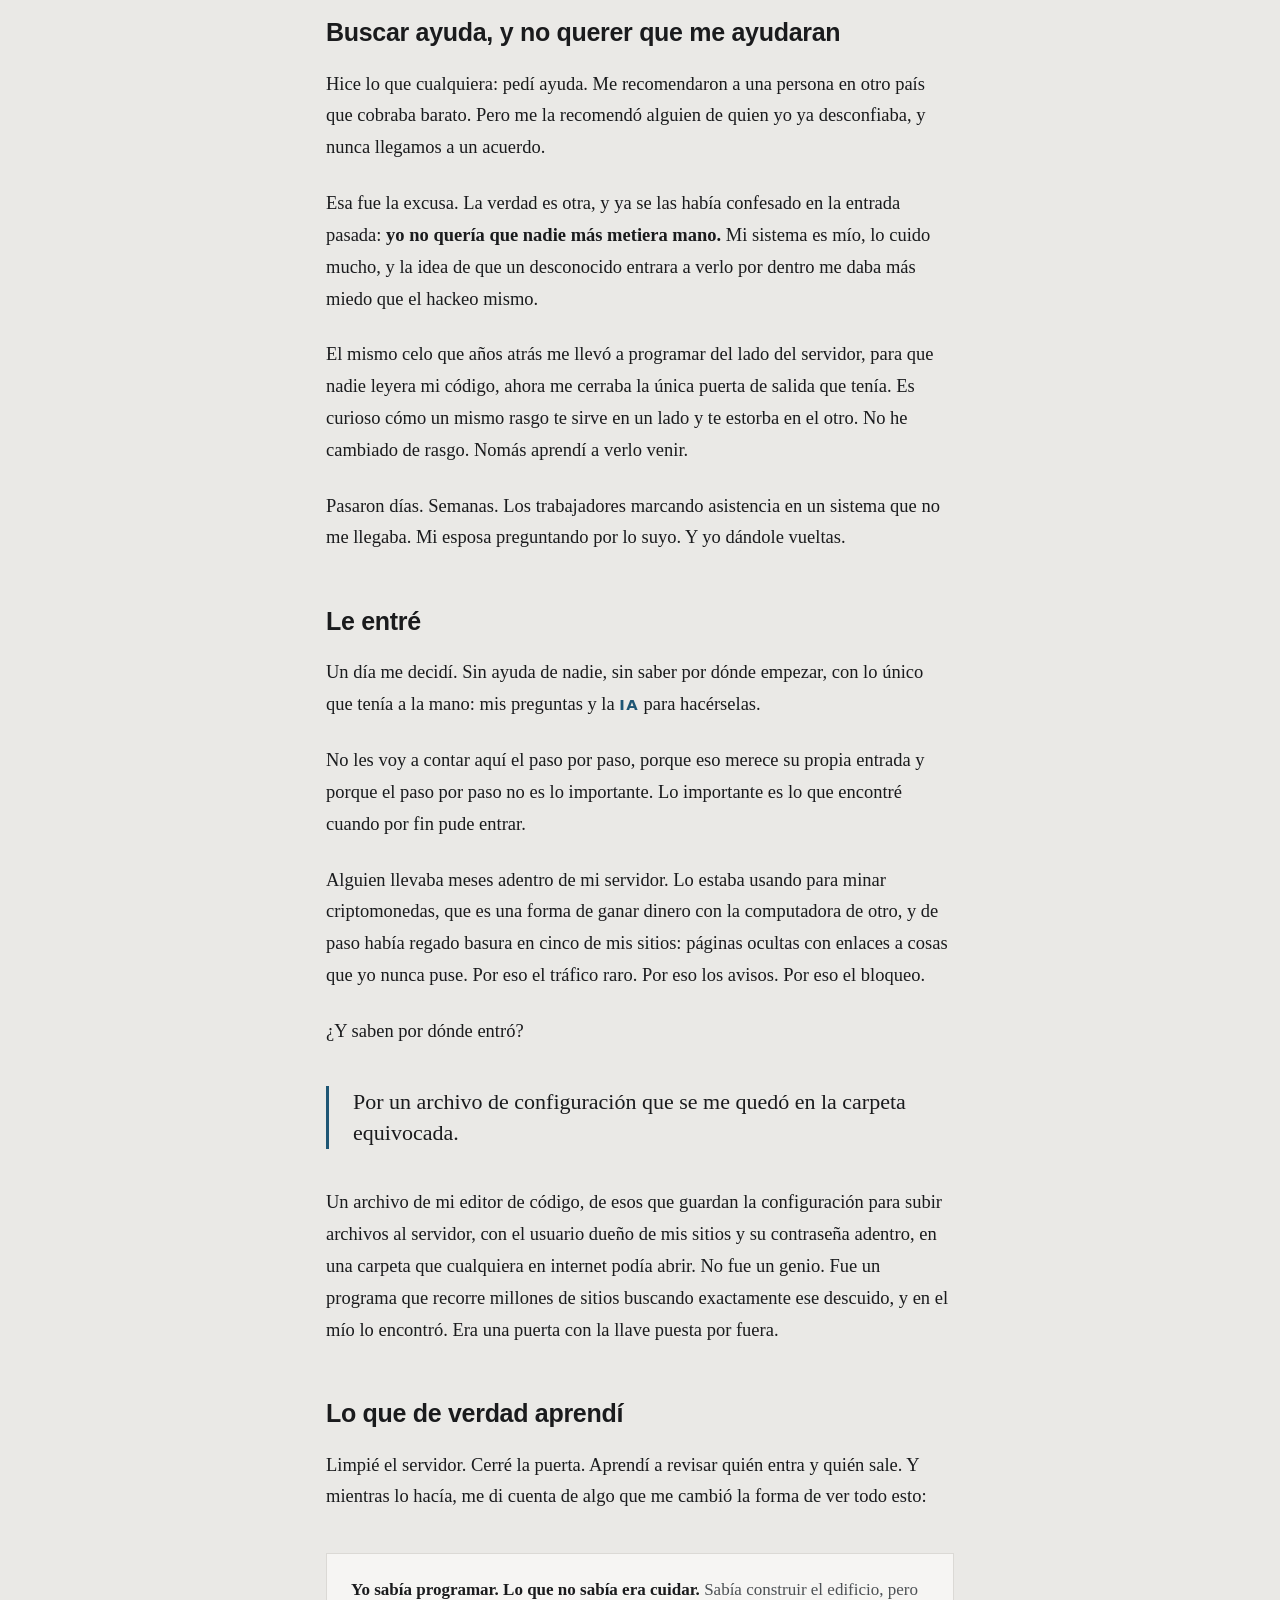
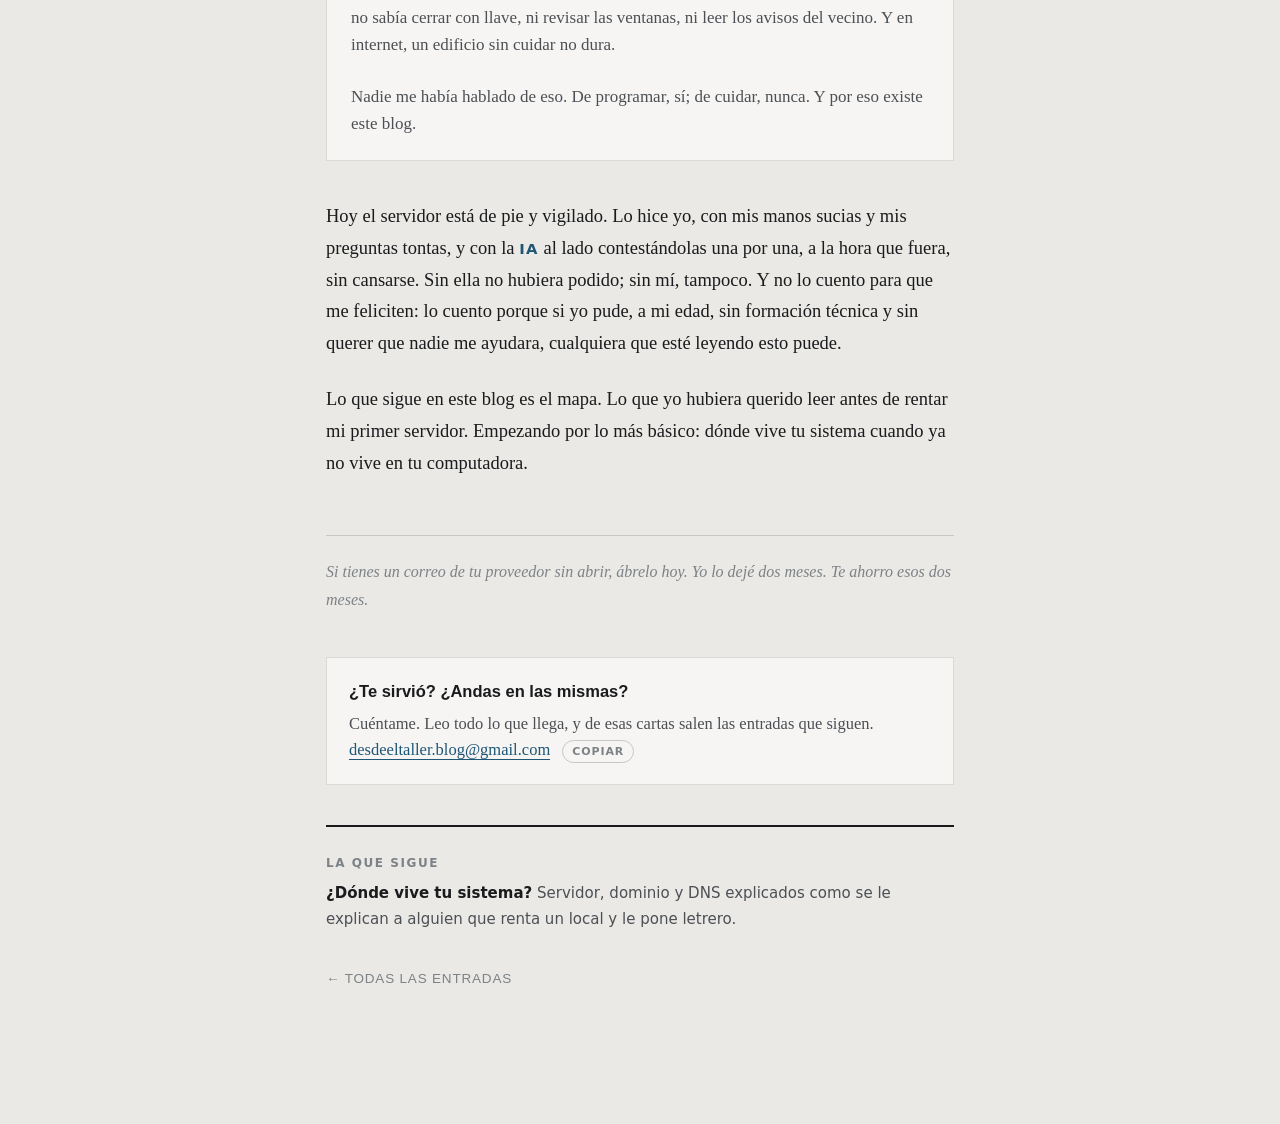
<file: entradas/05-el-dia-que-me-bloquearon.html>
<!doctype html>
<html lang="es">
<head>
<meta charset="utf-8">
<meta name="viewport" content="width=device-width,initial-scale=1">
<title>El día que me bloquearon · Desde el taller</title>
<meta name="description" content="Me hackearon el servidor: minaban criptomonedas con él y mi proveedor me bloqueó la IP. Cómo lo descubrí, por dónde entraron y qué aprendí. Contado sin tecnicismos por un herrero.">
<meta name="author" content="Desde el taller">
<meta property="og:type" content="article">
<meta property="og:site_name" content="Desde el taller">
<meta property="og:locale" content="es_MX">
<meta property="og:title" content="El día que me bloquearon">
<meta property="og:description" content="Me hackearon el servidor: minaban criptomonedas con él y mi proveedor me bloqueó la IP. Cómo lo descubrí, por dónde entraron y qué aprendí. Contado sin tecnicismos por un herrero.">
<meta name="twitter:card" content="summary_large_image">
<link rel="canonical" href="https://desdeeltaller.github.io/entradas/05-el-dia-que-me-bloquearon.html">
<meta property="og:url" content="https://desdeeltaller.github.io/entradas/05-el-dia-que-me-bloquearon.html">
<meta property="og:image" content="https://desdeeltaller.github.io/compartir.png">
<meta property="og:image:secure_url" content="https://desdeeltaller.github.io/compartir.png">
<meta property="og:image:type" content="image/png">
<meta property="og:image:width" content="1200">
<meta property="og:image:height" content="630">
<meta property="og:image:alt" content="Desde el taller: notas de un herrero sobre sistemas, servidores y errores">
<meta property="article:published_time" content="2026-09-19">
<link rel="icon" href="../favicon.svg" type="image/svg+xml">
<link rel="stylesheet" href="../estilo.css?v=2">
<script src="../tema.js?v=2"></script>
<script defer src="https://cloud.umami.is/script.js" data-website-id="abb454dd-8fa3-4690-bca2-e39be3b51432"></script>
</head>
<body>
<div class="hoja">

  <div class="marca">
    <a class="n" href="../">Desde el taller</a>
    <span class="s">— notas de alguien que aprendió tarde y a la mala</span>
    <button class="tema" type="button">Modo oscuro</button>
  </div>

  <div class="entradilla">
    <span class="num">Entrada cinco</span>
    <h1>El día que me bloquearon</h1>
    <p class="bajada">
      Dejé de recibir las asistencias de mis trabajadores y no sabía por qué.
      Dos meses después, mi proveedor me cerró la puerta de mi propio servidor.
    </p>
    <p class="firma">
      Escrito por un herrero. Sin título universitario, con las manos todavía sucias.
      <time datetime="2026-09-19">19 de septiembre de 2026</time>
    </p>
  </div>

  <p class="primera">
    Lo primero que falló no fue la seguridad. Fue la lista de asistencia.
  </p>

  <p>
    Tengo un sistema para que mis trabajadores registren a qué hora llegan y a
    qué hora se van. Lo hice yo, vive en mi servidor, y funciona solo: ellos
    marcan, y a mí me llega. Un día dejó de llegarme. Así nomás. Pensé que era
    el teléfono, luego que era el internet del taller, luego que era cualquier
    cosa menos lo que era.
  </p>

  <p>
    Porque así se presentan estos problemas. No te sale un letrero que diga "te
    hackearon". Te deja de funcionar algo del negocio, y tú te pones a buscar
    del lado equivocado.
  </p>

  <h2>Los correos que no leí</h2>

  <p>
    Cuando por fin me metí a revisar el correo, ahí estaban. Avisos de mi
    proveedor, el que me renta el servidor, diciendo que desde mi sitio salía
    tráfico raro hacia otros sitios. Y aquí viene la parte que más me cuesta
    escribir: <strong>ya los había visto antes</strong>. Meses antes. Los leí,
    no les entendí, pensé "ha de ser algo trivial", y los dejé pasar.
  </p>

  <p>
    Eran la alarma. Y yo la apagué porque no sabía qué significaba.
  </p>

  <div class="aparte">
    <p>
      <b>Si te llega un correo de tu proveedor y no le entiendes, eso es
      justamente la señal de que tienes que entenderle.</b> Los correos de
      cobranza y las promociones se entienden solos. Los que hablan de "tráfico
      inusual" o "actividad sospechosa" son los que un día te cierran el
      negocio.
    </p>
  </div>

  <p>
    Dos meses después de esos avisos, mi proveedor bloqueó la dirección de mi
    servidor. De un día para otro no pude entrar. No a mi sistema del taller, no
    al de asistencias, no al del consultorio de mi esposa, no a nada. Todo lo que
    había construido en años estaba ahí, y yo estaba afuera.
  </p>

  <blockquote>
    <p>
      Tres veces me había dicho la vida que todo tenía que vivir en internet.
      Nadie me dijo que en internet también te lo pueden quitar.
    </p>
  </blockquote>

  <h2>Buscar ayuda, y no querer que me ayudaran</h2>

  <p>
    Hice lo que cualquiera: pedí ayuda. Me recomendaron a una persona en otro
    país que cobraba barato. Pero me la recomendó alguien de quien yo ya
    desconfiaba, y nunca llegamos a un acuerdo.
  </p>

  <p>
    Esa fue la excusa. La verdad es otra, y ya se las había confesado en la
    entrada pasada: <strong>yo no quería que nadie más metiera mano.</strong>
    Mi sistema es mío, lo cuido mucho, y la idea de que un desconocido entrara
    a verlo por dentro me daba más miedo que el hackeo mismo.
  </p>

  <p>
    El mismo celo que años atrás me llevó a programar del lado del servidor, para
    que nadie leyera mi código, ahora me cerraba la única puerta de salida que
    tenía. Es curioso cómo un mismo rasgo te sirve en un lado y te estorba en el
    otro. No he cambiado de rasgo. Nomás aprendí a verlo venir.
  </p>

  <p>
    Pasaron días. Semanas. Los trabajadores marcando asistencia en un sistema que
    no me llegaba. Mi esposa preguntando por lo suyo. Y yo dándole vueltas.
  </p>

  <h2>Le entré</h2>

  <p>
    Un día me decidí. Sin ayuda de nadie, sin saber por dónde empezar, con lo
    único que tenía a la mano: mis preguntas y la <span class="ia">IA</span>
    para hacérselas.
  </p>

  <p>
    No les voy a contar aquí el paso por paso, porque eso merece su propia
    entrada y porque el paso por paso no es lo importante. Lo importante es lo
    que encontré cuando por fin pude entrar.
  </p>

  <p>
    Alguien llevaba meses adentro de mi servidor. Lo estaba usando para minar
    criptomonedas, que es una forma de ganar dinero con la computadora de otro,
    y de paso había regado basura en cinco de mis sitios: páginas ocultas con
    enlaces a cosas que yo nunca puse. Por eso el tráfico raro. Por eso los
    avisos. Por eso el bloqueo.
  </p>

  <p>
    ¿Y saben por dónde entró?
  </p>

  <blockquote>
    <p>
      Por un archivo de configuración que se me quedó en la carpeta equivocada.
    </p>
  </blockquote>

  <p>
    Un archivo de mi editor de código, de esos que guardan la configuración
    para subir archivos al servidor, con el usuario dueño de mis sitios y su
    contraseña adentro, en una carpeta que cualquiera en internet podía abrir. No fue un genio. Fue un programa que
    recorre millones de sitios buscando exactamente ese descuido, y en el mío lo
    encontró. Era una puerta con la llave puesta por fuera.
  </p>

  <h2>Lo que de verdad aprendí</h2>

  <p>
    Limpié el servidor. Cerré la puerta. Aprendí a revisar quién entra y quién
    sale. Y mientras lo hacía, me di cuenta de algo que me cambió la forma de ver
    todo esto:
  </p>

  <div class="aparte">
    <p>
      <b>Yo sabía programar. Lo que no sabía era cuidar.</b> Sabía construir el
      edificio, pero no sabía cerrar con llave, ni revisar las ventanas, ni leer
      los avisos del vecino. Y en internet, un edificio sin cuidar no dura.
    </p>
    <p>
      Nadie me había hablado de eso. De programar, sí; de cuidar, nunca. Y por
      eso existe este blog.
    </p>
  </div>

  <p>
    Hoy el servidor está de pie y vigilado. Lo hice yo, con mis manos sucias y
    mis preguntas tontas, y con la <span class="ia">IA</span> al lado
    contestándolas una por una, a la hora que fuera, sin cansarse. Sin ella no
    hubiera podido; sin mí, tampoco. Y no lo cuento para que me feliciten: lo
    cuento porque si yo pude, a mi edad, sin formación técnica y sin querer que nadie me
    ayudara, cualquiera que esté leyendo esto puede.
  </p>

  <p>
    Lo que sigue en este blog es el mapa. Lo que yo hubiera querido leer antes
    de rentar mi primer servidor. Empezando por lo más básico: dónde vive tu
    sistema cuando ya no vive en tu computadora.
  </p>

  <p class="cierre">
    Si tienes un correo de tu proveedor sin abrir, ábrelo hoy. Yo lo dejé dos
    meses. Te ahorro esos dos meses.
  </p>

  <div class="escribeme">
    <span>¿Te sirvió? ¿Andas en las mismas?</span>
    Cuéntame. Leo todo lo que llega, y de esas cartas salen las entradas que
    siguen. <a href="mailto:desdeeltaller.blog@gmail.com?subject=Sobre%20%22El%20d%C3%ADa%20que%20me%20bloquearon%22">desdeeltaller.blog@gmail.com</a>
    <button class="copiar" type="button" data-correo="desdeeltaller.blog@gmail.com">Copiar</button>
  </div>

  <div class="siguiente">
    <span>La que sigue</span>
    <b>¿Dónde vive tu sistema?</b> Servidor, dominio y DNS explicados como se le
    explican a alguien que renta un local y le pone letrero.
  </div>

  <p class="volver"><a href="../">Todas las entradas</a></p>

</div>
</body>
</html>
</file>
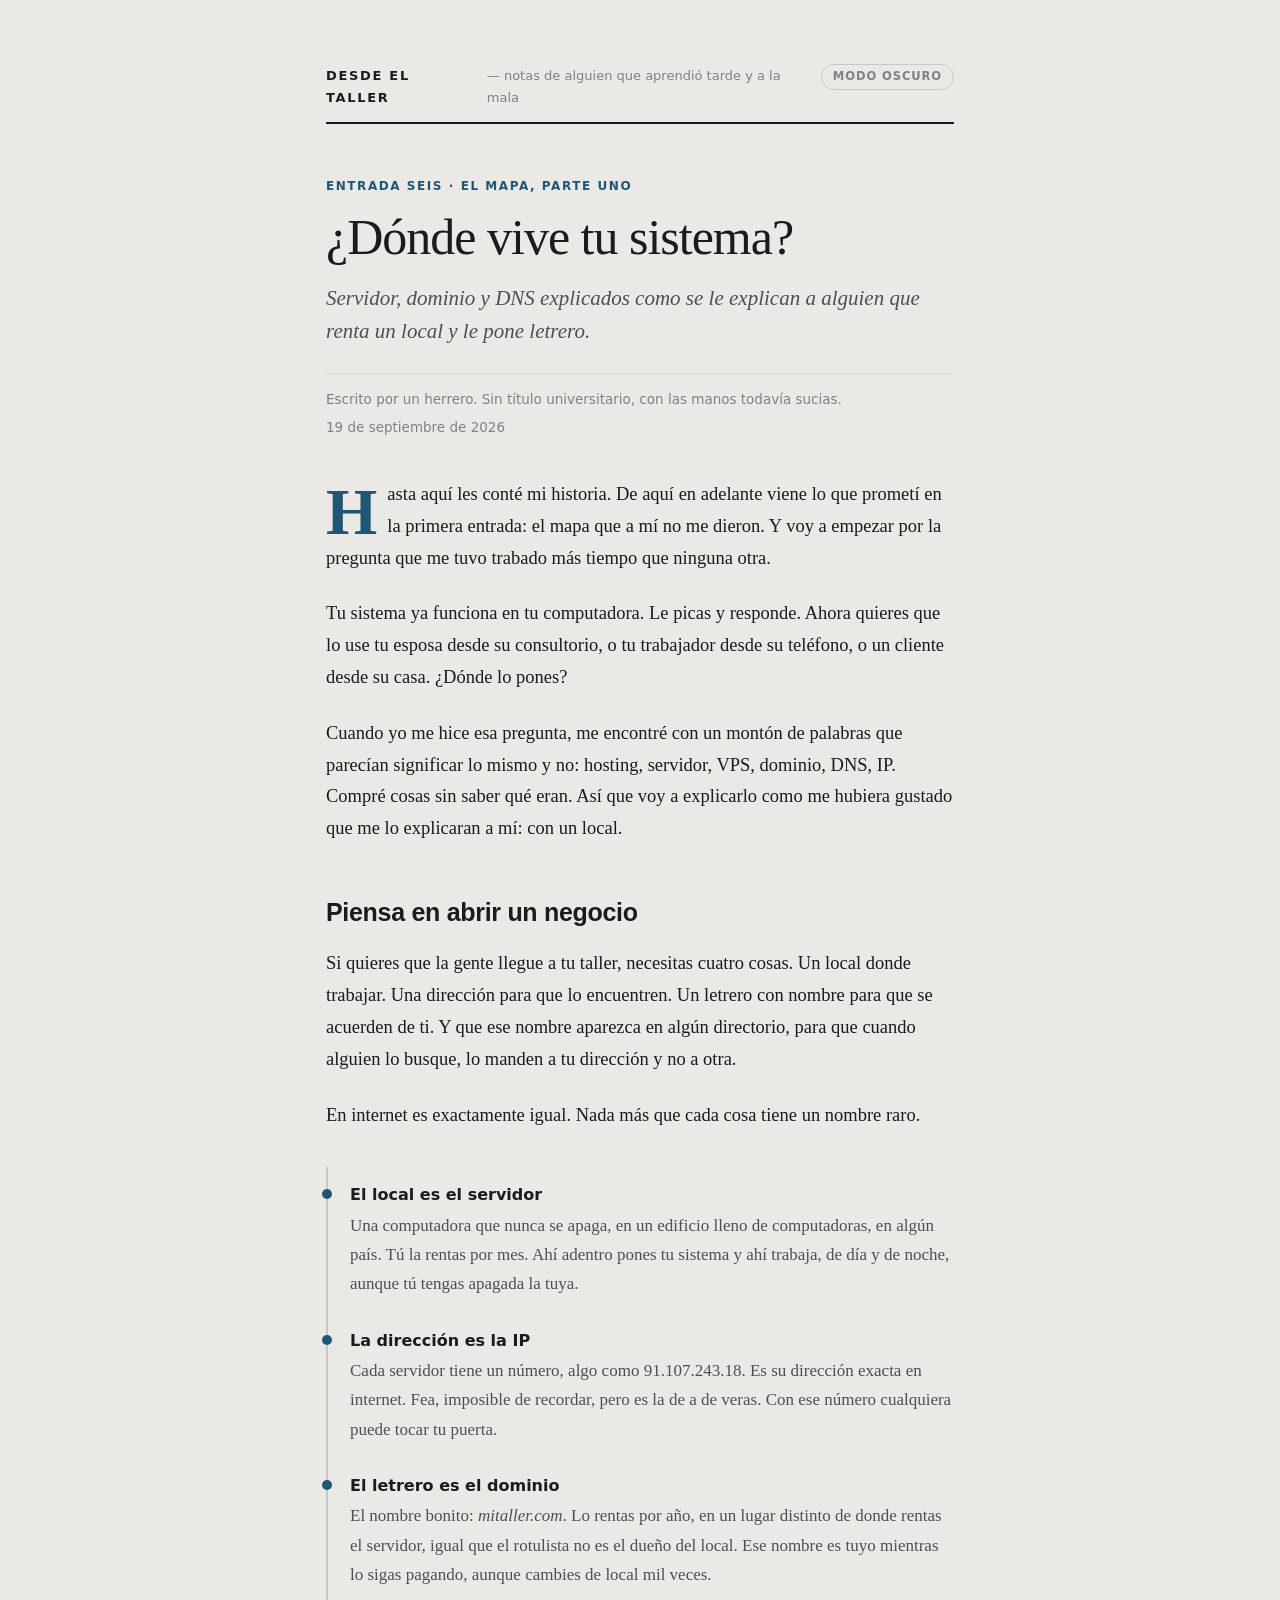
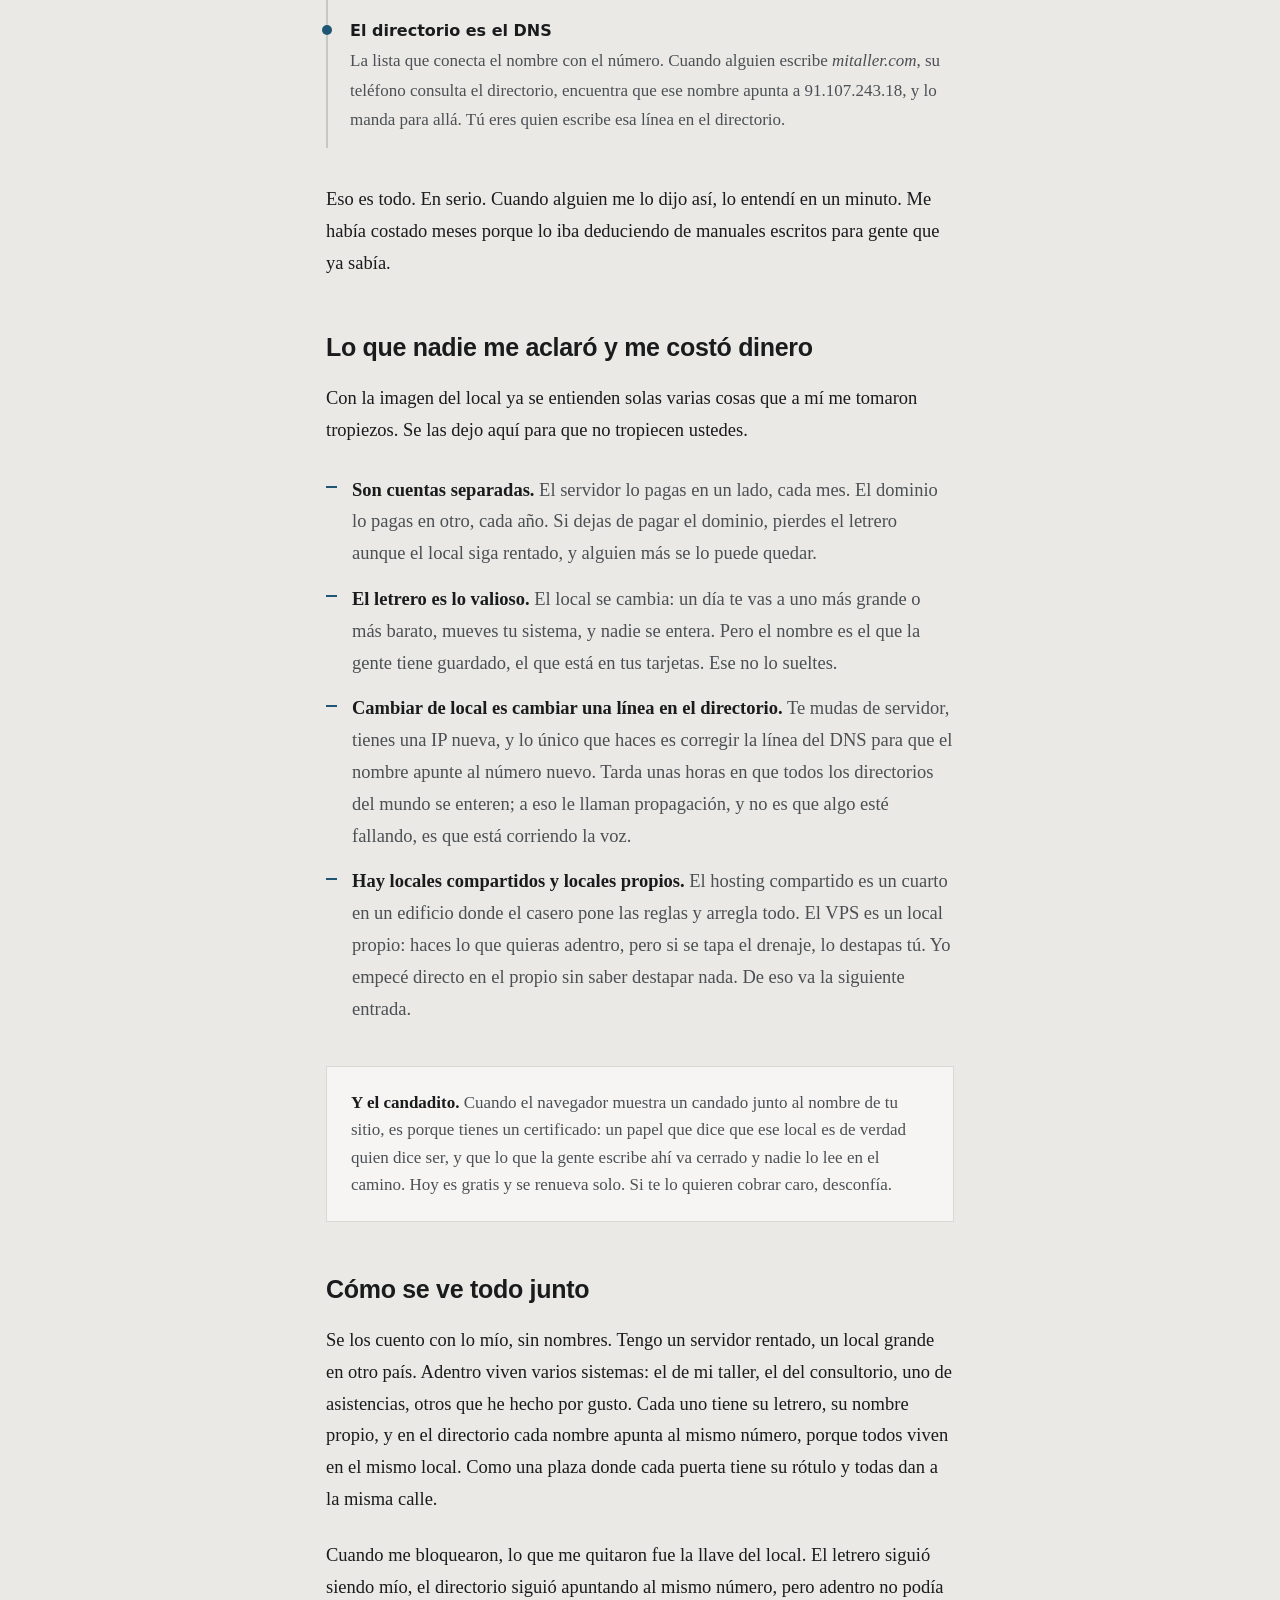
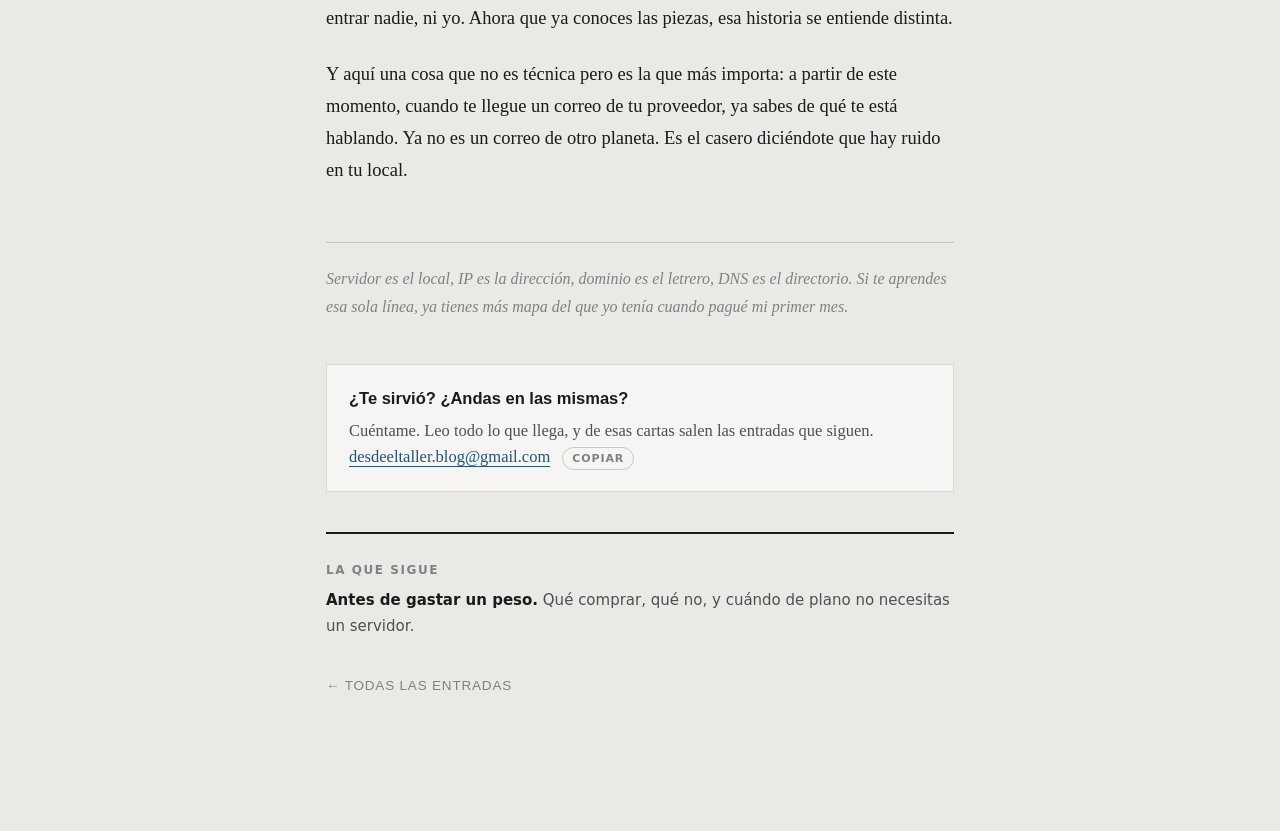
<file: entradas/06-donde-vive-tu-sistema.html>
<!doctype html>
<html lang="es">
<head>
<meta charset="utf-8">
<meta name="viewport" content="width=device-width,initial-scale=1">
<title>¿Dónde vive tu sistema? · Desde el taller</title>
<meta name="description" content="Qué es un servidor, una IP, un dominio y el DNS, explicados fácil con la imagen de un local y su letrero. Para principiantes que quieren subir su sistema o su página a internet.">
<meta name="author" content="Desde el taller">
<meta property="og:type" content="article">
<meta property="og:site_name" content="Desde el taller">
<meta property="og:locale" content="es_MX">
<meta property="og:title" content="¿Dónde vive tu sistema?">
<meta property="og:description" content="Qué es un servidor, una IP, un dominio y el DNS, explicados fácil con la imagen de un local y su letrero. Para principiantes que quieren subir su sistema o su página a internet.">
<meta name="twitter:card" content="summary_large_image">
<link rel="canonical" href="https://desdeeltaller.github.io/entradas/06-donde-vive-tu-sistema.html">
<meta property="og:url" content="https://desdeeltaller.github.io/entradas/06-donde-vive-tu-sistema.html">
<meta property="og:image" content="https://desdeeltaller.github.io/compartir.png">
<meta property="og:image:secure_url" content="https://desdeeltaller.github.io/compartir.png">
<meta property="og:image:type" content="image/png">
<meta property="og:image:width" content="1200">
<meta property="og:image:height" content="630">
<meta property="og:image:alt" content="Desde el taller: notas de un herrero sobre sistemas, servidores y errores">
<meta property="article:published_time" content="2026-09-19">
<link rel="icon" href="../favicon.svg" type="image/svg+xml">
<link rel="stylesheet" href="../estilo.css?v=2">
<script src="../tema.js?v=2"></script>
<script defer src="https://cloud.umami.is/script.js" data-website-id="abb454dd-8fa3-4690-bca2-e39be3b51432"></script>
</head>
<body>
<div class="hoja">

  <div class="marca">
    <a class="n" href="../">Desde el taller</a>
    <span class="s">— notas de alguien que aprendió tarde y a la mala</span>
    <button class="tema" type="button">Modo oscuro</button>
  </div>

  <div class="entradilla">
    <span class="num">Entrada seis · El mapa, parte uno</span>
    <h1>¿Dónde vive tu sistema?</h1>
    <p class="bajada">
      Servidor, dominio y DNS explicados como se le explican a alguien que
      renta un local y le pone letrero.
    </p>
    <p class="firma">
      Escrito por un herrero. Sin título universitario, con las manos todavía sucias.
      <time datetime="2026-09-19">19 de septiembre de 2026</time>
    </p>
  </div>

  <p class="primera">
    Hasta aquí les conté mi historia. De aquí en adelante viene lo que prometí en
    la primera entrada: el mapa que a mí no me dieron. Y voy a empezar por la
    pregunta que me tuvo trabado más tiempo que ninguna otra.
  </p>

  <p>
    Tu sistema ya funciona en tu computadora. Le picas y responde. Ahora quieres
    que lo use tu esposa desde su consultorio, o tu trabajador desde su teléfono,
    o un cliente desde su casa. ¿Dónde lo pones?
  </p>

  <p>
    Cuando yo me hice esa pregunta, me encontré con un montón de palabras que
    parecían significar lo mismo y no: hosting, servidor, VPS, dominio, DNS,
    IP. Compré cosas sin saber qué eran. Así que voy a explicarlo como me
    hubiera gustado que me lo explicaran a mí: con un local.
  </p>

  <h2>Piensa en abrir un negocio</h2>

  <p>
    Si quieres que la gente llegue a tu taller, necesitas cuatro cosas. Un local
    donde trabajar. Una dirección para que lo encuentren. Un letrero con nombre
    para que se acuerden de ti. Y que ese nombre aparezca en algún directorio,
    para que cuando alguien lo busque, lo manden a tu dirección y no a otra.
  </p>

  <p>
    En internet es exactamente igual. Nada más que cada cosa tiene un nombre
    raro.
  </p>

  <ul class="escalera">
    <li>
      <b>El local es el servidor</b>
      Una computadora que nunca se apaga, en un edificio lleno de computadoras,
      en algún país. Tú la rentas por mes. Ahí adentro pones tu sistema y ahí
      trabaja, de día y de noche, aunque tú tengas apagada la tuya.
    </li>
    <li>
      <b>La dirección es la IP</b>
      Cada servidor tiene un número, algo como 91.107.243.18. Es su dirección
      exacta en internet. Fea, imposible de recordar, pero es la de a de veras.
      Con ese número cualquiera puede tocar tu puerta.
    </li>
    <li>
      <b>El letrero es el dominio</b>
      El nombre bonito: <em>mitaller.com</em>. Lo rentas por año, en un lugar
      distinto de donde rentas el servidor, igual que el rotulista no es el
      dueño del local. Ese nombre es tuyo mientras lo sigas pagando, aunque
      cambies de local mil veces.
    </li>
    <li>
      <b>El directorio es el DNS</b>
      La lista que conecta el nombre con el número. Cuando alguien escribe
      <em>mitaller.com</em>, su teléfono consulta el directorio, encuentra que
      ese nombre apunta a 91.107.243.18, y lo manda para allá. Tú eres quien
      escribe esa línea en el directorio.
    </li>
  </ul>

  <p>
    Eso es todo. En serio. Cuando alguien me lo dijo así, lo entendí en un
    minuto. Me había costado meses porque lo iba deduciendo de manuales escritos
    para gente que ya sabía.
  </p>

  <h2>Lo que nadie me aclaró y me costó dinero</h2>

  <p>
    Con la imagen del local ya se entienden solas varias cosas que a mí me
    tomaron tropiezos. Se las dejo aquí para que no tropiecen ustedes.
  </p>

  <ul class="lista">
    <li><b>Son cuentas separadas.</b> El servidor lo pagas en un lado, cada mes. El dominio lo pagas en otro, cada año. Si dejas de pagar el dominio, pierdes el letrero aunque el local siga rentado, y alguien más se lo puede quedar.</li>
    <li><b>El letrero es lo valioso.</b> El local se cambia: un día te vas a uno más grande o más barato, mueves tu sistema, y nadie se entera. Pero el nombre es el que la gente tiene guardado, el que está en tus tarjetas. Ese no lo sueltes.</li>
    <li><b>Cambiar de local es cambiar una línea en el directorio.</b> Te mudas de servidor, tienes una IP nueva, y lo único que haces es corregir la línea del DNS para que el nombre apunte al número nuevo. Tarda unas horas en que todos los directorios del mundo se enteren; a eso le llaman propagación, y no es que algo esté fallando, es que está corriendo la voz.</li>
    <li><b>Hay locales compartidos y locales propios.</b> El hosting compartido es un cuarto en un edificio donde el casero pone las reglas y arregla todo. El VPS es un local propio: haces lo que quieras adentro, pero si se tapa el drenaje, lo destapas tú. Yo empecé directo en el propio sin saber destapar nada. De eso va la siguiente entrada.</li>
  </ul>

  <div class="aparte">
    <p>
      <b>Y el candadito.</b> Cuando el navegador muestra un candado junto al
      nombre de tu sitio, es porque tienes un certificado: un papel que dice que
      ese local es de verdad quien dice ser, y que lo que la gente escribe ahí va
      cerrado y nadie lo lee en el camino. Hoy es gratis y se renueva solo. Si
      te lo quieren cobrar caro, desconfía.
    </p>
  </div>

  <h2>Cómo se ve todo junto</h2>

  <p>
    Se los cuento con lo mío, sin nombres. Tengo un servidor rentado, un local
    grande en otro país. Adentro viven varios sistemas: el de mi taller, el del
    consultorio, uno de asistencias, otros que he hecho por gusto. Cada uno tiene
    su letrero, su nombre propio, y en el directorio cada nombre apunta al mismo
    número, porque todos viven en el mismo local. Como una plaza donde cada
    puerta tiene su rótulo y todas dan a la misma calle.
  </p>

  <p>
    Cuando me bloquearon, lo que me quitaron fue la llave del local. El letrero
    siguió siendo mío, el directorio siguió apuntando al mismo número, pero
    adentro no podía entrar nadie, ni yo. Ahora que ya conoces las piezas, esa
    historia se entiende distinta.
  </p>

  <p>
    Y aquí una cosa que no es técnica pero es la que más importa: a partir de
    este momento, cuando te llegue un correo de tu proveedor, ya sabes de qué te
    está hablando. Ya no es un correo de otro planeta. Es el casero diciéndote
    que hay ruido en tu local.
  </p>

  <p class="cierre">
    Servidor es el local, IP es la dirección, dominio es el letrero, DNS es el
    directorio. Si te aprendes esa sola línea, ya tienes más mapa del que yo
    tenía cuando pagué mi primer mes.
  </p>

  <div class="escribeme">
    <span>¿Te sirvió? ¿Andas en las mismas?</span>
    Cuéntame. Leo todo lo que llega, y de esas cartas salen las entradas que
    siguen. <a href="mailto:desdeeltaller.blog@gmail.com?subject=Sobre%20%22%C2%BFD%C3%B3nde%20vive%20tu%20sistema%3F%22">desdeeltaller.blog@gmail.com</a>
    <button class="copiar" type="button" data-correo="desdeeltaller.blog@gmail.com">Copiar</button>
  </div>

  <div class="siguiente">
    <span>La que sigue</span>
    <b>Antes de gastar un peso.</b> Qué comprar, qué no, y cuándo de plano no
    necesitas un servidor.
  </div>

  <p class="volver"><a href="../">Todas las entradas</a></p>

</div>
</body>
</html>
</file>
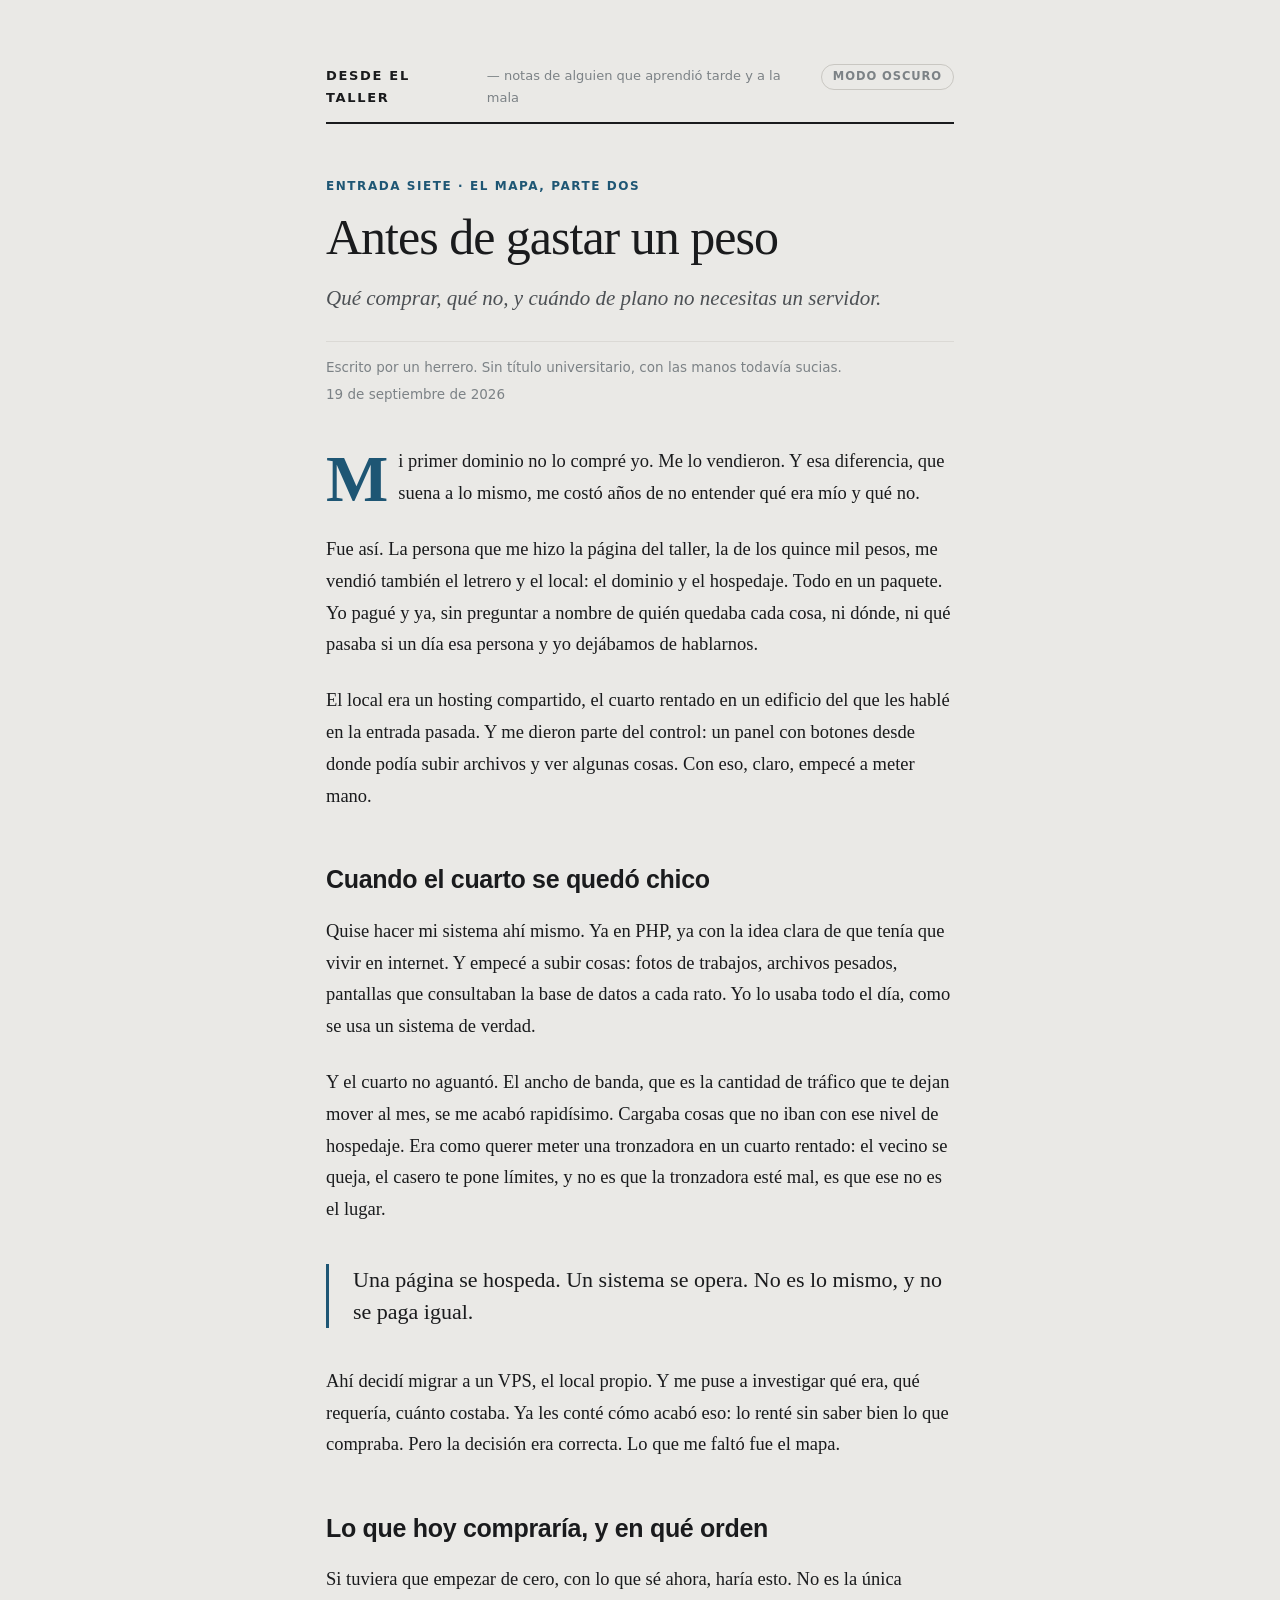
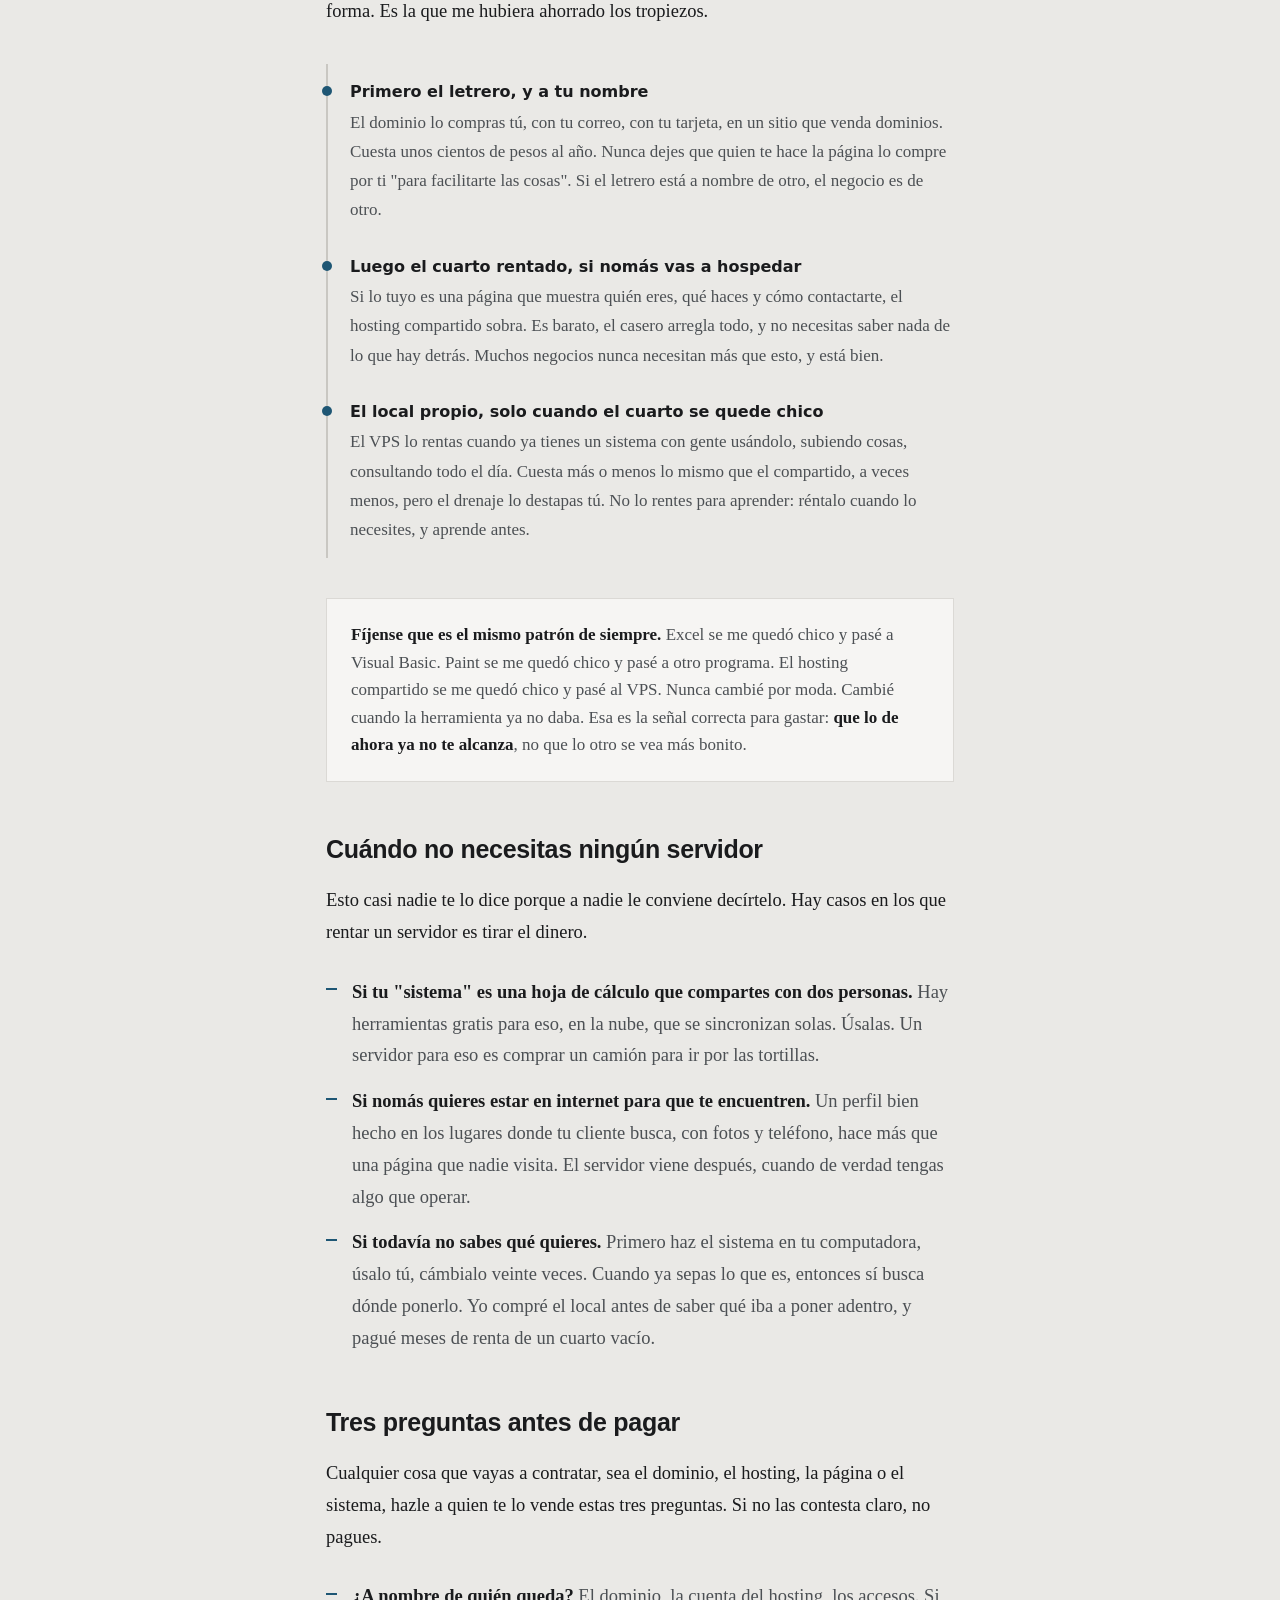
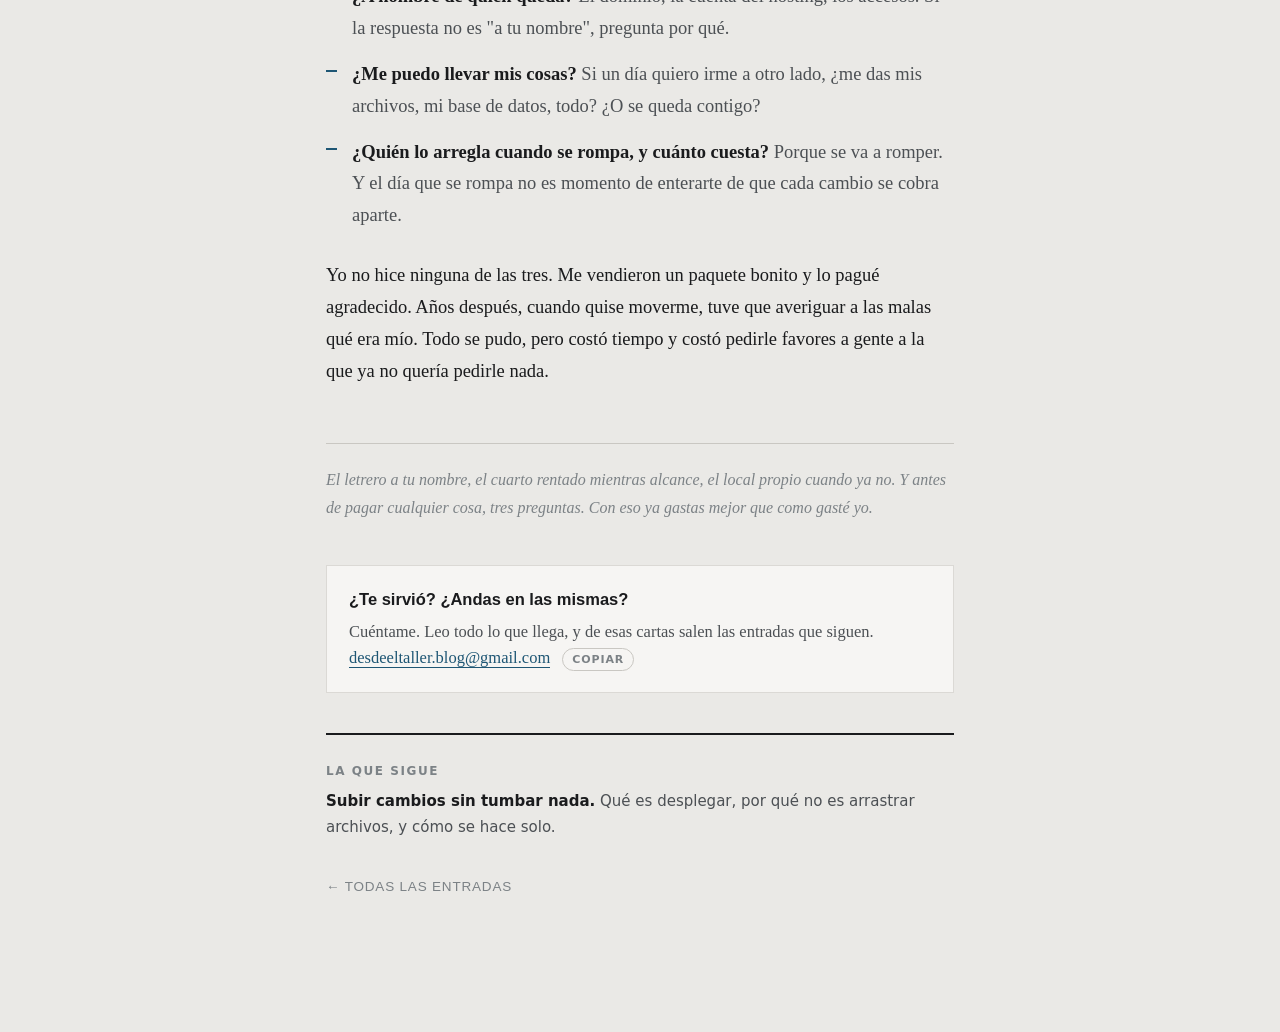
<file: entradas/07-antes-de-gastar-un-peso.html>
<!doctype html>
<html lang="es">
<head>
<meta charset="utf-8">
<meta name="viewport" content="width=device-width,initial-scale=1">
<title>Antes de gastar un peso · Desde el taller</title>
<meta name="description" content="Hosting compartido o VPS, qué comprar primero, cuándo no necesitas servidor y tres preguntas antes de pagar. Consejos de alguien que perdió dinero y un dominio por no saberlo.">
<meta name="author" content="Desde el taller">
<meta property="og:type" content="article">
<meta property="og:site_name" content="Desde el taller">
<meta property="og:locale" content="es_MX">
<meta property="og:title" content="Antes de gastar un peso">
<meta property="og:description" content="Hosting compartido o VPS, qué comprar primero, cuándo no necesitas servidor y tres preguntas antes de pagar. Consejos de alguien que perdió dinero y un dominio por no saberlo.">
<meta name="twitter:card" content="summary_large_image">
<link rel="canonical" href="https://desdeeltaller.github.io/entradas/07-antes-de-gastar-un-peso.html">
<meta property="og:url" content="https://desdeeltaller.github.io/entradas/07-antes-de-gastar-un-peso.html">
<meta property="og:image" content="https://desdeeltaller.github.io/compartir.png">
<meta property="og:image:secure_url" content="https://desdeeltaller.github.io/compartir.png">
<meta property="og:image:type" content="image/png">
<meta property="og:image:width" content="1200">
<meta property="og:image:height" content="630">
<meta property="og:image:alt" content="Desde el taller: notas de un herrero sobre sistemas, servidores y errores">
<meta property="article:published_time" content="2026-09-19">
<link rel="icon" href="../favicon.svg" type="image/svg+xml">
<link rel="stylesheet" href="../estilo.css?v=2">
<script src="../tema.js?v=2"></script>
<script defer src="https://cloud.umami.is/script.js" data-website-id="abb454dd-8fa3-4690-bca2-e39be3b51432"></script>
</head>
<body>
<div class="hoja">

  <div class="marca">
    <a class="n" href="../">Desde el taller</a>
    <span class="s">— notas de alguien que aprendió tarde y a la mala</span>
    <button class="tema" type="button">Modo oscuro</button>
  </div>

  <div class="entradilla">
    <span class="num">Entrada siete · El mapa, parte dos</span>
    <h1>Antes de gastar un peso</h1>
    <p class="bajada">
      Qué comprar, qué no, y cuándo de plano no necesitas un servidor.
    </p>
    <p class="firma">
      Escrito por un herrero. Sin título universitario, con las manos todavía sucias.
      <time datetime="2026-09-19">19 de septiembre de 2026</time>
    </p>
  </div>

  <p class="primera">
    Mi primer dominio no lo compré yo. Me lo vendieron. Y esa diferencia, que
    suena a lo mismo, me costó años de no entender qué era mío y qué no.
  </p>

  <p>
    Fue así. La persona que me hizo la página del taller, la de los quince mil
    pesos, me vendió también el letrero y el local: el dominio y el hospedaje.
    Todo en un paquete. Yo pagué y ya, sin preguntar a nombre de quién quedaba
    cada cosa, ni dónde, ni qué pasaba si un día esa persona y yo dejábamos de
    hablarnos.
  </p>

  <p>
    El local era un hosting compartido, el cuarto rentado en un edificio del que
    les hablé en la entrada pasada. Y me dieron parte del control: un panel con
    botones desde donde podía subir archivos y ver algunas cosas. Con eso, claro,
    empecé a meter mano.
  </p>

  <h2>Cuando el cuarto se quedó chico</h2>

  <p>
    Quise hacer mi sistema ahí mismo. Ya en PHP, ya con la idea clara de que
    tenía que vivir en internet. Y empecé a subir cosas: fotos de trabajos,
    archivos pesados, pantallas que consultaban la base de datos a cada rato.
    Yo lo usaba todo el día, como se usa un sistema de verdad.
  </p>

  <p>
    Y el cuarto no aguantó. El ancho de banda, que es la cantidad de tráfico que
    te dejan mover al mes, se me acabó rapidísimo. Cargaba cosas que no iban con
    ese nivel de hospedaje. Era como querer meter una tronzadora en un cuarto
    rentado: el vecino se queja, el casero te pone límites, y no es que la
    tronzadora esté mal, es que ese no es el lugar.
  </p>

  <blockquote>
    <p>
      Una página se hospeda. Un sistema se opera. No es lo mismo, y no se paga
      igual.
    </p>
  </blockquote>

  <p>
    Ahí decidí migrar a un VPS, el local propio. Y me puse a investigar qué era,
    qué requería, cuánto costaba. Ya les conté cómo acabó eso: lo renté sin
    saber bien lo que compraba. Pero la decisión era correcta. Lo que me faltó
    fue el mapa.
  </p>

  <h2>Lo que hoy compraría, y en qué orden</h2>

  <p>
    Si tuviera que empezar de cero, con lo que sé ahora, haría esto. No es la
    única forma. Es la que me hubiera ahorrado los tropiezos.
  </p>

  <ul class="escalera">
    <li>
      <b>Primero el letrero, y a tu nombre</b>
      El dominio lo compras tú, con tu correo, con tu tarjeta, en un sitio que
      venda dominios. Cuesta unos cientos de pesos al año. Nunca dejes que quien
      te hace la página lo compre por ti "para facilitarte las cosas". Si el
      letrero está a nombre de otro, el negocio es de otro.
    </li>
    <li>
      <b>Luego el cuarto rentado, si nomás vas a hospedar</b>
      Si lo tuyo es una página que muestra quién eres, qué haces y cómo
      contactarte, el hosting compartido sobra. Es barato, el casero arregla
      todo, y no necesitas saber nada de lo que hay detrás. Muchos negocios
      nunca necesitan más que esto, y está bien.
    </li>
    <li>
      <b>El local propio, solo cuando el cuarto se quede chico</b>
      El VPS lo rentas cuando ya tienes un sistema con gente usándolo, subiendo
      cosas, consultando todo el día. Cuesta más o menos lo mismo que el
      compartido, a veces menos, pero el drenaje lo destapas tú. No lo rentes
      para aprender: réntalo cuando lo necesites, y aprende antes.
    </li>
  </ul>

  <div class="aparte">
    <p>
      <b>Fíjense que es el mismo patrón de siempre.</b> Excel se me quedó chico y
      pasé a Visual Basic. Paint se me quedó chico y pasé a otro programa. El
      hosting compartido se me quedó chico y pasé al VPS. Nunca cambié por moda.
      Cambié cuando la herramienta ya no daba. Esa es la señal correcta para
      gastar: <b>que lo de ahora ya no te alcanza</b>, no que lo otro se vea más
      bonito.
    </p>
  </div>

  <h2>Cuándo no necesitas ningún servidor</h2>

  <p>
    Esto casi nadie te lo dice porque a nadie le conviene decírtelo. Hay casos
    en los que rentar un servidor es tirar el dinero.
  </p>

  <ul class="lista">
    <li><b>Si tu "sistema" es una hoja de cálculo que compartes con dos personas.</b> Hay herramientas gratis para eso, en la nube, que se sincronizan solas. Úsalas. Un servidor para eso es comprar un camión para ir por las tortillas.</li>
    <li><b>Si nomás quieres estar en internet para que te encuentren.</b> Un perfil bien hecho en los lugares donde tu cliente busca, con fotos y teléfono, hace más que una página que nadie visita. El servidor viene después, cuando de verdad tengas algo que operar.</li>
    <li><b>Si todavía no sabes qué quieres.</b> Primero haz el sistema en tu computadora, úsalo tú, cámbialo veinte veces. Cuando ya sepas lo que es, entonces sí busca dónde ponerlo. Yo compré el local antes de saber qué iba a poner adentro, y pagué meses de renta de un cuarto vacío.</li>
  </ul>

  <h2>Tres preguntas antes de pagar</h2>

  <p>
    Cualquier cosa que vayas a contratar, sea el dominio, el hosting, la página
    o el sistema, hazle a quien te lo vende estas tres preguntas. Si no las
    contesta claro, no pagues.
  </p>

  <ul class="lista">
    <li><b>¿A nombre de quién queda?</b> El dominio, la cuenta del hosting, los accesos. Si la respuesta no es "a tu nombre", pregunta por qué.</li>
    <li><b>¿Me puedo llevar mis cosas?</b> Si un día quiero irme a otro lado, ¿me das mis archivos, mi base de datos, todo? ¿O se queda contigo?</li>
    <li><b>¿Quién lo arregla cuando se rompa, y cuánto cuesta?</b> Porque se va a romper. Y el día que se rompa no es momento de enterarte de que cada cambio se cobra aparte.</li>
  </ul>

  <p>
    Yo no hice ninguna de las tres. Me vendieron un paquete bonito y lo pagué
    agradecido. Años después, cuando quise moverme, tuve que averiguar a las
    malas qué era mío. Todo se pudo, pero costó tiempo y costó pedirle favores a
    gente a la que ya no quería pedirle nada.
  </p>

  <p class="cierre">
    El letrero a tu nombre, el cuarto rentado mientras alcance, el local propio
    cuando ya no. Y antes de pagar cualquier cosa, tres preguntas. Con eso ya
    gastas mejor que como gasté yo.
  </p>

  <div class="escribeme">
    <span>¿Te sirvió? ¿Andas en las mismas?</span>
    Cuéntame. Leo todo lo que llega, y de esas cartas salen las entradas que
    siguen. <a href="mailto:desdeeltaller.blog@gmail.com?subject=Sobre%20%22Antes%20de%20gastar%20un%20peso%22">desdeeltaller.blog@gmail.com</a>
    <button class="copiar" type="button" data-correo="desdeeltaller.blog@gmail.com">Copiar</button>
  </div>

  <div class="siguiente">
    <span>La que sigue</span>
    <b>Subir cambios sin tumbar nada.</b> Qué es desplegar, por qué no es
    arrastrar archivos, y cómo se hace solo.
  </div>

  <p class="volver"><a href="../">Todas las entradas</a></p>

</div>
</body>
</html>
</file>
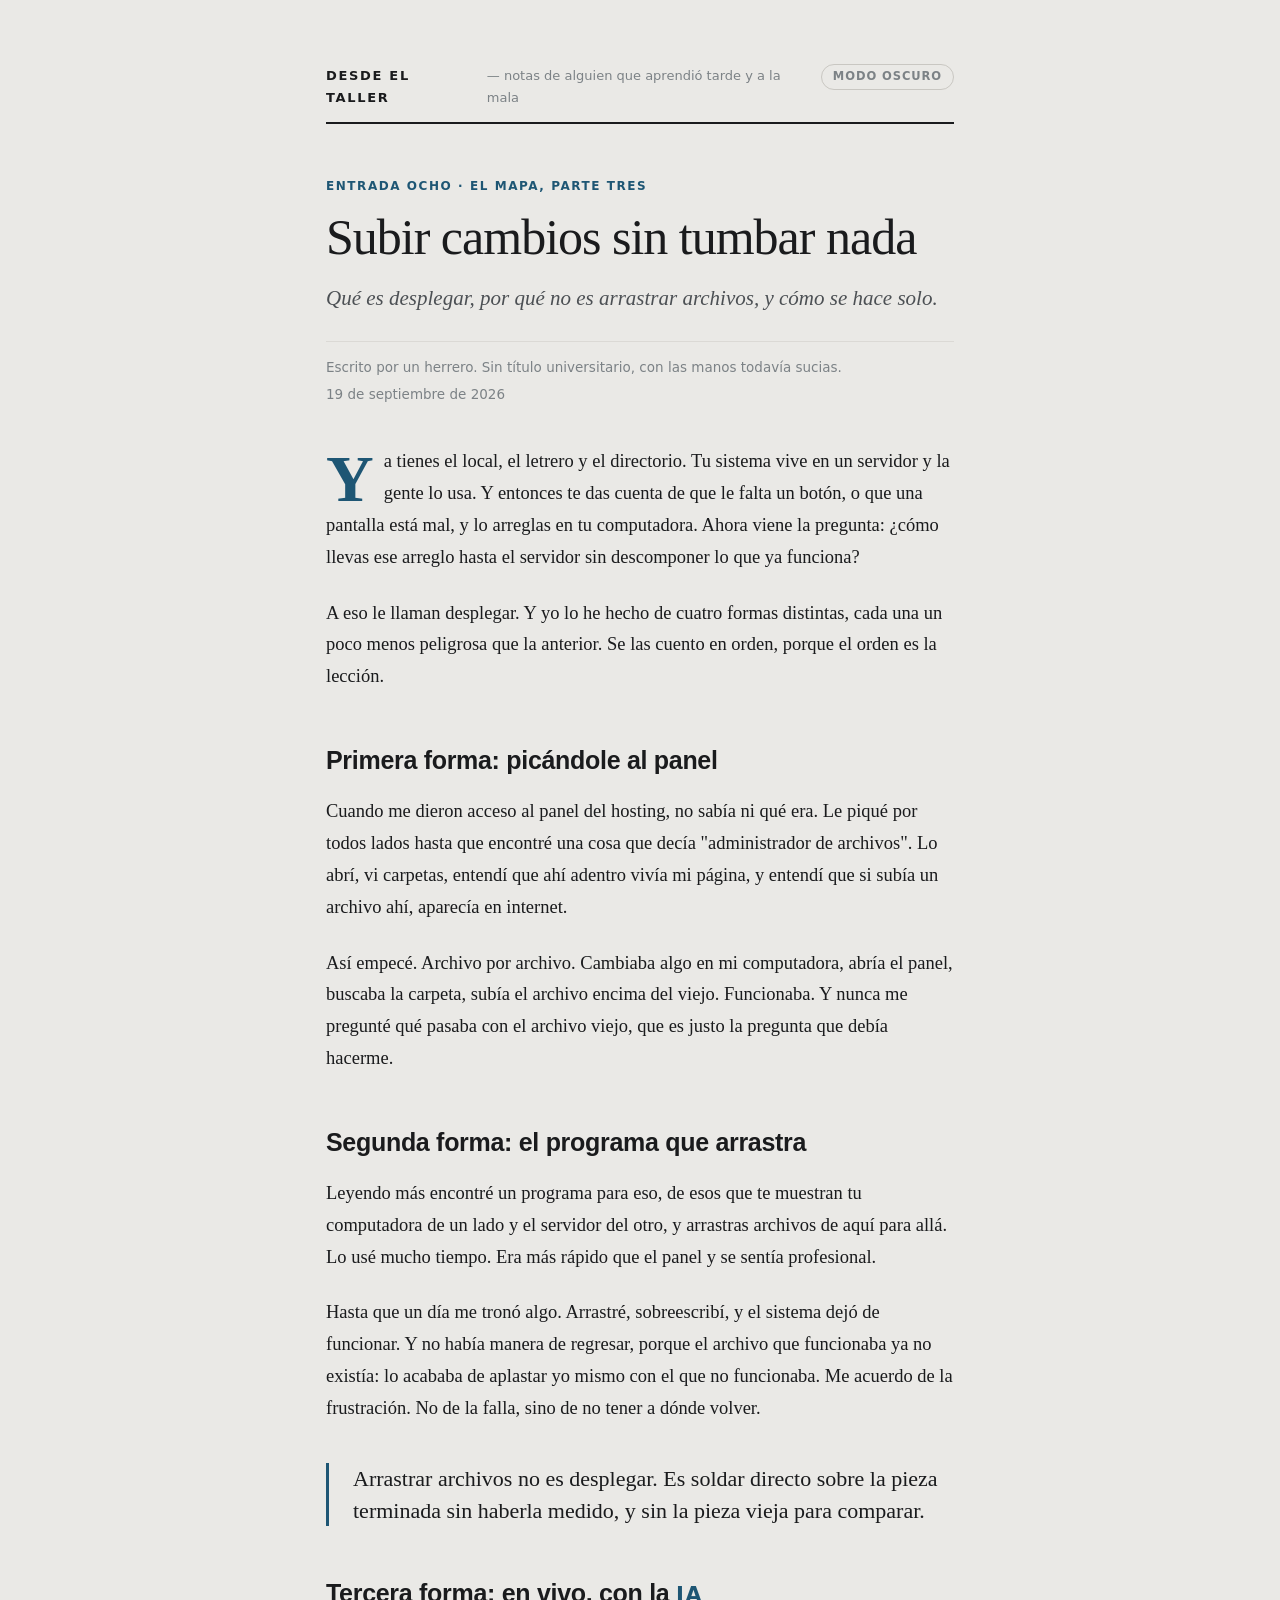
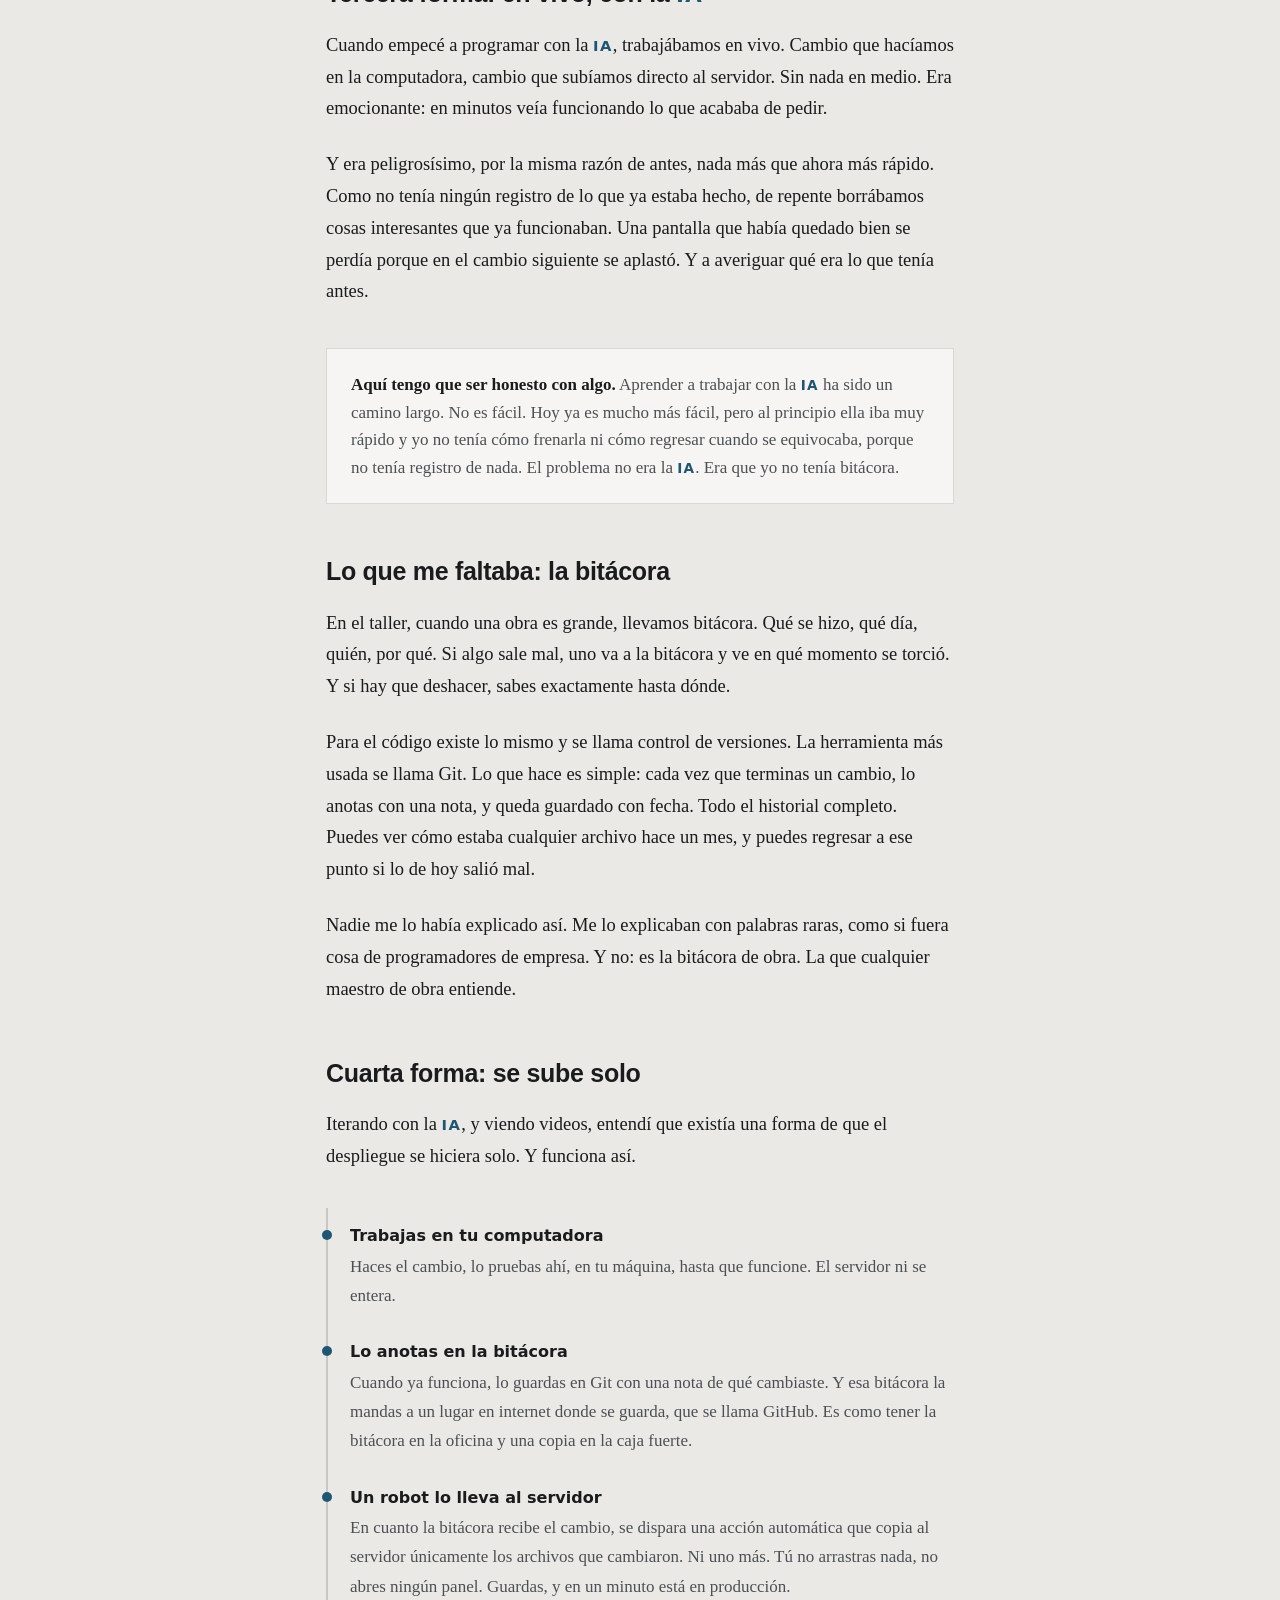
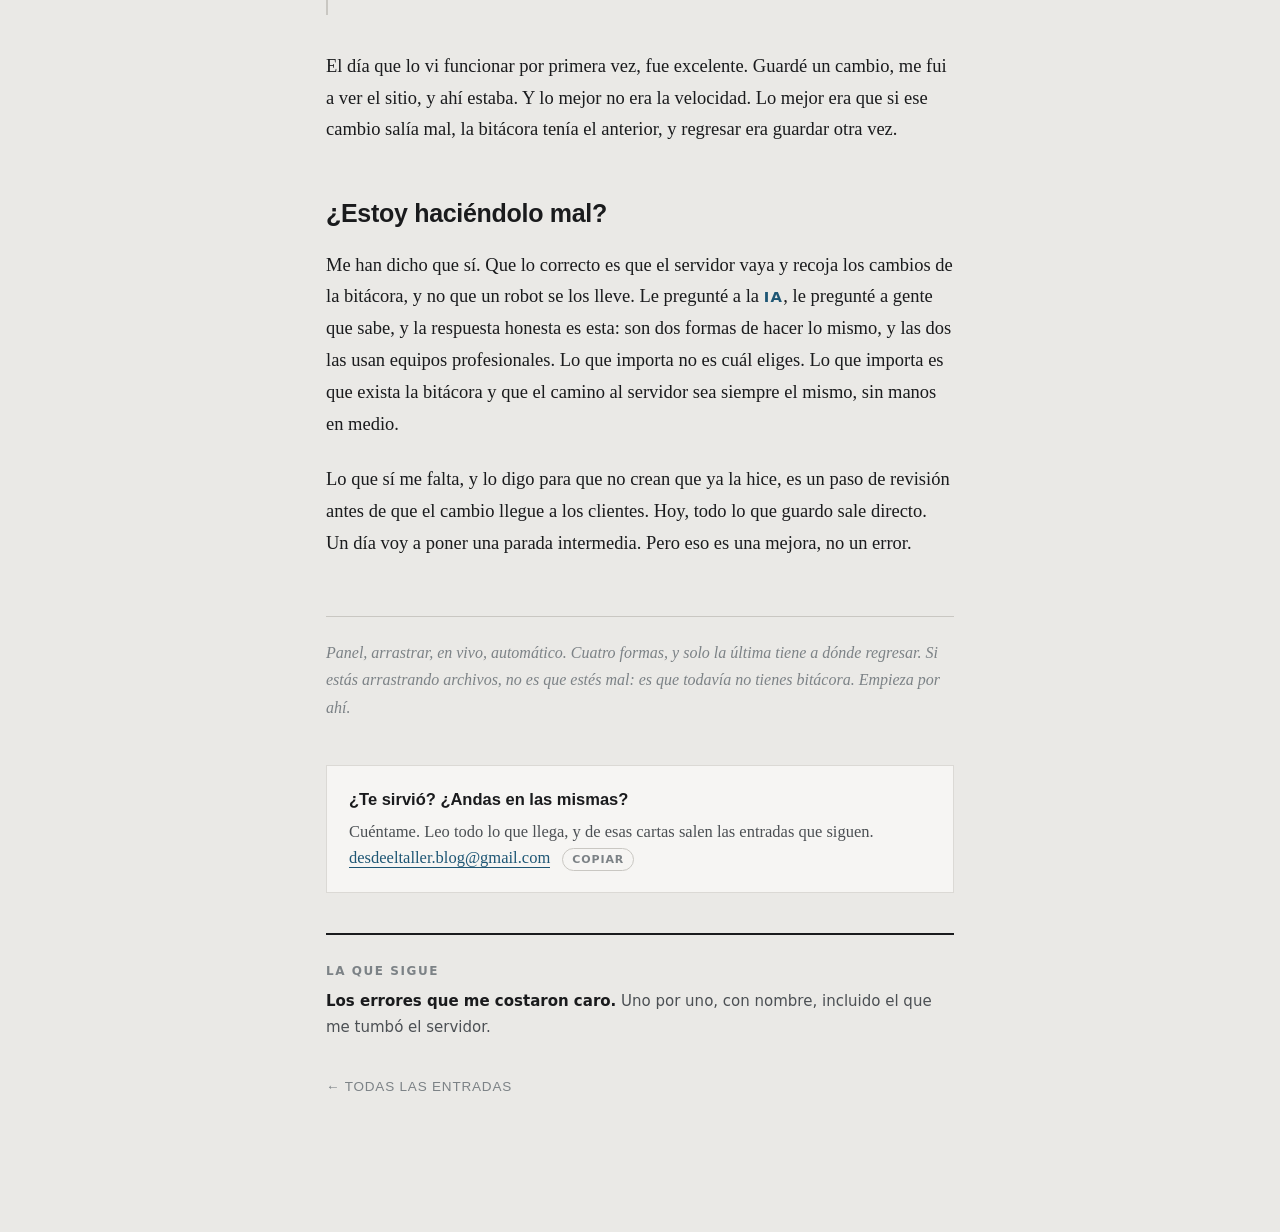
<file: entradas/08-subir-cambios-sin-tumbar-nada.html>
<!doctype html>
<html lang="es">
<head>
<meta charset="utf-8">
<meta name="viewport" content="width=device-width,initial-scale=1">
<title>Subir cambios sin tumbar nada · Desde el taller</title>
<meta name="description" content="Qué es desplegar, por qué subir archivos por FTP es peligroso, y cómo usar Git, GitHub y el despliegue automático, explicado como una bitácora de obra.">
<meta name="author" content="Desde el taller">
<meta property="og:type" content="article">
<meta property="og:site_name" content="Desde el taller">
<meta property="og:locale" content="es_MX">
<meta property="og:title" content="Subir cambios sin tumbar nada">
<meta property="og:description" content="Qué es desplegar, por qué subir archivos por FTP es peligroso, y cómo usar Git, GitHub y el despliegue automático, explicado como una bitácora de obra.">
<meta name="twitter:card" content="summary_large_image">
<link rel="canonical" href="https://desdeeltaller.github.io/entradas/08-subir-cambios-sin-tumbar-nada.html">
<meta property="og:url" content="https://desdeeltaller.github.io/entradas/08-subir-cambios-sin-tumbar-nada.html">
<meta property="og:image" content="https://desdeeltaller.github.io/compartir.png">
<meta property="og:image:secure_url" content="https://desdeeltaller.github.io/compartir.png">
<meta property="og:image:type" content="image/png">
<meta property="og:image:width" content="1200">
<meta property="og:image:height" content="630">
<meta property="og:image:alt" content="Desde el taller: notas de un herrero sobre sistemas, servidores y errores">
<meta property="article:published_time" content="2026-09-19">
<link rel="icon" href="../favicon.svg" type="image/svg+xml">
<link rel="stylesheet" href="../estilo.css?v=2">
<script src="../tema.js?v=2"></script>
<script defer src="https://cloud.umami.is/script.js" data-website-id="abb454dd-8fa3-4690-bca2-e39be3b51432"></script>
</head>
<body>
<div class="hoja">

  <div class="marca">
    <a class="n" href="../">Desde el taller</a>
    <span class="s">— notas de alguien que aprendió tarde y a la mala</span>
    <button class="tema" type="button">Modo oscuro</button>
  </div>

  <div class="entradilla">
    <span class="num">Entrada ocho · El mapa, parte tres</span>
    <h1>Subir cambios sin tumbar nada</h1>
    <p class="bajada">
      Qué es desplegar, por qué no es arrastrar archivos, y cómo se hace solo.
    </p>
    <p class="firma">
      Escrito por un herrero. Sin título universitario, con las manos todavía sucias.
      <time datetime="2026-09-19">19 de septiembre de 2026</time>
    </p>
  </div>

  <p class="primera">
    Ya tienes el local, el letrero y el directorio. Tu sistema vive en un
    servidor y la gente lo usa. Y entonces te das cuenta de que le falta un
    botón, o que una pantalla está mal, y lo arreglas en tu computadora. Ahora
    viene la pregunta: ¿cómo llevas ese arreglo hasta el servidor sin descomponer
    lo que ya funciona?
  </p>

  <p>
    A eso le llaman desplegar. Y yo lo he hecho de cuatro formas distintas, cada
    una un poco menos peligrosa que la anterior. Se las cuento en orden, porque
    el orden es la lección.
  </p>

  <h2>Primera forma: picándole al panel</h2>

  <p>
    Cuando me dieron acceso al panel del hosting, no sabía ni qué era. Le piqué
    por todos lados hasta que encontré una cosa que decía "administrador de
    archivos". Lo abrí, vi carpetas, entendí que ahí adentro vivía mi página, y
    entendí que si subía un archivo ahí, aparecía en internet.
  </p>

  <p>
    Así empecé. Archivo por archivo. Cambiaba algo en mi computadora, abría el
    panel, buscaba la carpeta, subía el archivo encima del viejo. Funcionaba. Y
    nunca me pregunté qué pasaba con el archivo viejo, que es justo la pregunta
    que debía hacerme.
  </p>

  <h2>Segunda forma: el programa que arrastra</h2>

  <p>
    Leyendo más encontré un programa para eso, de esos que te muestran tu
    computadora de un lado y el servidor del otro, y arrastras archivos de aquí
    para allá. Lo usé mucho tiempo. Era más rápido que el panel y se sentía
    profesional.
  </p>

  <p>
    Hasta que un día me tronó algo. Arrastré, sobreescribí, y el sistema dejó de
    funcionar. Y no había manera de regresar, porque el archivo que funcionaba
    ya no existía: lo acababa de aplastar yo mismo con el que no funcionaba. Me
    acuerdo de la frustración. No de la falla, sino de no tener a dónde volver.
  </p>

  <blockquote>
    <p>
      Arrastrar archivos no es desplegar. Es soldar directo sobre la pieza
      terminada sin haberla medido, y sin la pieza vieja para comparar.
    </p>
  </blockquote>

  <h2>Tercera forma: en vivo, con la <span class="ia">IA</span></h2>

  <p>
    Cuando empecé a programar con la <span class="ia">IA</span>, trabajábamos en
    vivo. Cambio que hacíamos en la computadora, cambio que subíamos directo al
    servidor. Sin nada en medio. Era emocionante: en minutos veía funcionando lo
    que acababa de pedir.
  </p>

  <p>
    Y era peligrosísimo, por la misma razón de antes, nada más que ahora más
    rápido. Como no tenía ningún registro de lo que ya estaba hecho, de repente
    borrábamos cosas interesantes que ya funcionaban. Una pantalla que había
    quedado bien se perdía porque en el cambio siguiente se aplastó. Y a
    averiguar qué era lo que tenía antes.
  </p>

  <div class="aparte">
    <p>
      <b>Aquí tengo que ser honesto con algo.</b> Aprender a trabajar con la
      <span class="ia">IA</span> ha sido un camino largo. No es fácil. Hoy ya es
      mucho más fácil, pero al principio ella iba muy rápido y yo no tenía cómo
      frenarla ni cómo regresar cuando se equivocaba, porque no tenía registro de
      nada. El problema no era la <span class="ia">IA</span>. Era que yo no tenía
      bitácora.
    </p>
  </div>

  <h2>Lo que me faltaba: la bitácora</h2>

  <p>
    En el taller, cuando una obra es grande, llevamos bitácora. Qué se hizo, qué
    día, quién, por qué. Si algo sale mal, uno va a la bitácora y ve en qué
    momento se torció. Y si hay que deshacer, sabes exactamente hasta dónde.
  </p>

  <p>
    Para el código existe lo mismo y se llama control de versiones. La
    herramienta más usada se llama Git. Lo que hace es simple: cada vez que
    terminas un cambio, lo anotas con una nota, y queda guardado con fecha. Todo
    el historial completo. Puedes ver cómo estaba cualquier archivo hace un mes,
    y puedes regresar a ese punto si lo de hoy salió mal.
  </p>

  <p>
    Nadie me lo había explicado así. Me lo explicaban con palabras raras, como
    si fuera cosa de programadores de empresa. Y no: es la bitácora de obra. La
    que cualquier maestro de obra entiende.
  </p>

  <h2>Cuarta forma: se sube solo</h2>

  <p>
    Iterando con la <span class="ia">IA</span>, y viendo videos, entendí que
    existía una forma de que el despliegue se hiciera solo. Y funciona así.
  </p>

  <ul class="escalera">
    <li>
      <b>Trabajas en tu computadora</b>
      Haces el cambio, lo pruebas ahí, en tu máquina, hasta que funcione. El
      servidor ni se entera.
    </li>
    <li>
      <b>Lo anotas en la bitácora</b>
      Cuando ya funciona, lo guardas en Git con una nota de qué cambiaste. Y esa
      bitácora la mandas a un lugar en internet donde se guarda, que se llama
      GitHub. Es como tener la bitácora en la oficina y una copia en la caja
      fuerte.
    </li>
    <li>
      <b>Un robot lo lleva al servidor</b>
      En cuanto la bitácora recibe el cambio, se dispara una acción automática
      que copia al servidor únicamente los archivos que cambiaron. Ni uno más.
      Tú no arrastras nada, no abres ningún panel. Guardas, y en un minuto está
      en producción.
    </li>
  </ul>

  <p>
    El día que lo vi funcionar por primera vez, fue excelente. Guardé un cambio,
    me fui a ver el sitio, y ahí estaba. Y lo mejor no era la velocidad. Lo
    mejor era que si ese cambio salía mal, la bitácora tenía el anterior, y
    regresar era guardar otra vez.
  </p>

  <h2>¿Estoy haciéndolo mal?</h2>

  <p>
    Me han dicho que sí. Que lo correcto es que el servidor vaya y recoja los
    cambios de la bitácora, y no que un robot se los lleve. Le pregunté a la
    <span class="ia">IA</span>, le pregunté a gente que sabe, y la respuesta
    honesta es esta: son dos formas de hacer lo mismo, y las dos las usan
    equipos profesionales. Lo que importa no es cuál eliges. Lo que importa es
    que exista la bitácora y que el camino al servidor sea siempre el mismo, sin
    manos en medio.
  </p>

  <p>
    Lo que sí me falta, y lo digo para que no crean que ya la hice, es un paso
    de revisión antes de que el cambio llegue a los clientes. Hoy, todo lo que
    guardo sale directo. Un día voy a poner una parada intermedia. Pero eso es
    una mejora, no un error.
  </p>

  <p class="cierre">
    Panel, arrastrar, en vivo, automático. Cuatro formas, y solo la última tiene
    a dónde regresar. Si estás arrastrando archivos, no es que estés mal: es que
    todavía no tienes bitácora. Empieza por ahí.
  </p>

  <div class="escribeme">
    <span>¿Te sirvió? ¿Andas en las mismas?</span>
    Cuéntame. Leo todo lo que llega, y de esas cartas salen las entradas que
    siguen. <a href="mailto:desdeeltaller.blog@gmail.com?subject=Sobre%20%22Subir%20cambios%20sin%20tumbar%20nada%22">desdeeltaller.blog@gmail.com</a>
    <button class="copiar" type="button" data-correo="desdeeltaller.blog@gmail.com">Copiar</button>
  </div>

  <div class="siguiente">
    <span>La que sigue</span>
    <b>Los errores que me costaron caro.</b> Uno por uno, con nombre, incluido
    el que me tumbó el servidor.
  </div>

  <p class="volver"><a href="../">Todas las entradas</a></p>

</div>
</body>
</html>
</file>
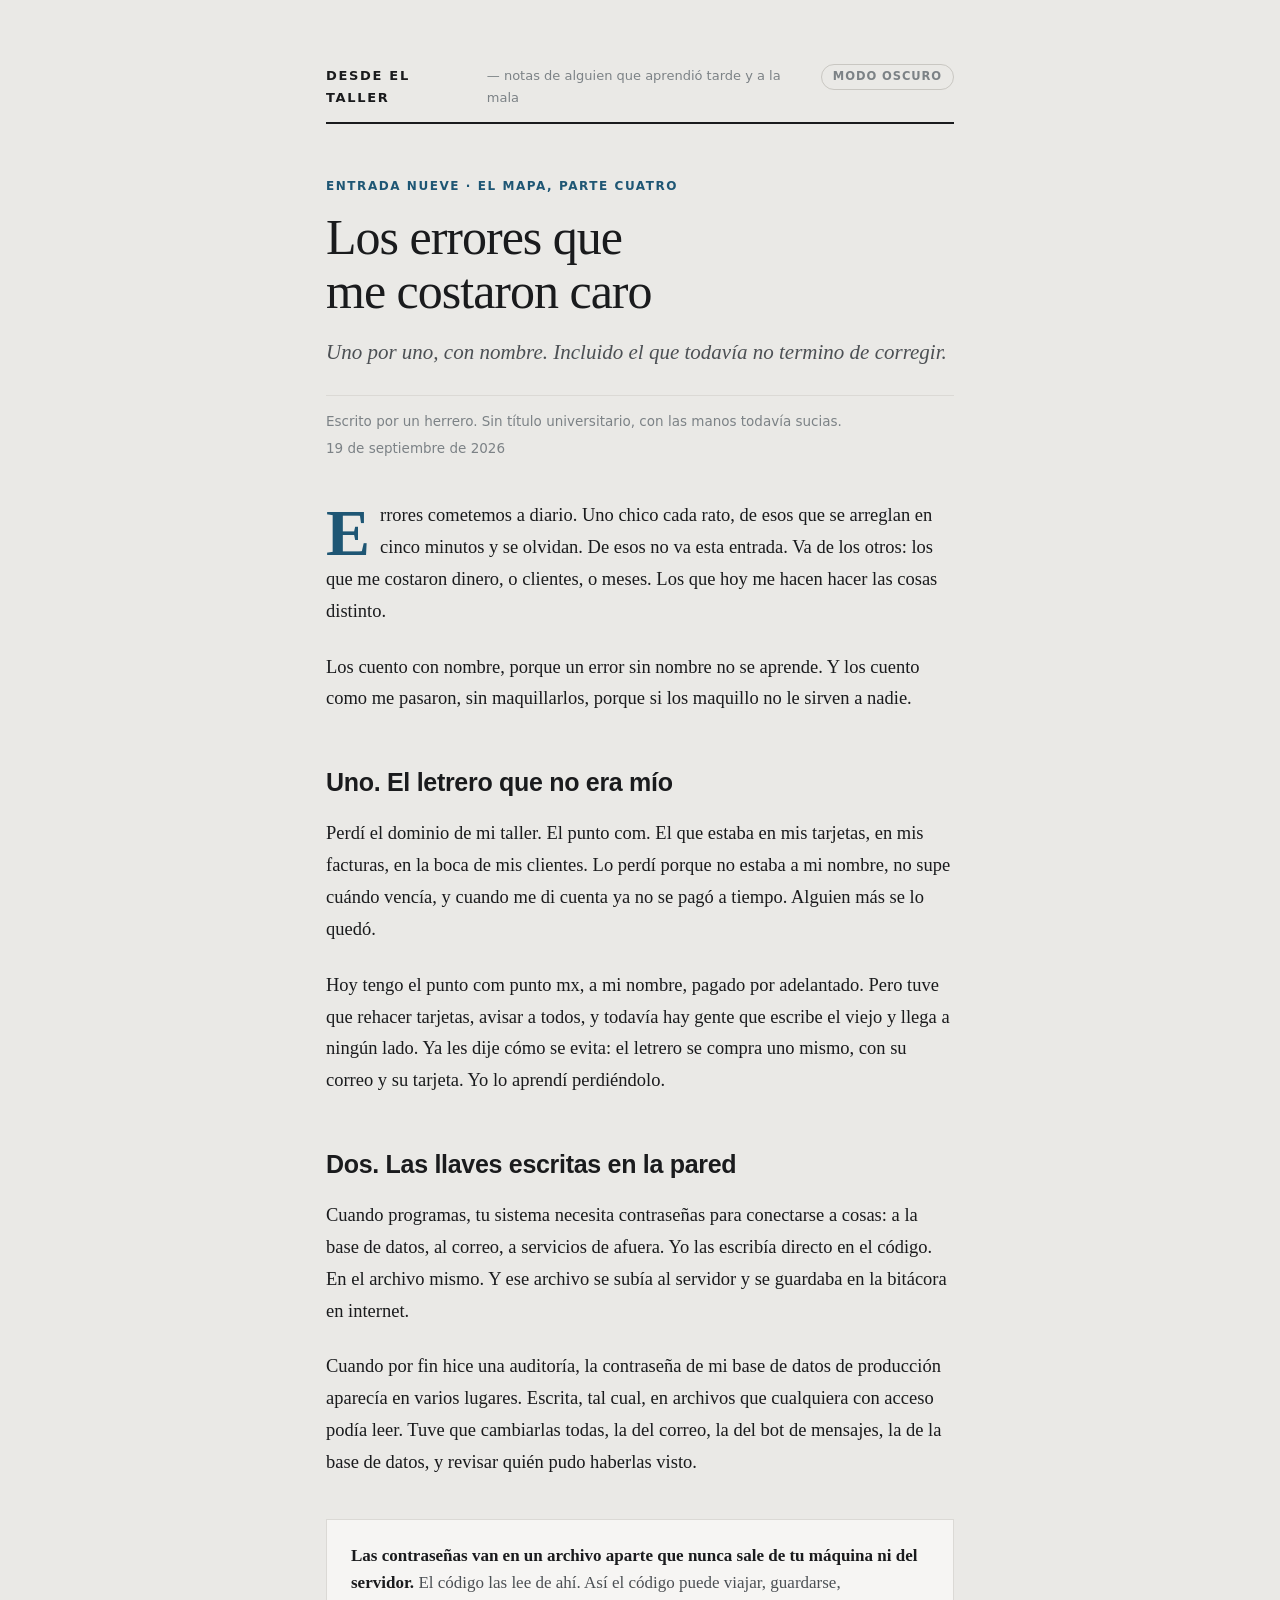
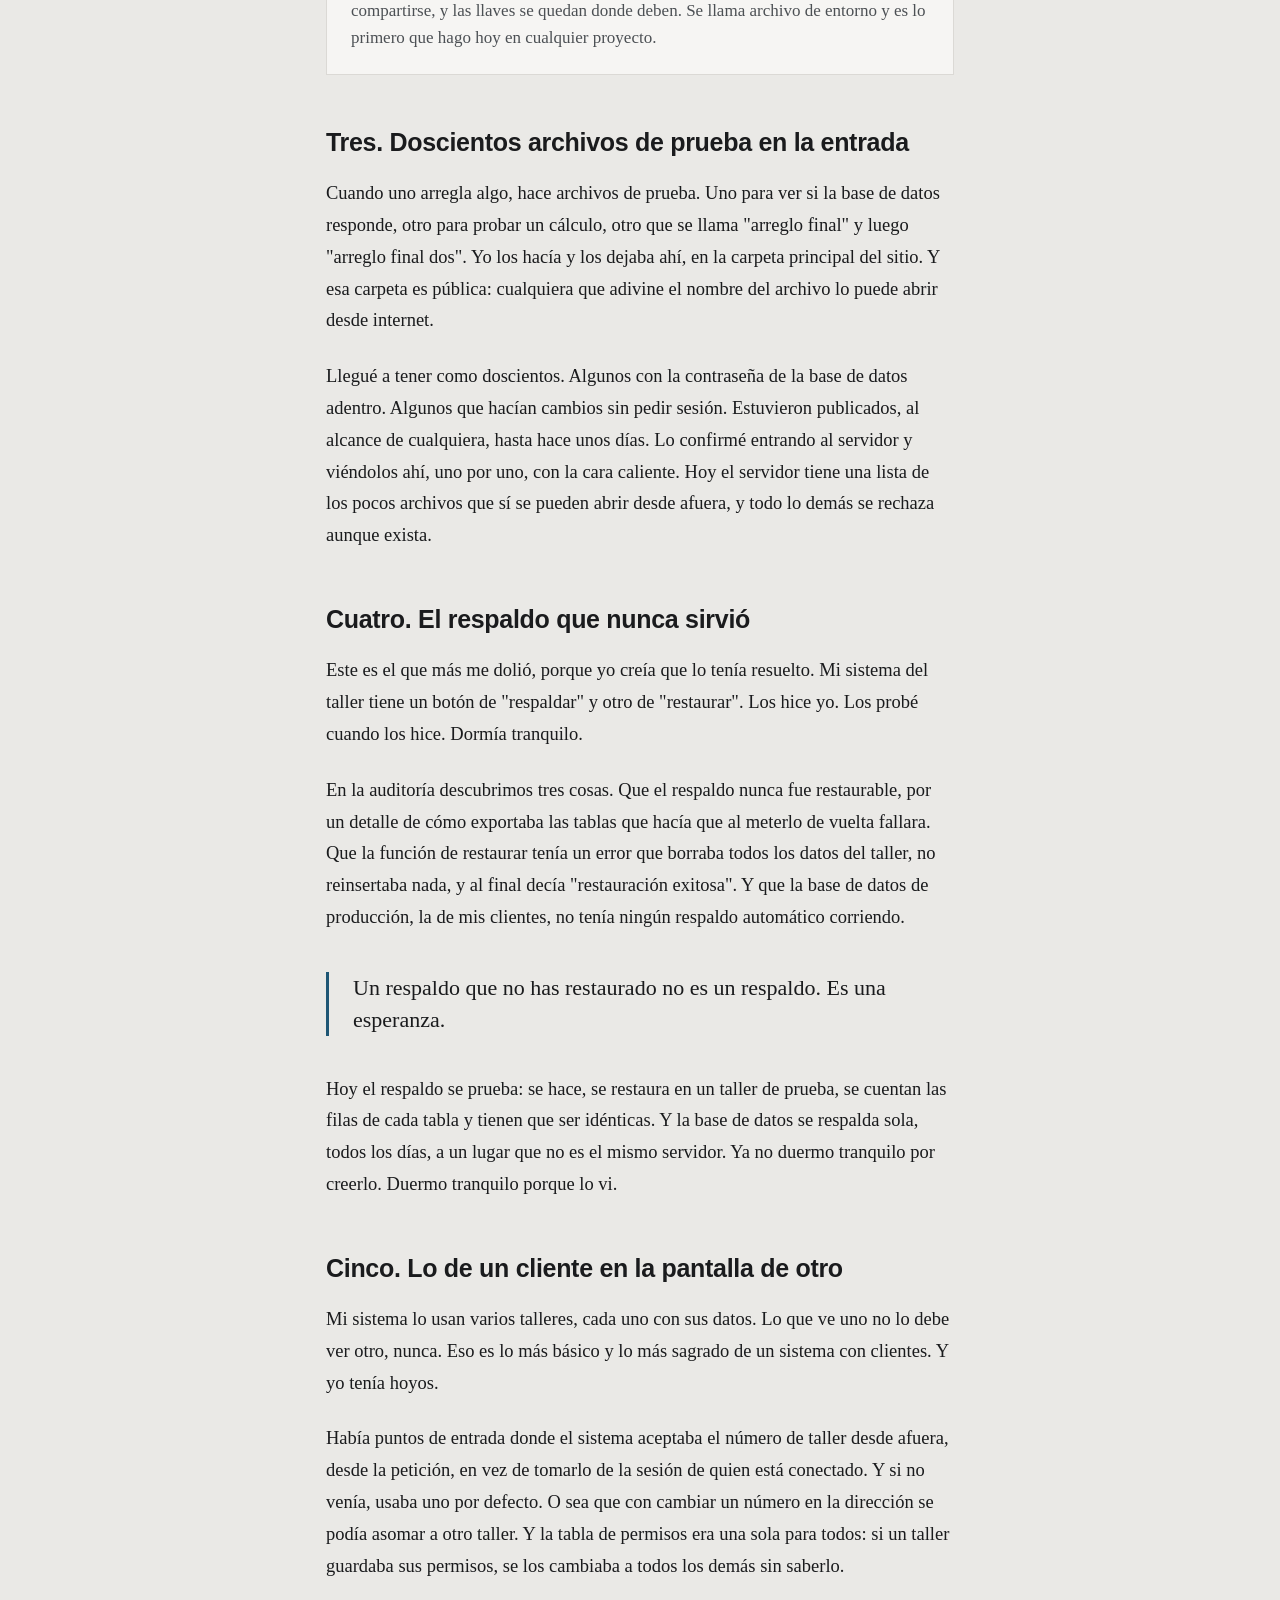
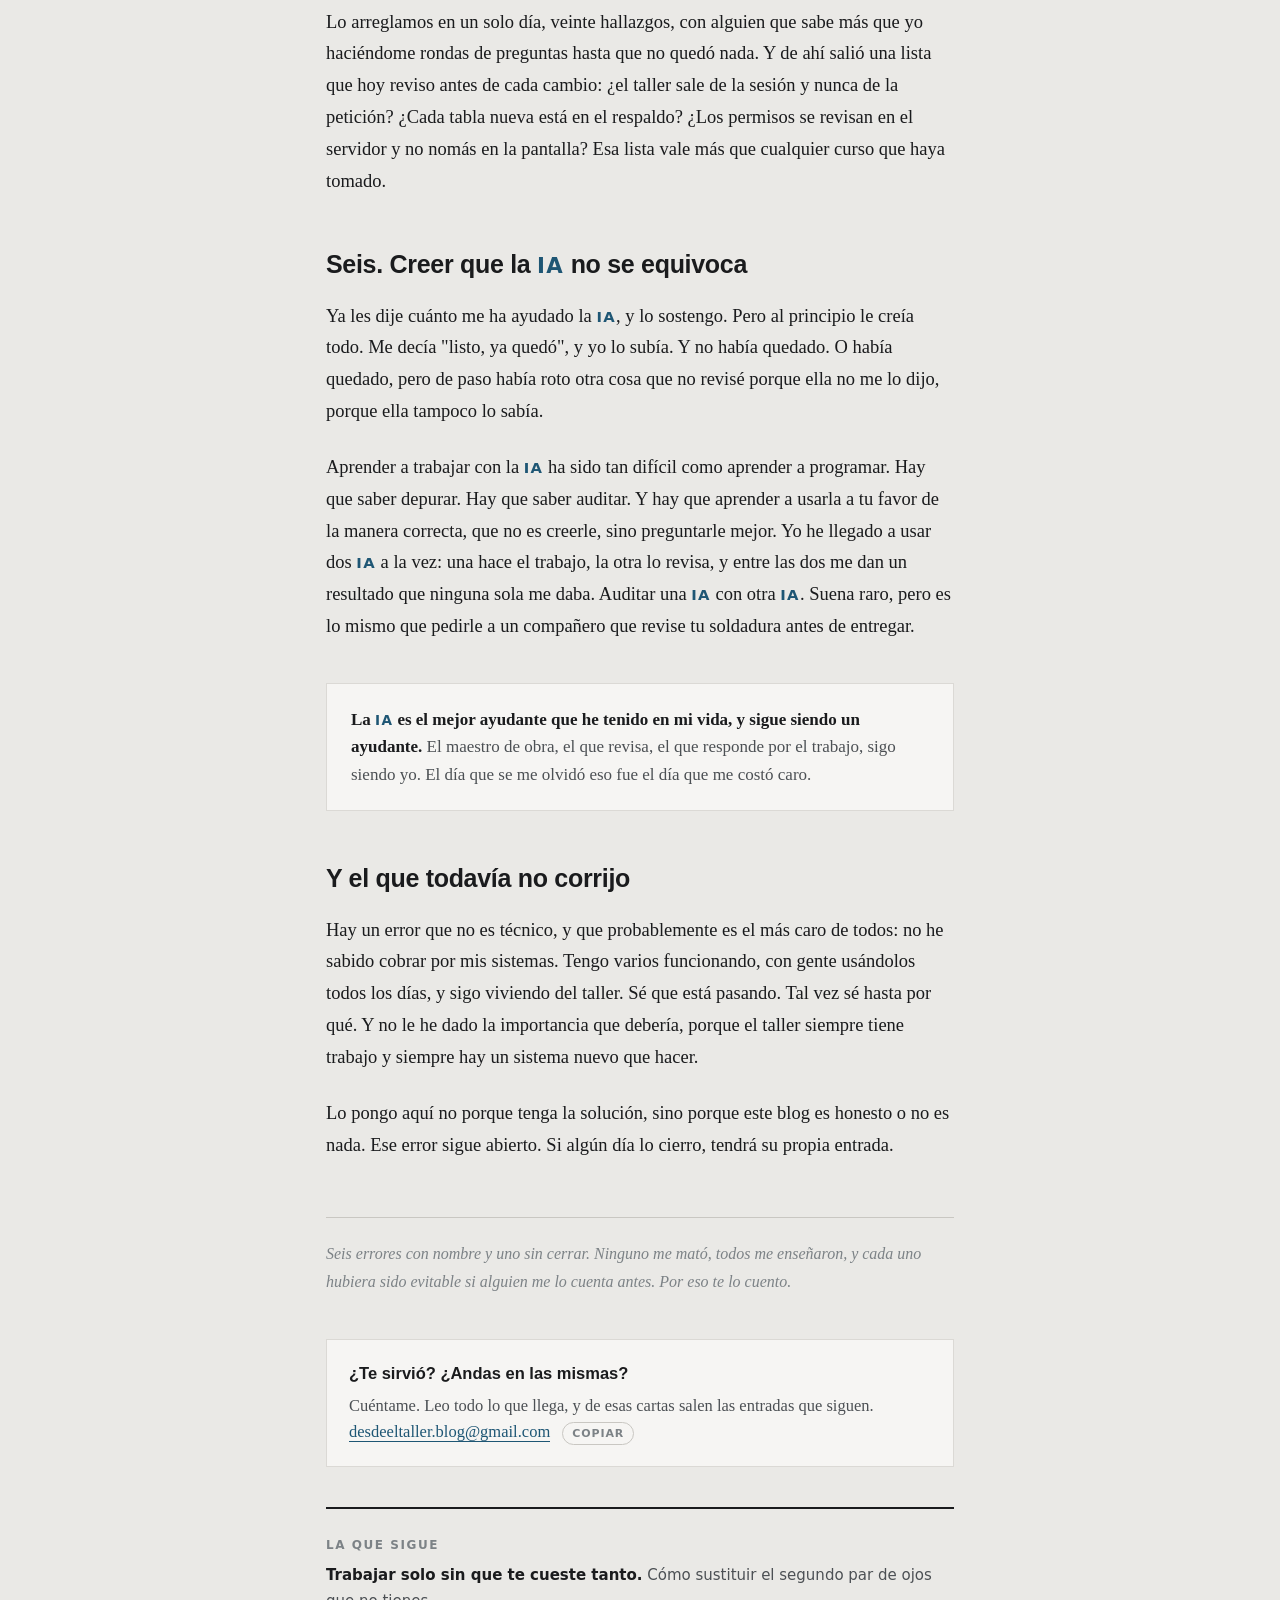
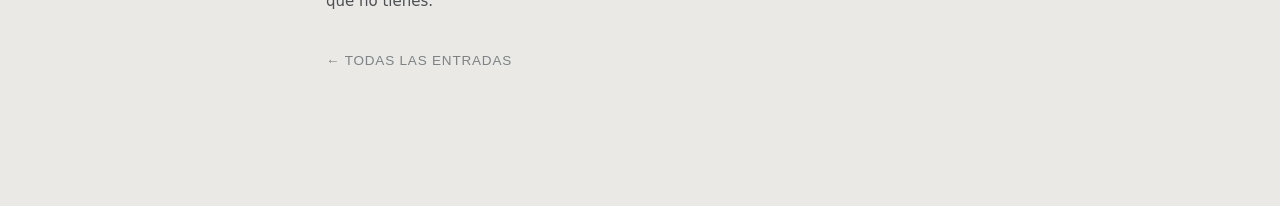
<file: entradas/09-los-errores-que-me-costaron-caro.html>
<!doctype html>
<html lang="es">
<head>
<meta charset="utf-8">
<meta name="viewport" content="width=device-width,initial-scale=1">
<title>Los errores que me costaron caro · Desde el taller</title>
<meta name="description" content="Dominio perdido, contraseñas en el código, respaldos que no restauran, datos cruzados entre clientes y confiar ciegamente en la IA. Seis errores caros y cómo evitarlos.">
<meta name="author" content="Desde el taller">
<meta property="og:type" content="article">
<meta property="og:site_name" content="Desde el taller">
<meta property="og:locale" content="es_MX">
<meta property="og:title" content="Los errores que me costaron caro">
<meta property="og:description" content="Dominio perdido, contraseñas en el código, respaldos que no restauran, datos cruzados entre clientes y confiar ciegamente en la IA. Seis errores caros y cómo evitarlos.">
<meta name="twitter:card" content="summary_large_image">
<link rel="canonical" href="https://desdeeltaller.github.io/entradas/09-los-errores-que-me-costaron-caro.html">
<meta property="og:url" content="https://desdeeltaller.github.io/entradas/09-los-errores-que-me-costaron-caro.html">
<meta property="og:image" content="https://desdeeltaller.github.io/compartir.png">
<meta property="og:image:secure_url" content="https://desdeeltaller.github.io/compartir.png">
<meta property="og:image:type" content="image/png">
<meta property="og:image:width" content="1200">
<meta property="og:image:height" content="630">
<meta property="og:image:alt" content="Desde el taller: notas de un herrero sobre sistemas, servidores y errores">
<meta property="article:published_time" content="2026-09-19">
<link rel="icon" href="../favicon.svg" type="image/svg+xml">
<link rel="stylesheet" href="../estilo.css?v=2">
<script src="../tema.js?v=2"></script>
<script defer src="https://cloud.umami.is/script.js" data-website-id="abb454dd-8fa3-4690-bca2-e39be3b51432"></script>
</head>
<body>
<div class="hoja">

  <div class="marca">
    <a class="n" href="../">Desde el taller</a>
    <span class="s">— notas de alguien que aprendió tarde y a la mala</span>
    <button class="tema" type="button">Modo oscuro</button>
  </div>

  <div class="entradilla">
    <span class="num">Entrada nueve · El mapa, parte cuatro</span>
    <h1>Los errores que me costaron caro</h1>
    <p class="bajada">
      Uno por uno, con nombre. Incluido el que todavía no termino de corregir.
    </p>
    <p class="firma">
      Escrito por un herrero. Sin título universitario, con las manos todavía sucias.
      <time datetime="2026-09-19">19 de septiembre de 2026</time>
    </p>
  </div>

  <p class="primera">
    Errores cometemos a diario. Uno chico cada rato, de esos que se arreglan en
    cinco minutos y se olvidan. De esos no va esta entrada. Va de los otros: los
    que me costaron dinero, o clientes, o meses. Los que hoy me hacen hacer las
    cosas distinto.
  </p>

  <p>
    Los cuento con nombre, porque un error sin nombre no se aprende. Y los
    cuento como me pasaron, sin maquillarlos, porque si los maquillo no le
    sirven a nadie.
  </p>

  <h2>Uno. El letrero que no era mío</h2>

  <p>
    Perdí el dominio de mi taller. El punto com. El que estaba en mis tarjetas,
    en mis facturas, en la boca de mis clientes. Lo perdí porque no estaba a mi
    nombre, no supe cuándo vencía, y cuando me di cuenta ya no se pagó a tiempo.
    Alguien más se lo quedó.
  </p>

  <p>
    Hoy tengo el punto com punto mx, a mi nombre, pagado por adelantado. Pero
    tuve que rehacer tarjetas, avisar a todos, y todavía hay gente que escribe
    el viejo y llega a ningún lado. Ya les dije cómo se evita: el letrero se
    compra uno mismo, con su correo y su tarjeta. Yo lo aprendí perdiéndolo.
  </p>

  <h2>Dos. Las llaves escritas en la pared</h2>

  <p>
    Cuando programas, tu sistema necesita contraseñas para conectarse a cosas:
    a la base de datos, al correo, a servicios de afuera. Yo las escribía
    directo en el código. En el archivo mismo. Y ese archivo se subía al
    servidor y se guardaba en la bitácora en internet.
  </p>

  <p>
    Cuando por fin hice una auditoría, la contraseña de mi base de datos de
    producción aparecía en varios lugares. Escrita, tal cual, en archivos que
    cualquiera con acceso podía leer. Tuve que cambiarlas todas, la del correo,
    la del bot de mensajes, la de la base de datos, y revisar quién pudo haberlas
    visto.
  </p>

  <div class="aparte">
    <p>
      <b>Las contraseñas van en un archivo aparte que nunca sale de tu máquina
      ni del servidor.</b> El código las lee de ahí. Así el código puede viajar,
      guardarse, compartirse, y las llaves se quedan donde deben. Se llama
      archivo de entorno y es lo primero que hago hoy en cualquier proyecto.
    </p>
  </div>

  <h2>Tres. Doscientos archivos de prueba en la entrada</h2>

  <p>
    Cuando uno arregla algo, hace archivos de prueba. Uno para ver si la base de
    datos responde, otro para probar un cálculo, otro que se llama "arreglo
    final" y luego "arreglo final dos". Yo los hacía y los dejaba ahí, en la
    carpeta principal del sitio. Y esa carpeta es pública: cualquiera que
    adivine el nombre del archivo lo puede abrir desde internet.
  </p>

  <p>
    Llegué a tener como doscientos. Algunos con la contraseña de la base de
    datos adentro. Algunos que hacían cambios sin pedir sesión. Estuvieron
    publicados, al alcance de cualquiera, hasta hace unos días. Lo confirmé
    entrando al servidor y viéndolos ahí, uno por uno, con la cara caliente.
    Hoy el servidor tiene una lista de los pocos archivos que sí se pueden abrir
    desde afuera, y todo lo demás se rechaza aunque exista.
  </p>

  <h2>Cuatro. El respaldo que nunca sirvió</h2>

  <p>
    Este es el que más me dolió, porque yo creía que lo tenía resuelto. Mi
    sistema del taller tiene un botón de "respaldar" y otro de "restaurar". Los
    hice yo. Los probé cuando los hice. Dormía tranquilo.
  </p>

  <p>
    En la auditoría descubrimos tres cosas. Que el respaldo nunca fue
    restaurable, por un detalle de cómo exportaba las tablas que hacía que al
    meterlo de vuelta fallara. Que la función de restaurar tenía un error que
    borraba todos los datos del taller, no reinsertaba nada, y al final decía
    "restauración exitosa". Y que la base de datos de producción, la de mis
    clientes, no tenía ningún respaldo automático corriendo.
  </p>

  <blockquote>
    <p>
      Un respaldo que no has restaurado no es un respaldo. Es una esperanza.
    </p>
  </blockquote>

  <p>
    Hoy el respaldo se prueba: se hace, se restaura en un taller de prueba, se
    cuentan las filas de cada tabla y tienen que ser idénticas. Y la base de
    datos se respalda sola, todos los días, a un lugar que no es el mismo
    servidor. Ya no duermo tranquilo por creerlo. Duermo tranquilo porque lo vi.
  </p>

  <h2>Cinco. Lo de un cliente en la pantalla de otro</h2>

  <p>
    Mi sistema lo usan varios talleres, cada uno con sus datos. Lo que ve uno no
    lo debe ver otro, nunca. Eso es lo más básico y lo más sagrado de un sistema
    con clientes. Y yo tenía hoyos.
  </p>

  <p>
    Había puntos de entrada donde el sistema aceptaba el número de taller desde
    afuera, desde la petición, en vez de tomarlo de la sesión de quien está
    conectado. Y si no venía, usaba uno por defecto. O sea que con cambiar un
    número en la dirección se podía asomar a otro taller. Y la tabla de
    permisos era una sola para todos: si un taller guardaba sus permisos, se los
    cambiaba a todos los demás sin saberlo.
  </p>

  <p>
    Lo arreglamos en un solo día, veinte hallazgos, con alguien que sabe más que
    yo haciéndome rondas de preguntas hasta que no quedó nada. Y
    de ahí salió una lista que hoy reviso antes de cada cambio: ¿el taller sale
    de la sesión y nunca de la petición? ¿Cada tabla nueva está en el respaldo?
    ¿Los permisos se revisan en el servidor y no nomás en la pantalla? Esa lista
    vale más que cualquier curso que haya tomado.
  </p>

  <h2>Seis. Creer que la <span class="ia">IA</span> no se equivoca</h2>

  <p>
    Ya les dije cuánto me ha ayudado la <span class="ia">IA</span>, y lo
    sostengo. Pero al principio le creía todo. Me decía "listo, ya quedó", y yo
    lo subía. Y no había quedado. O había quedado, pero de paso había roto otra
    cosa que no revisé porque ella no me lo dijo, porque ella tampoco lo sabía.
  </p>

  <p>
    Aprender a trabajar con la <span class="ia">IA</span> ha sido tan difícil
    como aprender a programar. Hay que saber depurar. Hay que saber auditar. Y
    hay que aprender a usarla a tu favor de la manera correcta, que no es
    creerle, sino preguntarle mejor. Yo he llegado a usar dos <span
    class="ia">IA</span> a la vez: una hace el trabajo, la otra lo revisa, y
    entre las dos me dan un resultado que ninguna sola me daba. Auditar una
    <span class="ia">IA</span> con otra <span class="ia">IA</span>. Suena raro,
    pero es lo mismo que pedirle a un compañero que revise tu soldadura antes de
    entregar.
  </p>

  <div class="aparte">
    <p>
      <b>La <span class="ia">IA</span> es el mejor ayudante que he tenido en mi
      vida, y sigue siendo un ayudante.</b> El maestro de obra, el que revisa,
      el que responde por el trabajo, sigo siendo yo. El día que se me olvidó
      eso fue el día que me costó caro.
    </p>
  </div>

  <h2>Y el que todavía no corrijo</h2>

  <p>
    Hay un error que no es técnico, y que probablemente es el más caro de
    todos: no he sabido cobrar por mis sistemas. Tengo varios funcionando, con
    gente usándolos todos los días, y sigo viviendo del taller. Sé que está
    pasando. Tal vez sé hasta por qué. Y no le he dado la importancia que
    debería, porque el taller siempre tiene trabajo y siempre hay un sistema
    nuevo que hacer.
  </p>

  <p>
    Lo pongo aquí no porque tenga la solución, sino porque este blog es honesto
    o no es nada. Ese error sigue abierto. Si algún día lo cierro, tendrá su
    propia entrada.
  </p>

  <p class="cierre">
    Seis errores con nombre y uno sin cerrar. Ninguno me mató, todos me
    enseñaron, y cada uno hubiera sido evitable si alguien me lo cuenta antes.
    Por eso te lo cuento.
  </p>

  <div class="escribeme">
    <span>¿Te sirvió? ¿Andas en las mismas?</span>
    Cuéntame. Leo todo lo que llega, y de esas cartas salen las entradas que
    siguen. <a href="mailto:desdeeltaller.blog@gmail.com?subject=Sobre%20%22Los%20errores%20que%20me%20costaron%20caro%22">desdeeltaller.blog@gmail.com</a>
    <button class="copiar" type="button" data-correo="desdeeltaller.blog@gmail.com">Copiar</button>
  </div>

  <div class="siguiente">
    <span>La que sigue</span>
    <b>Trabajar solo sin que te cueste tanto.</b> Cómo sustituir el segundo par
    de ojos que no tienes.
  </div>

  <p class="volver"><a href="../">Todas las entradas</a></p>

</div>
</body>
</html>
</file>
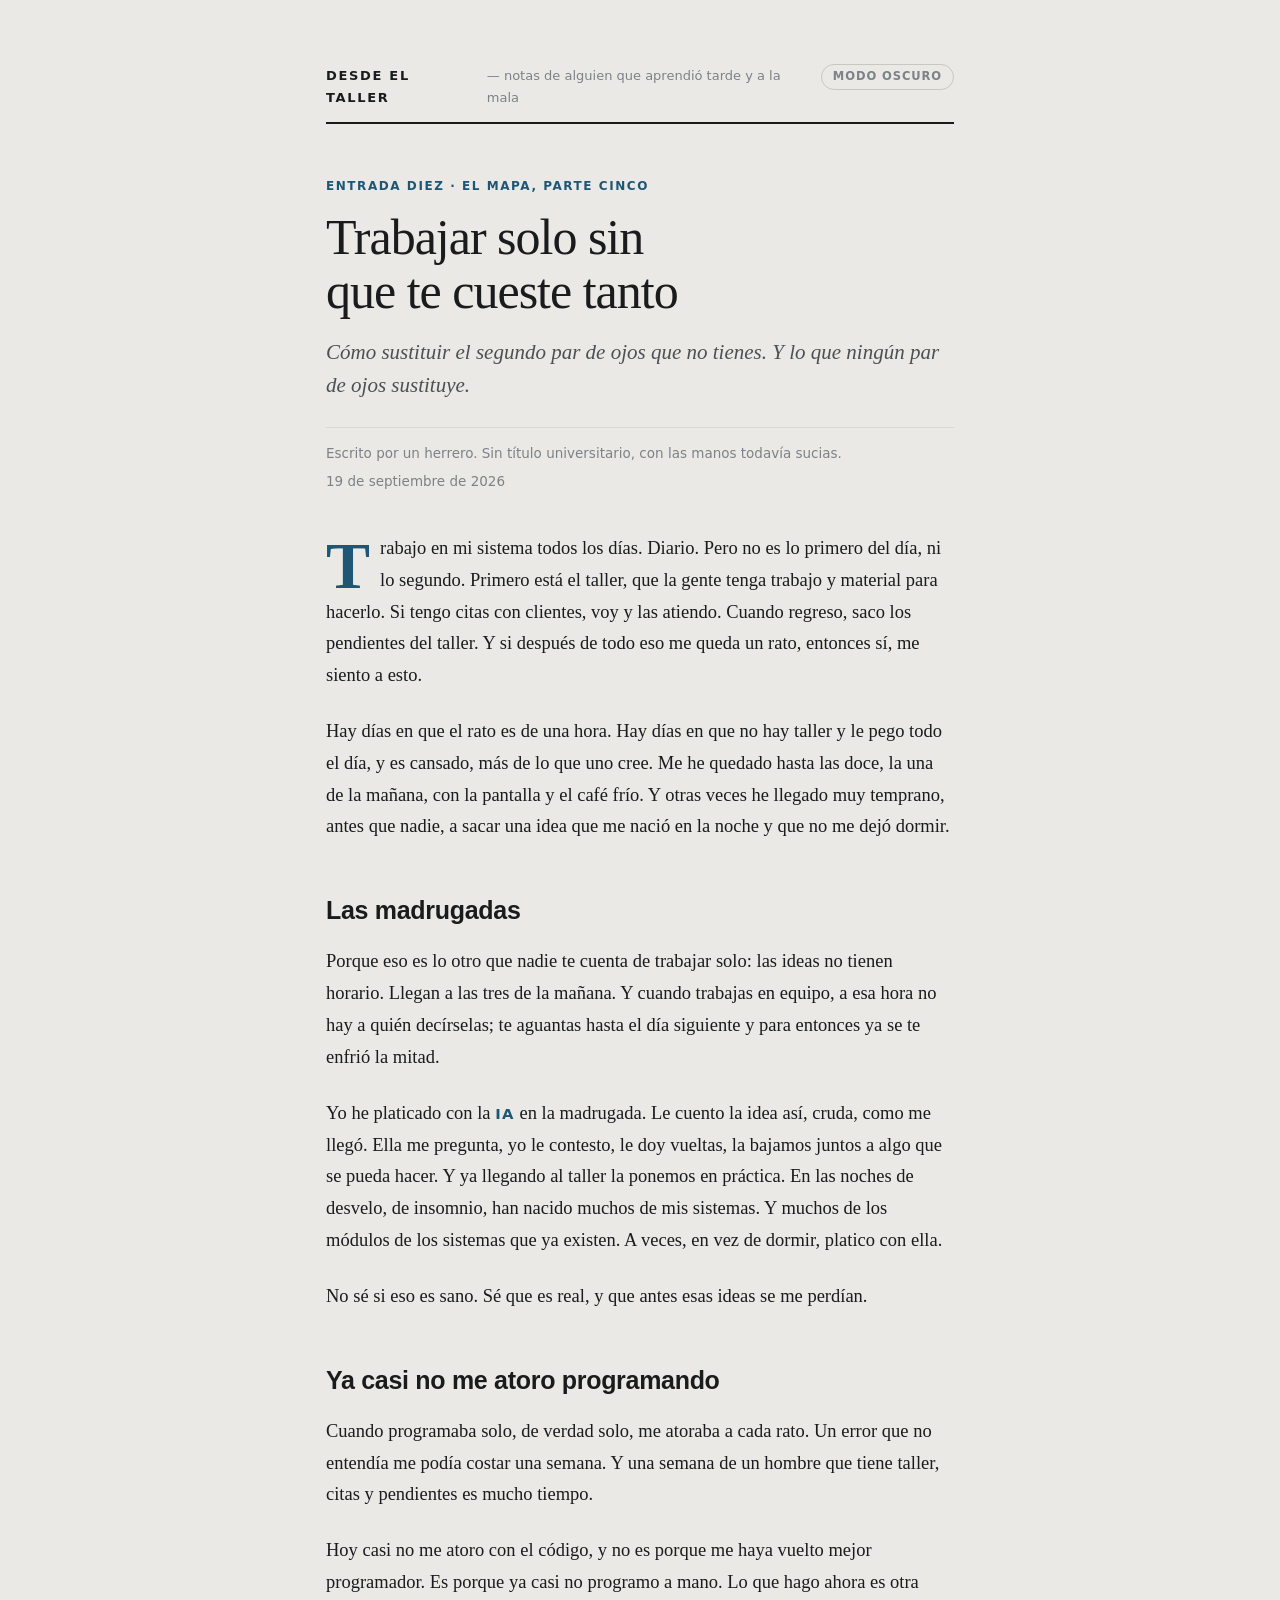
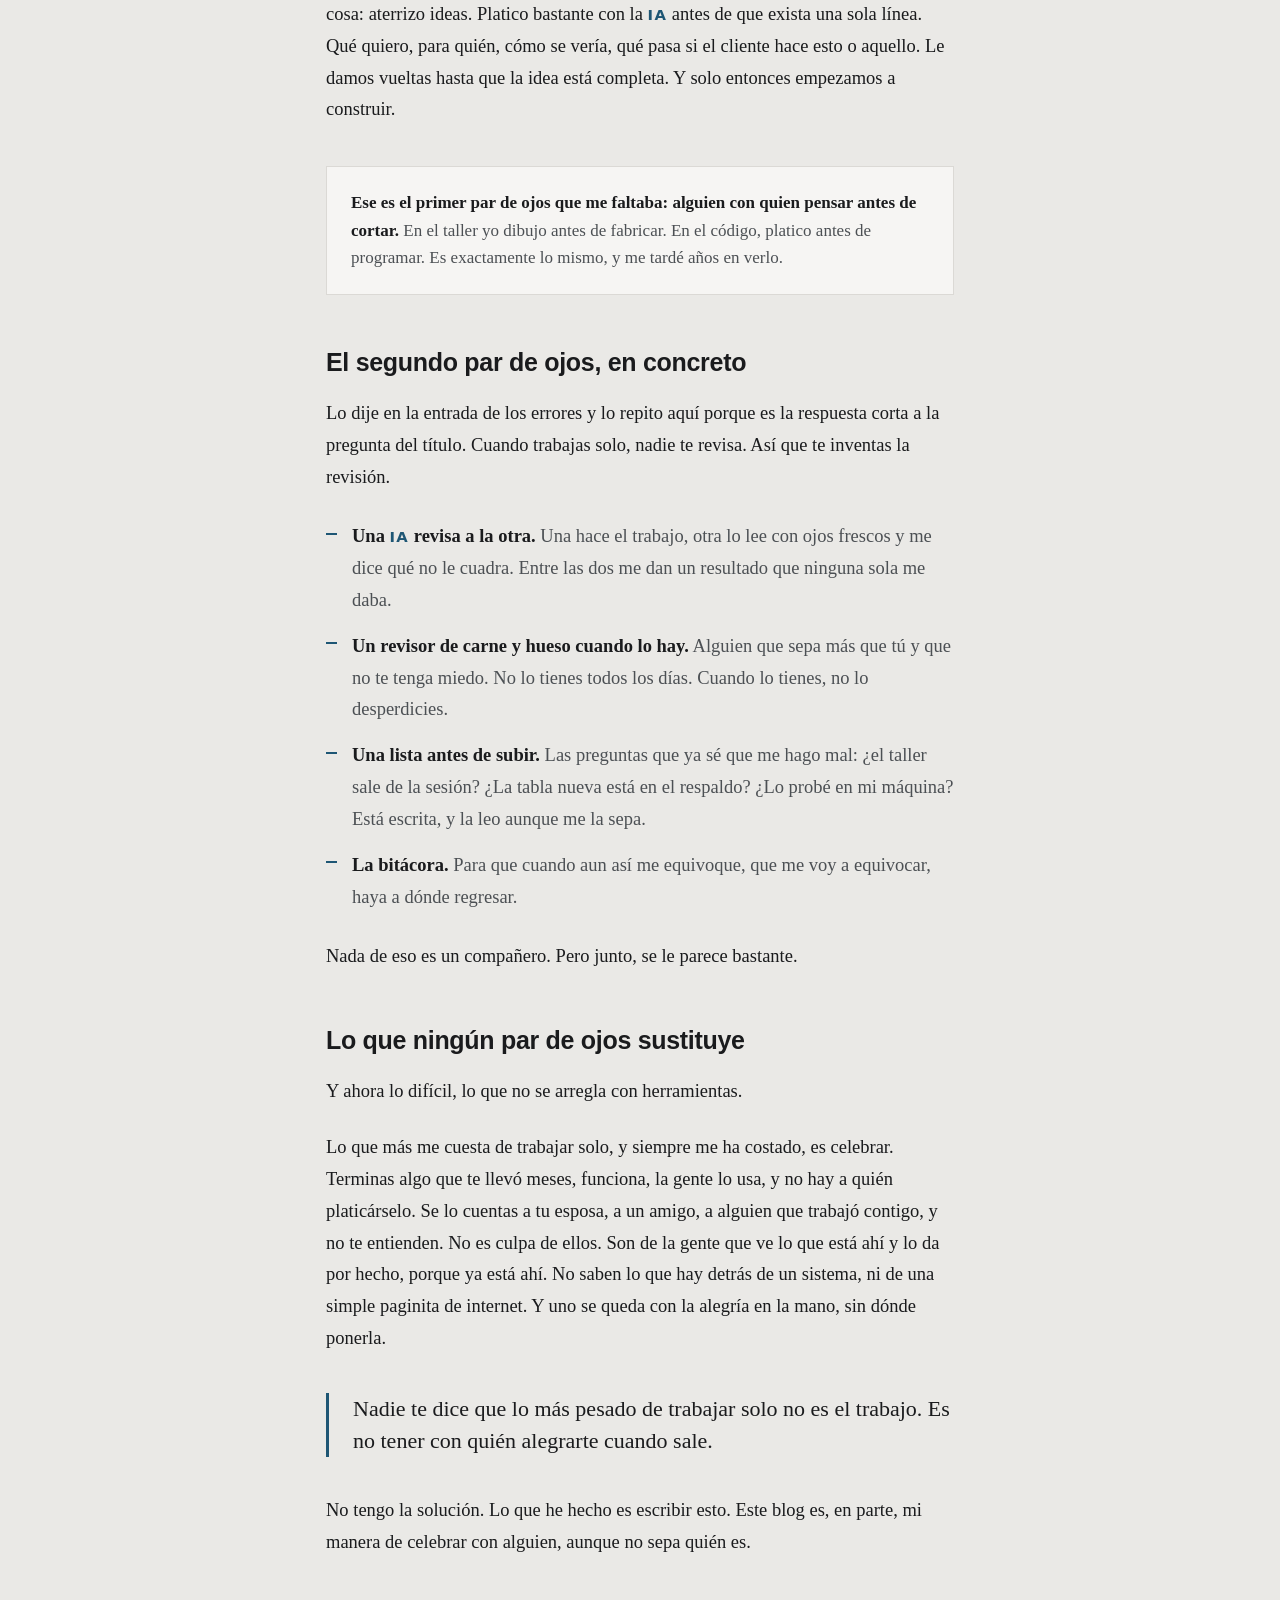
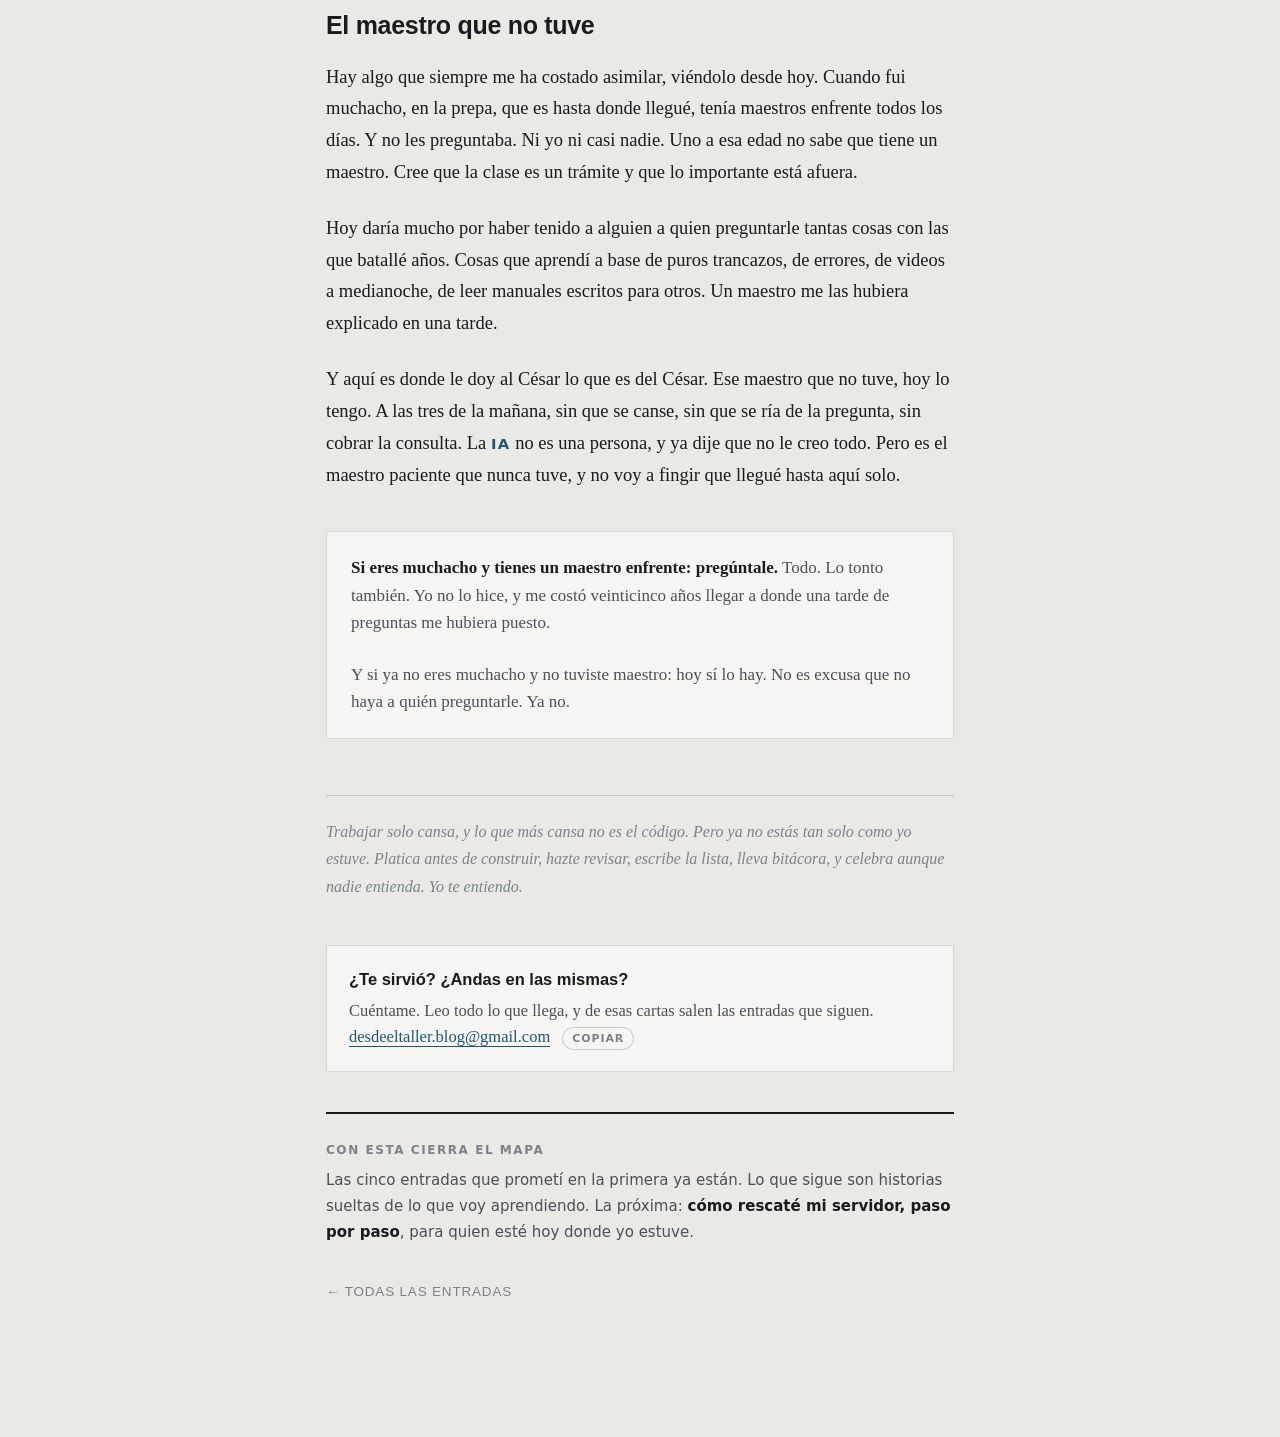
<file: entradas/10-trabajar-solo-sin-que-te-cueste-tanto.html>
<!doctype html>
<html lang="es">
<head>
<meta charset="utf-8">
<meta name="viewport" content="width=device-width,initial-scale=1">
<title>Trabajar solo sin que te cueste tanto · Desde el taller</title>
<meta name="description" content="Cómo programar solo, sin equipo: revisar tu código con IA, listas de verificación, bitácora, y lo humano de trabajar sin nadie que entienda lo que haces.">
<meta name="author" content="Desde el taller">
<meta property="og:type" content="article">
<meta property="og:site_name" content="Desde el taller">
<meta property="og:locale" content="es_MX">
<meta property="og:title" content="Trabajar solo sin que te cueste tanto">
<meta property="og:description" content="Cómo programar solo, sin equipo: revisar tu código con IA, listas de verificación, bitácora, y lo humano de trabajar sin nadie que entienda lo que haces.">
<meta name="twitter:card" content="summary_large_image">
<link rel="canonical" href="https://desdeeltaller.github.io/entradas/10-trabajar-solo-sin-que-te-cueste-tanto.html">
<meta property="og:url" content="https://desdeeltaller.github.io/entradas/10-trabajar-solo-sin-que-te-cueste-tanto.html">
<meta property="og:image" content="https://desdeeltaller.github.io/compartir.png">
<meta property="og:image:secure_url" content="https://desdeeltaller.github.io/compartir.png">
<meta property="og:image:type" content="image/png">
<meta property="og:image:width" content="1200">
<meta property="og:image:height" content="630">
<meta property="og:image:alt" content="Desde el taller: notas de un herrero sobre sistemas, servidores y errores">
<meta property="article:published_time" content="2026-09-19">
<link rel="icon" href="../favicon.svg" type="image/svg+xml">
<link rel="stylesheet" href="../estilo.css?v=2">
<script src="../tema.js?v=2"></script>
<script defer src="https://cloud.umami.is/script.js" data-website-id="abb454dd-8fa3-4690-bca2-e39be3b51432"></script>
</head>
<body>
<div class="hoja">

  <div class="marca">
    <a class="n" href="../">Desde el taller</a>
    <span class="s">— notas de alguien que aprendió tarde y a la mala</span>
    <button class="tema" type="button">Modo oscuro</button>
  </div>

  <div class="entradilla">
    <span class="num">Entrada diez · El mapa, parte cinco</span>
    <h1>Trabajar solo sin que te cueste tanto</h1>
    <p class="bajada">
      Cómo sustituir el segundo par de ojos que no tienes. Y lo que ningún par
      de ojos sustituye.
    </p>
    <p class="firma">
      Escrito por un herrero. Sin título universitario, con las manos todavía sucias.
      <time datetime="2026-09-19">19 de septiembre de 2026</time>
    </p>
  </div>

  <p class="primera">
    Trabajo en mi sistema todos los días. Diario. Pero no es lo primero del día,
    ni lo segundo. Primero está el taller, que la gente tenga trabajo y material
    para hacerlo. Si tengo citas con clientes, voy y las atiendo. Cuando
    regreso, saco los pendientes del taller. Y si después de todo eso me queda
    un rato, entonces sí, me siento a esto.
  </p>

  <p>
    Hay días en que el rato es de una hora. Hay días en que no hay taller y le
    pego todo el día, y es cansado, más de lo que uno cree. Me he quedado hasta
    las doce, la una de la mañana, con la pantalla y el café frío. Y otras veces
    he llegado muy temprano, antes que nadie, a sacar una idea que me nació en
    la noche y que no me dejó dormir.
  </p>

  <h2>Las madrugadas</h2>

  <p>
    Porque eso es lo otro que nadie te cuenta de trabajar solo: las ideas no
    tienen horario. Llegan a las tres de la mañana. Y cuando trabajas en equipo,
    a esa hora no hay a quién decírselas; te aguantas hasta el día siguiente y
    para entonces ya se te enfrió la mitad.
  </p>

  <p>
    Yo he platicado con la <span class="ia">IA</span> en la madrugada. Le cuento
    la idea así, cruda, como me llegó. Ella me pregunta, yo le contesto, le doy
    vueltas, la bajamos juntos a algo que se pueda hacer. Y ya llegando al
    taller la ponemos en práctica. En las noches de desvelo, de insomnio, han
    nacido muchos de mis sistemas. Y muchos de los módulos de los sistemas que
    ya existen. A veces, en vez de dormir, platico con ella.
  </p>

  <p>
    No sé si eso es sano. Sé que es real, y que antes esas ideas se me
    perdían.
  </p>

  <h2>Ya casi no me atoro programando</h2>

  <p>
    Cuando programaba solo, de verdad solo, me atoraba a cada rato. Un error
    que no entendía me podía costar una semana. Y una semana de un hombre que
    tiene taller, citas y pendientes es mucho tiempo.
  </p>

  <p>
    Hoy casi no me atoro con el código, y no es porque me haya vuelto mejor
    programador. Es porque ya casi no programo a mano. Lo que hago ahora es
    otra cosa: aterrizo ideas. Platico bastante con la <span class="ia">IA</span>
    antes de que exista una sola línea. Qué quiero, para quién, cómo se vería,
    qué pasa si el cliente hace esto o aquello. Le damos vueltas hasta que la
    idea está completa. Y solo entonces empezamos a construir.
  </p>

  <div class="aparte">
    <p>
      <b>Ese es el primer par de ojos que me faltaba: alguien con quien pensar
      antes de cortar.</b> En el taller yo dibujo antes de fabricar. En el
      código, platico antes de programar. Es exactamente lo mismo, y me tardé
      años en verlo.
    </p>
  </div>

  <h2>El segundo par de ojos, en concreto</h2>

  <p>
    Lo dije en la entrada de los errores y lo repito aquí porque es la
    respuesta corta a la pregunta del título. Cuando trabajas solo, nadie te
    revisa. Así que te inventas la revisión.
  </p>

  <ul class="lista">
    <li><b>Una <span class="ia">IA</span> revisa a la otra.</b> Una hace el trabajo, otra lo lee con ojos frescos y me dice qué no le cuadra. Entre las dos me dan un resultado que ninguna sola me daba.</li>
    <li><b>Un revisor de carne y hueso cuando lo hay.</b> Alguien que sepa más que tú y que no te tenga miedo. No lo tienes todos los días. Cuando lo tienes, no lo desperdicies.</li>
    <li><b>Una lista antes de subir.</b> Las preguntas que ya sé que me hago mal: ¿el taller sale de la sesión? ¿La tabla nueva está en el respaldo? ¿Lo probé en mi máquina? Está escrita, y la leo aunque me la sepa.</li>
    <li><b>La bitácora.</b> Para que cuando aun así me equivoque, que me voy a equivocar, haya a dónde regresar.</li>
  </ul>

  <p>
    Nada de eso es un compañero. Pero junto, se le parece bastante.
  </p>

  <h2>Lo que ningún par de ojos sustituye</h2>

  <p>
    Y ahora lo difícil, lo que no se arregla con herramientas.
  </p>

  <p>
    Lo que más me cuesta de trabajar solo, y siempre me ha costado, es celebrar.
    Terminas algo que te llevó meses, funciona, la gente lo usa, y no hay a
    quién platicárselo. Se lo cuentas a tu esposa, a un amigo, a alguien que
    trabajó contigo, y no te entienden. No es culpa de ellos. Son de la gente
    que ve lo que está ahí y lo da por hecho, porque ya está ahí. No saben lo
    que hay detrás de un sistema, ni de una simple paginita de internet. Y uno
    se queda con la alegría en la mano, sin dónde ponerla.
  </p>

  <blockquote>
    <p>
      Nadie te dice que lo más pesado de trabajar solo no es el trabajo. Es no
      tener con quién alegrarte cuando sale.
    </p>
  </blockquote>

  <p>
    No tengo la solución. Lo que he hecho es escribir esto. Este blog es, en
    parte, mi manera de celebrar con alguien, aunque no sepa quién es.
  </p>

  <h2>El maestro que no tuve</h2>

  <p>
    Hay algo que siempre me ha costado asimilar, viéndolo desde hoy. Cuando fui
    muchacho, en la prepa, que es hasta donde llegué, tenía maestros enfrente
    todos los días. Y no les preguntaba. Ni yo ni casi nadie. Uno a esa edad no
    sabe que tiene un maestro. Cree que la clase es un trámite y que lo
    importante está afuera.
  </p>

  <p>
    Hoy daría mucho por haber tenido a alguien a quien preguntarle tantas cosas
    con las que batallé años. Cosas que aprendí a base de puros trancazos, de
    errores, de videos a medianoche, de leer manuales escritos para otros. Un
    maestro me las hubiera explicado en una tarde.
  </p>

  <p>
    Y aquí es donde le doy al César lo que es del César. Ese maestro que no
    tuve, hoy lo tengo. A las tres de la mañana, sin que se canse, sin que se
    ría de la pregunta, sin cobrar la consulta. La <span class="ia">IA</span> no
    es una persona, y ya dije que no le creo todo. Pero es el maestro paciente
    que nunca tuve, y no voy a fingir que llegué hasta aquí solo.
  </p>

  <div class="aparte">
    <p>
      <b>Si eres muchacho y tienes un maestro enfrente: pregúntale.</b> Todo.
      Lo tonto también. Yo no lo hice, y me costó veinticinco años llegar a
      donde una tarde de preguntas me hubiera puesto.
    </p>
    <p>
      Y si ya no eres muchacho y no tuviste maestro: hoy sí lo hay. No es
      excusa que no haya a quién preguntarle. Ya no.
    </p>
  </div>

  <p class="cierre">
    Trabajar solo cansa, y lo que más cansa no es el código. Pero ya no estás
    tan solo como yo estuve. Platica antes de construir, hazte revisar, escribe
    la lista, lleva bitácora, y celebra aunque nadie entienda. Yo te entiendo.
  </p>

  <div class="escribeme">
    <span>¿Te sirvió? ¿Andas en las mismas?</span>
    Cuéntame. Leo todo lo que llega, y de esas cartas salen las entradas que
    siguen. <a href="mailto:desdeeltaller.blog@gmail.com?subject=Sobre%20%22Trabajar%20solo%20sin%20que%20te%20cueste%20tanto%22">desdeeltaller.blog@gmail.com</a>
    <button class="copiar" type="button" data-correo="desdeeltaller.blog@gmail.com">Copiar</button>
  </div>

  <div class="siguiente">
    <span>Con esta cierra el mapa</span>
    Las cinco entradas que prometí en la primera ya están. Lo que sigue son
    historias sueltas de lo que voy aprendiendo. La próxima: <b>cómo rescaté mi
    servidor, paso por paso</b>, para quien esté hoy donde yo estuve.
  </div>

  <p class="volver"><a href="../">Todas las entradas</a></p>

</div>
</body>
</html>
</file>
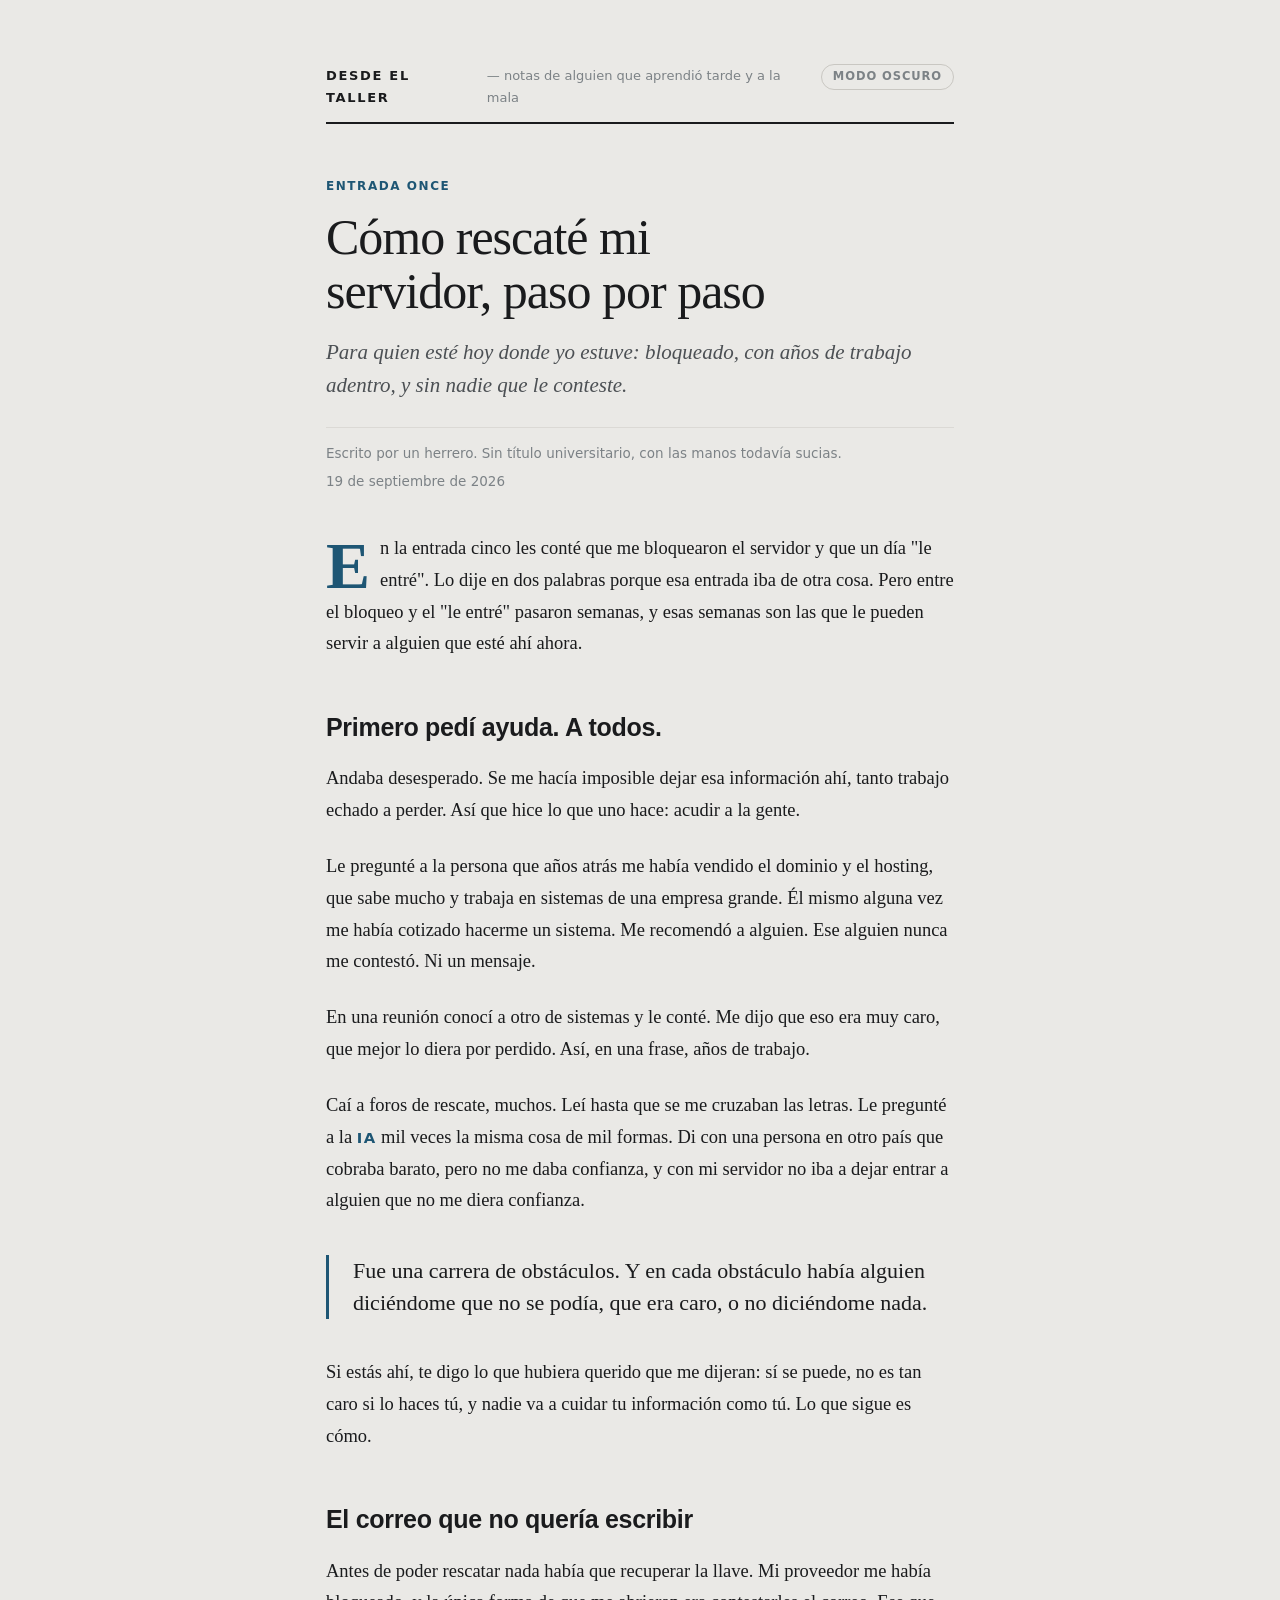
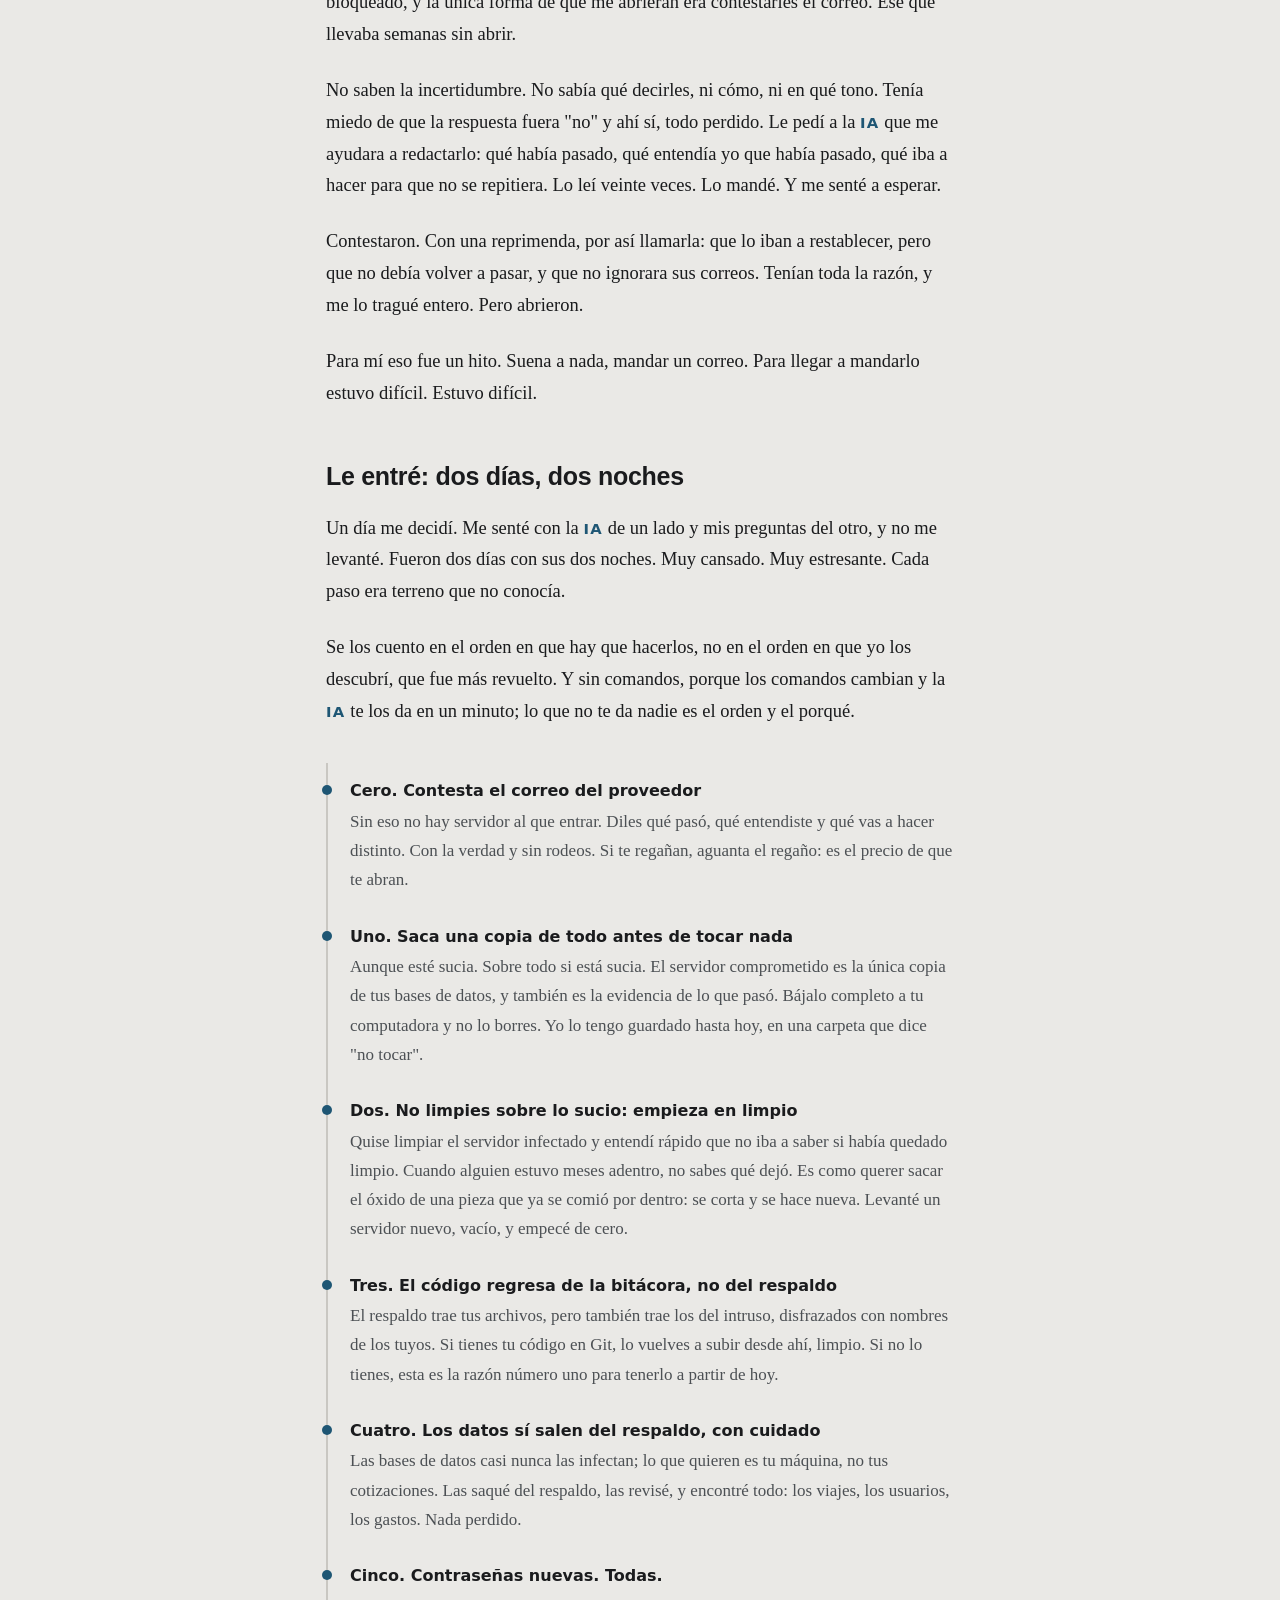
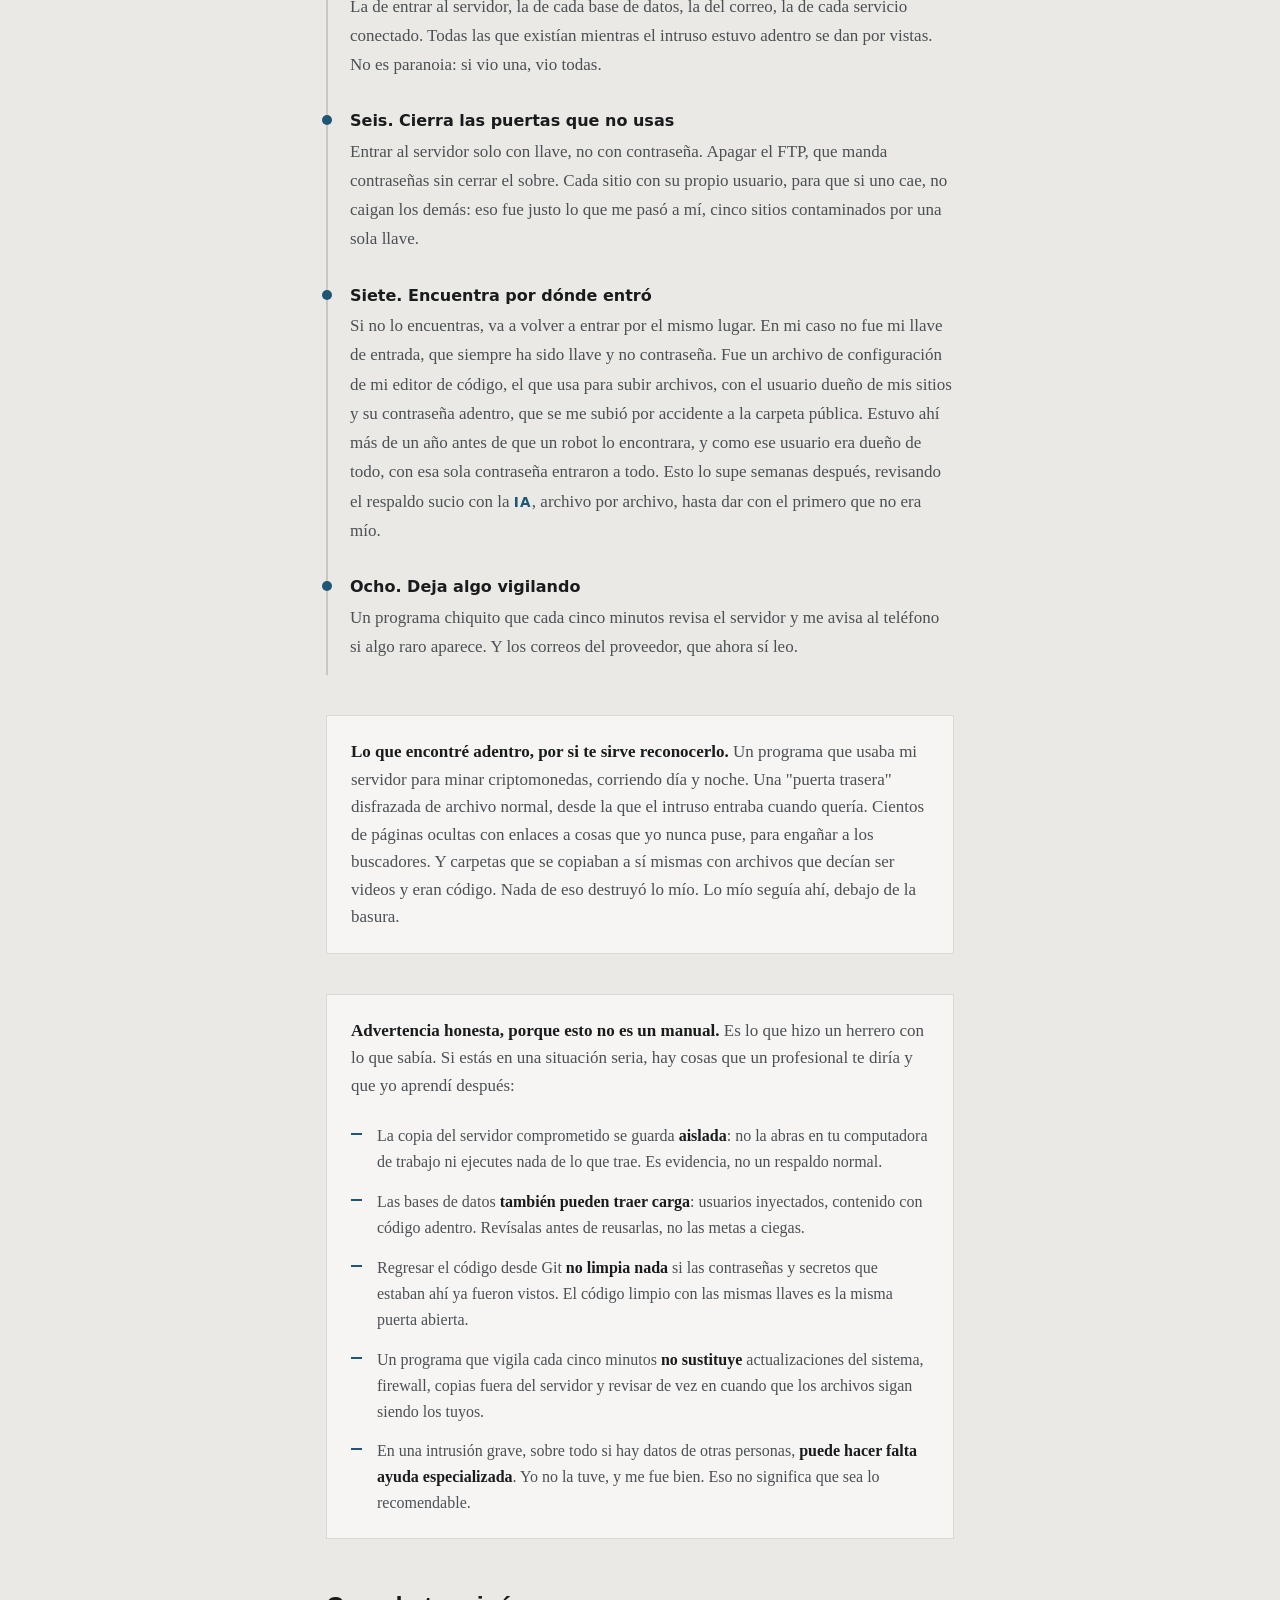
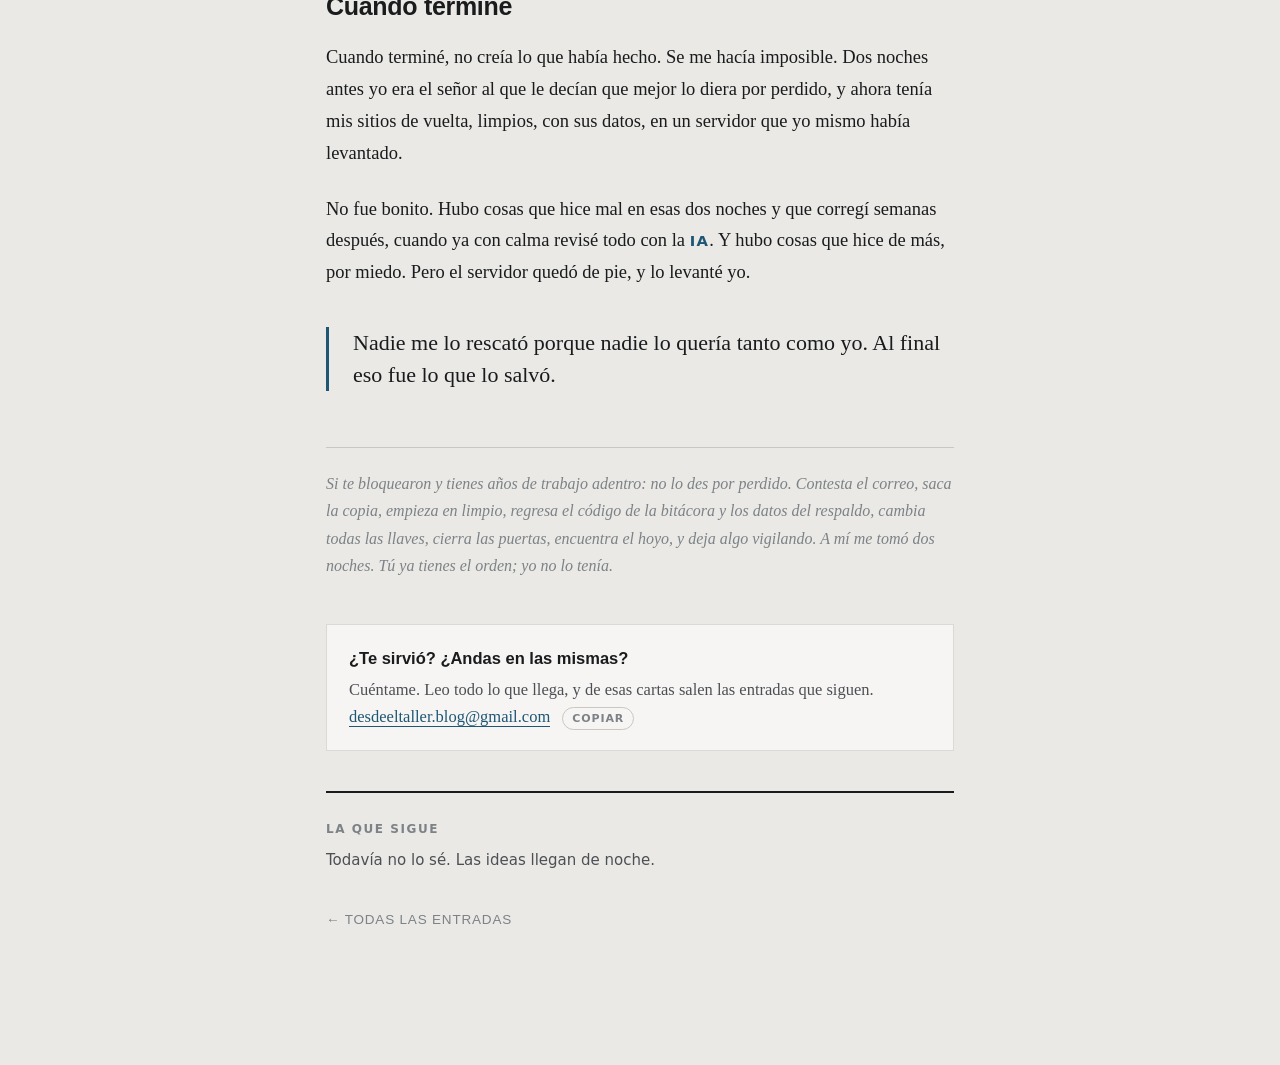
<file: entradas/11-como-rescate-mi-servidor.html>
<!doctype html>
<html lang="es">
<head>
<meta charset="utf-8">
<meta name="viewport" content="width=device-width,initial-scale=1">
<title>Cómo rescaté mi servidor, paso por paso · Desde el taller</title>
<meta name="description" content="Me hackearon el VPS y nadie quiso ayudarme. Cómo rescaté mis sitios y mis bases de datos yo solo en dos noches: respaldo, servidor limpio, contraseñas nuevas, cerrar puertas y encontrar por dónde entraron.">
<meta name="author" content="Desde el taller">
<meta property="og:type" content="article">
<meta property="og:site_name" content="Desde el taller">
<meta property="og:locale" content="es_MX">
<meta property="og:title" content="Cómo rescaté mi servidor, paso por paso">
<meta property="og:description" content="Me hackearon el VPS y nadie quiso ayudarme. Cómo rescaté mis sitios y mis bases de datos yo solo en dos noches: respaldo, servidor limpio, contraseñas nuevas, cerrar puertas y encontrar por dónde entraron.">
<meta name="twitter:card" content="summary_large_image">
<link rel="canonical" href="https://desdeeltaller.github.io/entradas/11-como-rescate-mi-servidor.html">
<meta property="og:url" content="https://desdeeltaller.github.io/entradas/11-como-rescate-mi-servidor.html">
<meta property="og:image" content="https://desdeeltaller.github.io/compartir.png">
<meta property="og:image:secure_url" content="https://desdeeltaller.github.io/compartir.png">
<meta property="og:image:type" content="image/png">
<meta property="og:image:width" content="1200">
<meta property="og:image:height" content="630">
<meta property="og:image:alt" content="Desde el taller: notas de un herrero sobre sistemas, servidores y errores">
<meta property="article:published_time" content="2026-09-19">
<link rel="icon" href="../favicon.svg" type="image/svg+xml">
<link rel="stylesheet" href="../estilo.css?v=2">
<script src="../tema.js?v=2"></script>
<script defer src="https://cloud.umami.is/script.js" data-website-id="abb454dd-8fa3-4690-bca2-e39be3b51432"></script>
</head>
<body>
<div class="hoja">

  <div class="marca">
    <a class="n" href="../">Desde el taller</a>
    <span class="s">— notas de alguien que aprendió tarde y a la mala</span>
    <button class="tema" type="button">Modo oscuro</button>
  </div>

  <div class="entradilla">
    <span class="num">Entrada once</span>
    <h1>Cómo rescaté mi servidor, paso por paso</h1>
    <p class="bajada">
      Para quien esté hoy donde yo estuve: bloqueado, con años de trabajo
      adentro, y sin nadie que le conteste.
    </p>
    <p class="firma">
      Escrito por un herrero. Sin título universitario, con las manos todavía sucias.
      <time datetime="2026-09-19">19 de septiembre de 2026</time>
    </p>
  </div>

  <p class="primera">
    En la entrada cinco les conté que me bloquearon el servidor y que un día
    "le entré". Lo dije en dos palabras porque esa entrada iba de otra cosa.
    Pero entre el bloqueo y el "le entré" pasaron semanas, y esas semanas son
    las que le pueden servir a alguien que esté ahí ahora.
  </p>

  <h2>Primero pedí ayuda. A todos.</h2>

  <p>
    Andaba desesperado. Se me hacía imposible dejar esa información ahí,
    tanto trabajo echado a perder. Así que hice lo que uno hace: acudir a la
    gente.
  </p>

  <p>
    Le pregunté a la persona que años atrás me había vendido el dominio y el
    hosting, que sabe mucho y trabaja en sistemas de una empresa grande. Él
    mismo alguna vez me había cotizado hacerme un sistema. Me recomendó a
    alguien. Ese alguien nunca me contestó. Ni un mensaje.
  </p>

  <p>
    En una reunión conocí a otro de sistemas y le conté. Me dijo que eso era
    muy caro, que mejor lo diera por perdido. Así, en una frase, años de
    trabajo.
  </p>

  <p>
    Caí a foros de rescate, muchos. Leí hasta que se me cruzaban las letras.
    Le pregunté a la <span class="ia">IA</span> mil veces la misma cosa de mil
    formas. Di con una persona en otro país que cobraba barato, pero no me daba
    confianza, y con mi servidor no iba a dejar entrar a alguien que no me
    diera confianza.
  </p>

  <blockquote>
    <p>
      Fue una carrera de obstáculos. Y en cada obstáculo había alguien
      diciéndome que no se podía, que era caro, o no diciéndome nada.
    </p>
  </blockquote>

  <p>
    Si estás ahí, te digo lo que hubiera querido que me dijeran: sí se puede,
    no es tan caro si lo haces tú, y nadie va a cuidar tu información como tú.
    Lo que sigue es cómo.
  </p>

  <h2>El correo que no quería escribir</h2>

  <p>
    Antes de poder rescatar nada había que recuperar la llave. Mi proveedor me
    había bloqueado, y la única forma de que me abrieran era contestarles el
    correo. Ese que llevaba semanas sin abrir.
  </p>

  <p>
    No saben la incertidumbre. No sabía qué decirles, ni cómo, ni en qué tono.
    Tenía miedo de que la respuesta fuera "no" y ahí sí, todo perdido. Le pedí
    a la <span class="ia">IA</span> que me ayudara a redactarlo: qué había
    pasado, qué entendía yo que había pasado, qué iba a hacer para que no se
    repitiera. Lo leí veinte veces. Lo mandé. Y me senté a esperar.
  </p>

  <p>
    Contestaron. Con una reprimenda, por así llamarla: que lo iban a
    restablecer, pero que no debía volver a pasar, y que no ignorara sus
    correos. Tenían toda la razón, y me lo tragué entero. Pero abrieron.
  </p>

  <p>
    Para mí eso fue un hito. Suena a nada, mandar un correo. Para llegar a
    mandarlo estuvo difícil. Estuvo difícil.
  </p>

  <h2>Le entré: dos días, dos noches</h2>

  <p>
    Un día me decidí. Me senté con la <span class="ia">IA</span> de un lado y
    mis preguntas del otro, y no me levanté. Fueron dos días con sus dos noches.
    Muy cansado. Muy estresante. Cada paso era terreno que no conocía.
  </p>

  <p>
    Se los cuento en el orden en que hay que hacerlos, no en el orden en que
    yo los descubrí, que fue más revuelto. Y sin comandos, porque los comandos
    cambian y la <span class="ia">IA</span> te los da en un minuto; lo que no
    te da nadie es el orden y el porqué.
  </p>

  <ul class="escalera">
    <li>
      <b>Cero. Contesta el correo del proveedor</b>
      Sin eso no hay servidor al que entrar. Diles qué pasó, qué entendiste y
      qué vas a hacer distinto. Con la verdad y sin rodeos. Si te regañan,
      aguanta el regaño: es el precio de que te abran.
    </li>
    <li>
      <b>Uno. Saca una copia de todo antes de tocar nada</b>
      Aunque esté sucia. Sobre todo si está sucia. El servidor comprometido es
      la única copia de tus bases de datos, y también es la evidencia de lo que
      pasó. Bájalo completo a tu computadora y no lo borres. Yo lo tengo
      guardado hasta hoy, en una carpeta que dice "no tocar".
    </li>
    <li>
      <b>Dos. No limpies sobre lo sucio: empieza en limpio</b>
      Quise limpiar el servidor infectado y entendí rápido que no iba a saber
      si había quedado limpio. Cuando alguien estuvo meses adentro, no sabes
      qué dejó. Es como querer sacar el óxido de una pieza que ya se comió por
      dentro: se corta y se hace nueva. Levanté un servidor nuevo, vacío, y
      empecé de cero.
    </li>
    <li>
      <b>Tres. El código regresa de la bitácora, no del respaldo</b>
      El respaldo trae tus archivos, pero también trae los del intruso,
      disfrazados con nombres de los tuyos. Si tienes tu código en Git, lo
      vuelves a subir desde ahí, limpio. Si no lo tienes, esta es la razón
      número uno para tenerlo a partir de hoy.
    </li>
    <li>
      <b>Cuatro. Los datos sí salen del respaldo, con cuidado</b>
      Las bases de datos casi nunca las infectan; lo que quieren es tu
      máquina, no tus cotizaciones. Las saqué del respaldo, las revisé, y
      encontré todo: los viajes, los usuarios, los gastos. Nada perdido.
    </li>
    <li>
      <b>Cinco. Contraseñas nuevas. Todas.</b>
      La de entrar al servidor, la de cada base de datos, la del correo, la de
      cada servicio conectado. Todas las que existían mientras el intruso
      estuvo adentro se dan por vistas. No es paranoia: si vio una, vio todas.
    </li>
    <li>
      <b>Seis. Cierra las puertas que no usas</b>
      Entrar al servidor solo con llave, no con contraseña. Apagar el FTP,
      que manda contraseñas sin cerrar el sobre. Cada sitio con su propio
      usuario, para que si uno cae, no caigan los demás: eso fue justo lo que
      me pasó a mí, cinco sitios contaminados por una sola llave.
    </li>
    <li>
      <b>Siete. Encuentra por dónde entró</b>
      Si no lo encuentras, va a volver a entrar por el mismo lugar. En mi caso
      no fue mi llave de entrada, que siempre ha sido llave y no contraseña.
      Fue un archivo de configuración de mi editor de código, el que usa para
      subir archivos, con el usuario dueño de mis sitios y su contraseña
      adentro, que se me subió por accidente a la carpeta pública. Estuvo ahí
      más de un año antes de que un robot lo encontrara, y como ese usuario
      era dueño de todo, con esa sola contraseña entraron a todo. Esto lo supe semanas después, revisando el respaldo sucio con
      la <span class="ia">IA</span>, archivo por archivo, hasta dar con el
      primero que no era mío.
    </li>
    <li>
      <b>Ocho. Deja algo vigilando</b>
      Un programa chiquito que cada cinco minutos revisa el servidor y me
      avisa al teléfono si algo raro aparece. Y los correos del proveedor, que
      ahora sí leo.
    </li>
  </ul>

  <div class="aparte">
    <p>
      <b>Lo que encontré adentro, por si te sirve reconocerlo.</b> Un programa
      que usaba mi servidor para minar criptomonedas, corriendo día y noche.
      Una "puerta trasera" disfrazada de archivo normal, desde la que el
      intruso entraba cuando quería. Cientos de páginas ocultas con enlaces a
      cosas que yo nunca puse, para engañar a los buscadores. Y carpetas que se
      copiaban a sí mismas con archivos que decían ser videos y eran código.
      Nada de eso destruyó lo mío. Lo mío seguía ahí, debajo de la basura.
    </p>
  </div>

  <div class="aparte">
    <p>
      <b>Advertencia honesta, porque esto no es un manual.</b> Es lo que hizo un
      herrero con lo que sabía. Si estás en una situación seria, hay cosas que
      un profesional te diría y que yo aprendí después:
    </p>
    <ul class="lista">
      <li>La copia del servidor comprometido se guarda <b>aislada</b>: no la abras en tu computadora de trabajo ni ejecutes nada de lo que trae. Es evidencia, no un respaldo normal.</li>
      <li>Las bases de datos <b>también pueden traer carga</b>: usuarios inyectados, contenido con código adentro. Revísalas antes de reusarlas, no las metas a ciegas.</li>
      <li>Regresar el código desde Git <b>no limpia nada</b> si las contraseñas y secretos que estaban ahí ya fueron vistos. El código limpio con las mismas llaves es la misma puerta abierta.</li>
      <li>Un programa que vigila cada cinco minutos <b>no sustituye</b> actualizaciones del sistema, firewall, copias fuera del servidor y revisar de vez en cuando que los archivos sigan siendo los tuyos.</li>
      <li>En una intrusión grave, sobre todo si hay datos de otras personas, <b>puede hacer falta ayuda especializada</b>. Yo no la tuve, y me fue bien. Eso no significa que sea lo recomendable.</li>
    </ul>
  </div>

  <h2>Cuando terminé</h2>

  <p>
    Cuando terminé, no creía lo que había hecho. Se me hacía imposible. Dos
    noches antes yo era el señor al que le decían que mejor lo diera por
    perdido, y ahora tenía mis sitios de vuelta, limpios, con sus datos, en un
    servidor que yo mismo había levantado.
  </p>

  <p>
    No fue bonito. Hubo cosas que hice mal en esas dos noches y que corregí
    semanas después, cuando ya con calma revisé todo con la
    <span class="ia">IA</span>. Y hubo cosas que hice de más, por miedo. Pero
    el servidor quedó de pie, y lo levanté yo.
  </p>

  <blockquote>
    <p>
      Nadie me lo rescató porque nadie lo quería tanto como yo. Al final eso
      fue lo que lo salvó.
    </p>
  </blockquote>

  <p class="cierre">
    Si te bloquearon y tienes años de trabajo adentro: no lo des por perdido.
    Contesta el correo, saca la copia, empieza en limpio, regresa el código de la bitácora y los
    datos del respaldo, cambia todas las llaves, cierra las puertas, encuentra
    el hoyo, y deja algo vigilando. A mí me tomó dos noches. Tú ya tienes el
    orden; yo no lo tenía.
  </p>

  <div class="escribeme">
    <span>¿Te sirvió? ¿Andas en las mismas?</span>
    Cuéntame. Leo todo lo que llega, y de esas cartas salen las entradas que
    siguen. <a href="mailto:desdeeltaller.blog@gmail.com?subject=Sobre%20%22C%C3%B3mo%20rescat%C3%A9%20mi%20servidor%2C%20paso%20por%20paso%22">desdeeltaller.blog@gmail.com</a>
    <button class="copiar" type="button" data-correo="desdeeltaller.blog@gmail.com">Copiar</button>
  </div>

  <div class="siguiente">
    <span>La que sigue</span>
    Todavía no lo sé. Las ideas llegan de noche.
  </div>

  <p class="volver"><a href="../">Todas las entradas</a></p>

</div>
</body>
</html>
</file>
<file: estilo.css>
/* Desde el taller — hoja de estilo compartida por todas las entradas */

:root {
  --paper:     #EAE9E6;
  --surface:   #F6F5F3;
  --ink:       #1A1B1D;
  --ink-soft:  #4C5054;
  --ink-faint: #7C8286;
  --rule:      #C9C7C2;
  --rule-soft: #DBD9D5;
  --arco:      #1E5674;
  --arco-soft: #35708F;
}
@media (prefers-color-scheme: dark) {
  :root:not([data-theme="light"]) {
    --paper:     #131416;
    --surface:   #1B1D20;
    --ink:       #E4E2DD;
    --ink-soft:  #A9ADB1;
    --ink-faint: #7A8085;
    --rule:      #33363A;
    --rule-soft: #26292C;
    --arco:      #7FB6D4;
    --arco-soft: #5E9AB9;
  }
}
:root[data-theme="dark"] {
  --paper:     #131416;
  --surface:   #1B1D20;
  --ink:       #E4E2DD;
  --ink-soft:  #A9ADB1;
  --ink-faint: #7A8085;
  --rule:      #33363A;
  --rule-soft: #26292C;
  --arco:      #7FB6D4;
  --arco-soft: #5E9AB9;
}

* { box-sizing: border-box; }

body {
  margin: 0;
  background: var(--paper);
  color: var(--ink);
  font-family: Georgia, "Iowan Old Style", "Times New Roman", serif;
  font-size: 18.5px;
  line-height: 1.72;
  -webkit-font-smoothing: antialiased;
}

.hoja { max-width: 680px; margin: 0 auto; padding: 64px 26px 110px; }

.sans,
.marca, .num, .firma, .proximas h3, .siguiente, .escalera b {
  font-family: "Segoe UI Variable Text", "Segoe UI", ui-sans-serif, system-ui, sans-serif;
}

/* ---------- cabecera del blog ---------- */
.marca {
  display: flex; align-items: baseline; gap: 10px;
  padding-bottom: 12px; margin-bottom: 52px;
  border-bottom: 2px solid var(--ink);
}
.marca .n { font-size: 13px; font-weight: 700; letter-spacing: .13em; text-transform: uppercase; }
.marca .s { font-size: 13px; color: var(--ink-faint); }
.marca a { color: inherit; text-decoration: none; }

/* ---------- titular ---------- */
.entradilla { margin-bottom: 40px; }
.num {
  font-size: 12px; letter-spacing: .13em; text-transform: uppercase;
  color: var(--arco); font-weight: 700; display: block; margin-bottom: 14px;
}
h1 {
  margin: 0 0 18px;
  font-size: clamp(34px, 6.5vw, 50px);
  line-height: 1.08; letter-spacing: -.02em; font-weight: 400;
  text-wrap: balance;
}
.bajada { margin: 0; font-size: 21px; line-height: 1.55; color: var(--ink-soft); font-style: italic; }
.firma {
  margin-top: 26px; padding-top: 14px; border-top: 1px solid var(--rule-soft);
  font-size: 13.5px; color: var(--ink-faint);
}

/* ---------- cuerpo ---------- */
p { margin: 0 0 24px; }

.primera::first-letter {
  float: left; font-size: 66px; line-height: .82;
  padding: 6px 10px 0 0; color: var(--arco); font-weight: 700;
}

h2 {
  margin: 52px 0 20px;
  font-family: "Segoe UI Variable Display", "Segoe UI Semibold", "Segoe UI", ui-sans-serif, sans-serif;
  font-size: 25px; font-weight: 650; line-height: 1.25; letter-spacing: -.012em;
  text-wrap: balance;
}

strong { font-weight: 700; }
em { font-style: italic; }

blockquote {
  margin: 38px 0; padding: 0 0 0 24px;
  border-left: 3px solid var(--arco);
  font-size: 22px; line-height: 1.45; color: var(--ink);
}
blockquote p { margin: 0; }

.lista {
  margin: 28px 0; padding: 0; list-style: none;
  display: flex; flex-direction: column; gap: 14px;
}
.lista li { padding-left: 26px; position: relative; color: var(--ink-soft); }
.lista li::before {
  content: ""; position: absolute; left: 0; top: .62em;
  width: 11px; height: 2px; background: var(--arco);
}
.lista b { color: var(--ink); font-weight: 700; }

.escalera {
  margin: 36px 0; padding: 0; list-style: none;
  display: flex; flex-direction: column; gap: 0;
  border-left: 2px solid var(--rule);
}
.escalera li { padding: 14px 0 14px 22px; position: relative; font-size: 17px; color: var(--ink-soft); }
.escalera li::before {
  content: ""; position: absolute; left: -6px; top: 22px;
  width: 10px; height: 10px; background: var(--arco); border-radius: 50%;
}
.escalera b { color: var(--ink); font-weight: 700; font-size: 16px; display: block; margin-bottom: 2px; }

.aparte {
  margin: 40px 0; padding: 22px 24px;
  background: var(--surface); border: 1px solid var(--rule-soft);
  font-size: 17px; line-height: 1.62; color: var(--ink-soft);
}
.aparte p:last-child { margin-bottom: 0; }
.aparte b { color: var(--ink); }

/* ---------- próximas entradas ---------- */
.proximas { margin-top: 64px; padding-top: 30px; border-top: 2px solid var(--ink); }
.proximas h3 {
  margin: 0 0 22px;
  font-size: 13px; letter-spacing: .13em; text-transform: uppercase;
  color: var(--ink-faint); font-weight: 700;
}
.proximas ol {
  margin: 0; padding: 0; list-style: none;
  display: flex; flex-direction: column; gap: 16px;
  counter-reset: p;
}
.proximas li {
  counter-increment: p;
  position: relative; padding-left: 42px;
  font-size: 17px; color: var(--ink-soft);
}
.proximas li::before {
  content: counter(p, decimal-leading-zero);
  position: absolute; left: 0; top: .3em;
  font-family: ui-monospace, Consolas, monospace;
  font-size: 13px; color: var(--arco); font-weight: 700;
}
.proximas b { color: var(--ink); font-weight: 650; font-family: "Segoe UI Variable Text", "Segoe UI", sans-serif; }

.cierre {
  margin-top: 56px; padding-top: 22px; border-top: 1px solid var(--rule);
  font-size: 16px; color: var(--ink-faint); font-style: italic;
}

.siguiente {
  margin-top: 40px; padding-top: 26px; border-top: 2px solid var(--ink);
  font-size: 15px; color: var(--ink-soft);
}
.siguiente span {
  display: block; font-size: 12px; letter-spacing: .13em; text-transform: uppercase;
  color: var(--ink-faint); font-weight: 700; margin-bottom: 8px;
}
.siguiente b { color: var(--ink); }

/* ---------- portada (index.html) ---------- */
.portada { max-width: 720px; }

.presentacion { margin: 8px 0 56px; }
.presentacion h1 {
  font-size: clamp(30px, 5.6vw, 44px);
  line-height: 1.12; margin-bottom: 26px;
}
.presentacion .quien { font-size: 19px; color: var(--ink); }
.presentacion .para {
  font-size: 18px; color: var(--ink-soft); font-style: italic;
  padding-left: 18px; border-left: 3px solid var(--arco); margin-bottom: 0;
}

/* por dónde empezar */
.empieza {
  margin: 0 0 64px; padding: 26px 26px 22px;
  background: var(--surface); border: 1px solid var(--rule-soft);
}
.empieza h3 {
  margin: 0 0 18px;
  font-family: "Segoe UI Variable Text", "Segoe UI", ui-sans-serif, sans-serif;
  font-size: 12px; letter-spacing: .13em; text-transform: uppercase;
  color: var(--arco); font-weight: 700;
}
.empieza-lista { display: flex; flex-direction: column; gap: 4px; }
.empieza-lista a {
  display: grid; grid-template-columns: 1fr; gap: 3px;
  padding: 12px 0; text-decoration: none; color: inherit;
  border-top: 1px solid var(--rule-soft);
}
.empieza-lista a:first-child { border-top: 0; padding-top: 4px; }
.empieza-lista b {
  font-family: "Segoe UI Variable Text", "Segoe UI", ui-sans-serif, sans-serif;
  font-weight: 650; font-size: 16.5px; color: var(--ink);
}
.empieza-lista span { font-size: 16px; color: var(--ink-soft); font-style: italic; }
.empieza-lista a:hover b { color: var(--arco); }

/* series */
.serie { margin-bottom: 56px; }
.serie-titulo {
  margin: 0 0 8px; padding-bottom: 12px; border-bottom: 2px solid var(--ink);
  font-size: 21px; font-weight: 650; display: flex; align-items: baseline; gap: 14px;
  flex-wrap: wrap;
}
.serie-titulo span {
  font-family: "Segoe UI Variable Text", "Segoe UI", ui-sans-serif, sans-serif;
  font-size: 12px; letter-spacing: .13em; text-transform: uppercase;
  color: var(--arco); font-weight: 700;
}

.indice { margin: 0; padding: 0; list-style: none; }
.indice li { border-bottom: 1px solid var(--rule-soft); }
.indice li:last-child { border-bottom: 0; }
.indice li a {
  display: grid; grid-template-columns: 58px 1fr; gap: 6px 14px;
  padding: 22px 0; color: inherit; text-decoration: none;
}
.indice .folio {
  font-family: ui-monospace, Consolas, monospace;
  font-size: 30px; line-height: 1; color: var(--rule);
  padding-top: 4px; font-weight: 700; letter-spacing: -.02em;
}
.indice h3 {
  margin: 0 0 6px;
  font-family: "Segoe UI Variable Display", "Segoe UI Semibold", "Segoe UI", ui-sans-serif, sans-serif;
  font-size: 24px; font-weight: 650; line-height: 1.2; letter-spacing: -.012em;
  text-wrap: balance;
}
.indice p { margin: 0 0 8px; color: var(--ink-soft); font-style: italic; font-size: 17.5px; line-height: 1.55; }
.indice .tiempo {
  font-family: "Segoe UI Variable Text", "Segoe UI", ui-sans-serif, sans-serif;
  font-size: 12.5px; color: var(--ink-faint); letter-spacing: .04em;
}
.indice li a:hover h3 { color: var(--arco); }
.indice li a:hover .folio { color: var(--arco); }

/* pie */
.pie {
  margin-top: 24px; padding-top: 26px; border-top: 2px solid var(--ink);
  font-size: 16px; color: var(--ink-soft);
}
.pie p { margin-bottom: 14px; }
.pie-ia { font-size: 15.5px; color: var(--ink-faint); }

@media (max-width: 480px) {
  .indice li a { grid-template-columns: 1fr; gap: 4px; }
  .indice .folio { font-size: 14px; color: var(--arco); padding-top: 0; }
}

/* ---------- botón de tema ---------- */
.tema {
  margin-left: auto;
  font: 600 11.5px/1 "Segoe UI Variable Text", "Segoe UI", ui-sans-serif, system-ui, sans-serif;
  letter-spacing: .08em; text-transform: uppercase;
  color: var(--ink-faint);
  background: none; border: 1px solid var(--rule); border-radius: 999px;
  padding: 6px 11px; cursor: pointer; white-space: nowrap;
}
.tema:hover { color: var(--ink); border-color: var(--ink); }
@media (max-width: 480px) {
  .marca { flex-wrap: wrap; row-gap: 10px; }
  .marca .s { display: none; }
}

/* ---------- la IA se distingue siempre ---------- */
/* Regla del autor: cada mención de la inteligencia artificial va marcada.
   Se escribe <span class="ia">IA</span> o <span class="ia">inteligencia artificial</span>. */
.ia {
  font-family: "Segoe UI Variable Text", "Segoe UI", ui-sans-serif, system-ui, sans-serif;
  font-weight: 700; font-size: .8em; letter-spacing: .09em; text-transform: uppercase;
  color: var(--arco);
}
h1 .ia, h2 .ia { font-size: .85em; letter-spacing: .06em; }

/* ---------- escríbeme (pie de cada entrada) ---------- */
.escribeme {
  margin-top: 44px; padding: 20px 22px;
  background: var(--surface); border: 1px solid var(--rule-soft);
  font-size: 16.5px; line-height: 1.6; color: var(--ink-soft);
}
.escribeme span {
  display: block; margin-bottom: 6px;
  font-family: "Segoe UI Variable Text", "Segoe UI", ui-sans-serif, sans-serif;
  font-weight: 650; color: var(--ink);
}
.escribeme a { color: var(--arco); text-decoration: none; border-bottom: 1px solid var(--arco); }
.pie a { color: var(--arco); text-decoration: none; border-bottom: 1px solid var(--arco); }
.aparte .lista { margin: 14px 0 0; }
.aparte .lista li { font-size: 16px; }
.firma time { display: block; margin-top: 4px; color: var(--ink-faint); }
.volver { margin-top: 34px; font-family: "Segoe UI Variable Text", "Segoe UI", ui-sans-serif, sans-serif; font-size: 13.5px; }
.volver a { color: var(--ink-faint); text-decoration: none; letter-spacing: .06em; text-transform: uppercase; }
.volver a::before { content: "\2190\00a0"; }
.volver a:hover { color: var(--arco); }
.sobre-link { margin-left: auto; font: 600 11.5px/1 "Segoe UI Variable Text", "Segoe UI", ui-sans-serif, system-ui, sans-serif; letter-spacing: .08em; text-transform: uppercase; color: var(--ink-faint); text-decoration: none; padding: 6px 4px; }
.sobre-link + .tema { margin-left: 8px; }
.sobre-link:hover { color: var(--ink); }
.copiar {
  margin-left: 8px; vertical-align: baseline;
  font: 600 11px/1 "Segoe UI Variable Text", "Segoe UI", ui-sans-serif, system-ui, sans-serif;
  letter-spacing: .08em; text-transform: uppercase; color: var(--ink-faint);
  background: none; border: 1px solid var(--rule); border-radius: 999px;
  padding: 5px 9px; cursor: pointer;
}
.copiar:hover { color: var(--ink); border-color: var(--ink); }
.copiar.listo { color: var(--arco); border-color: var(--arco); }
</file>
